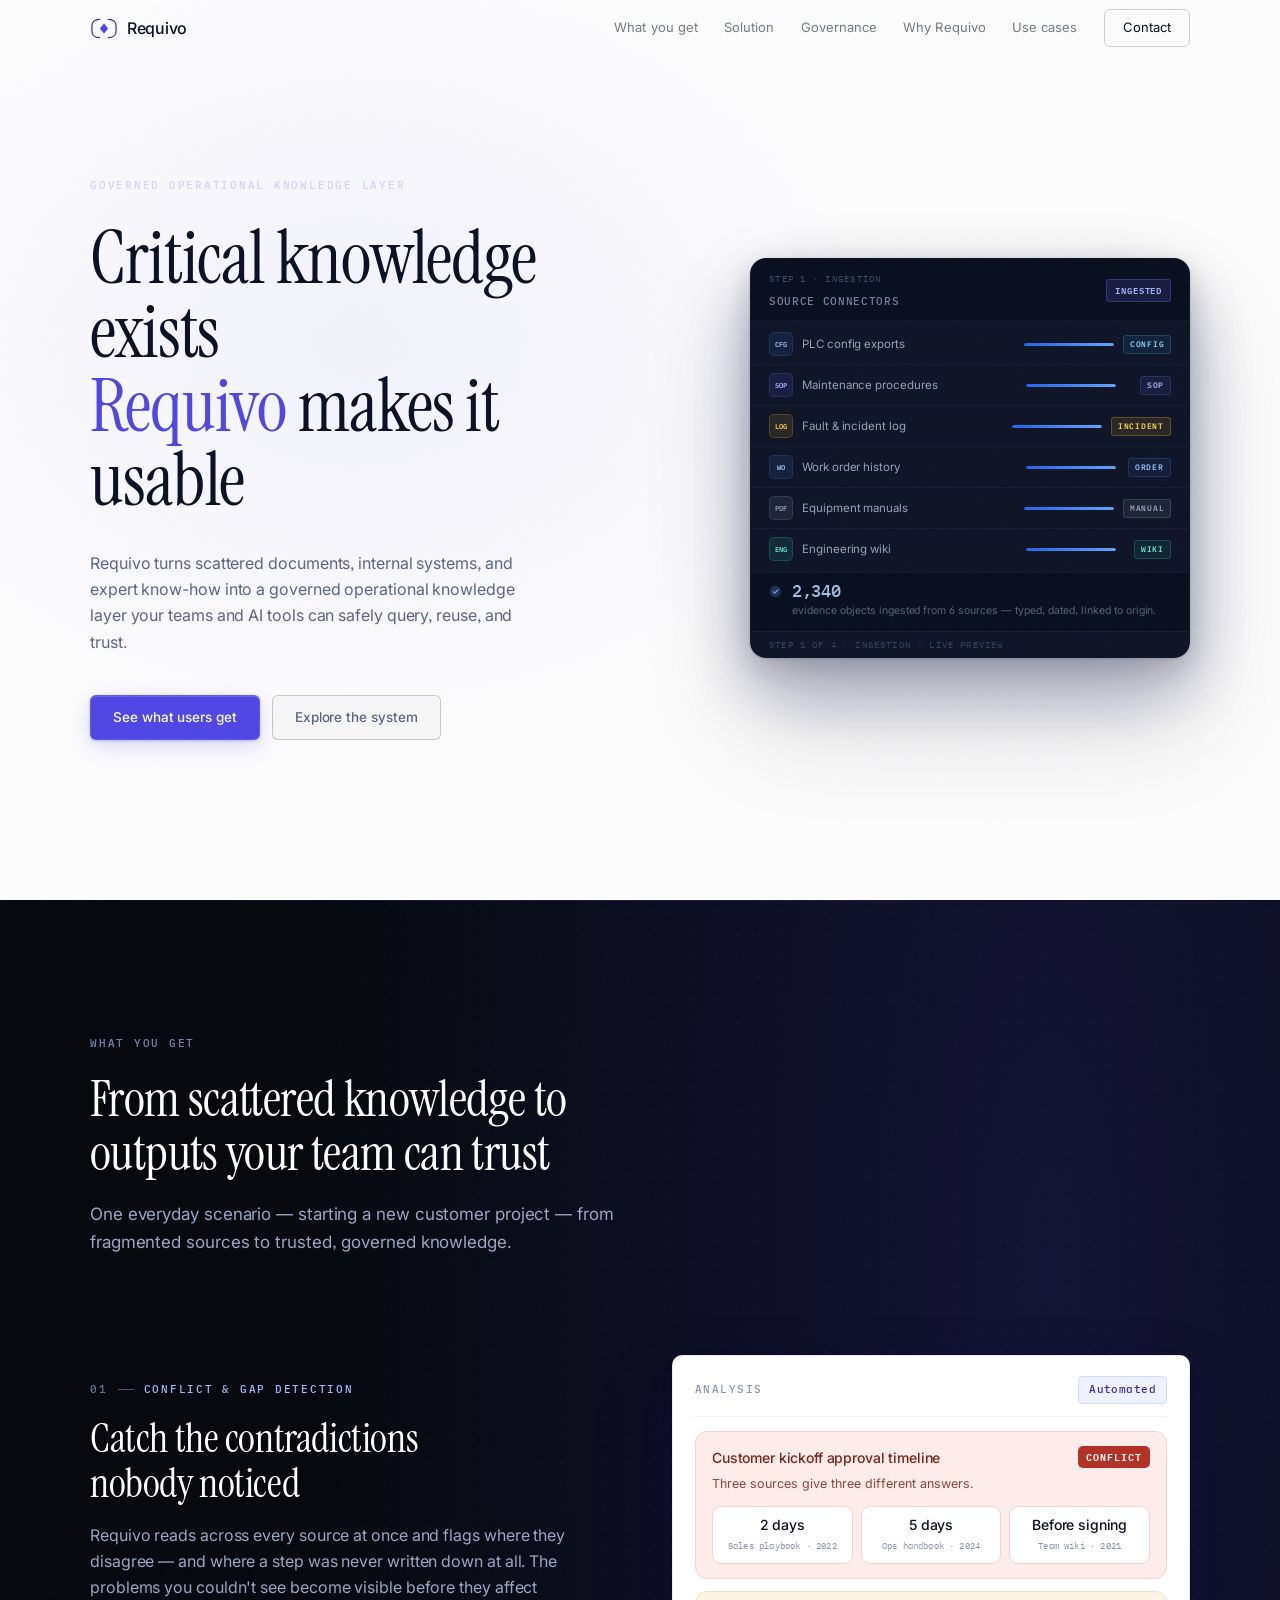
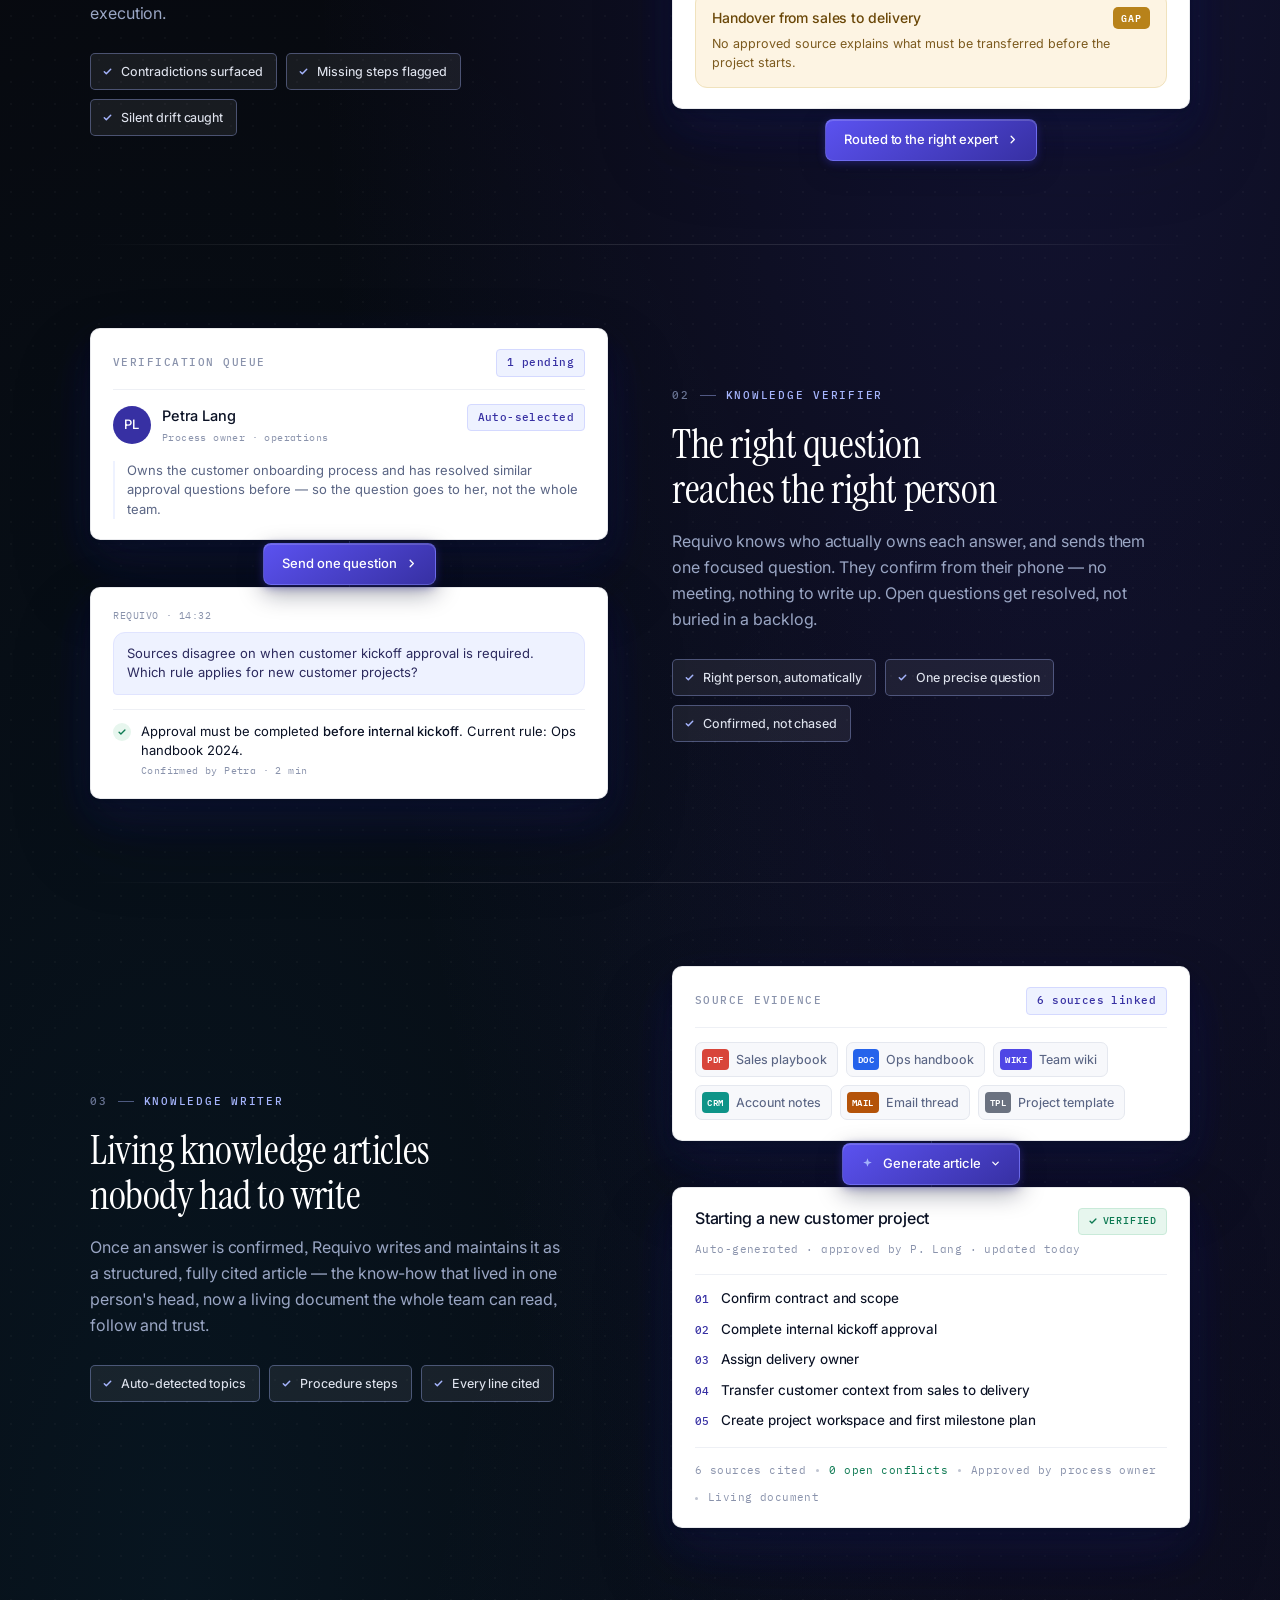
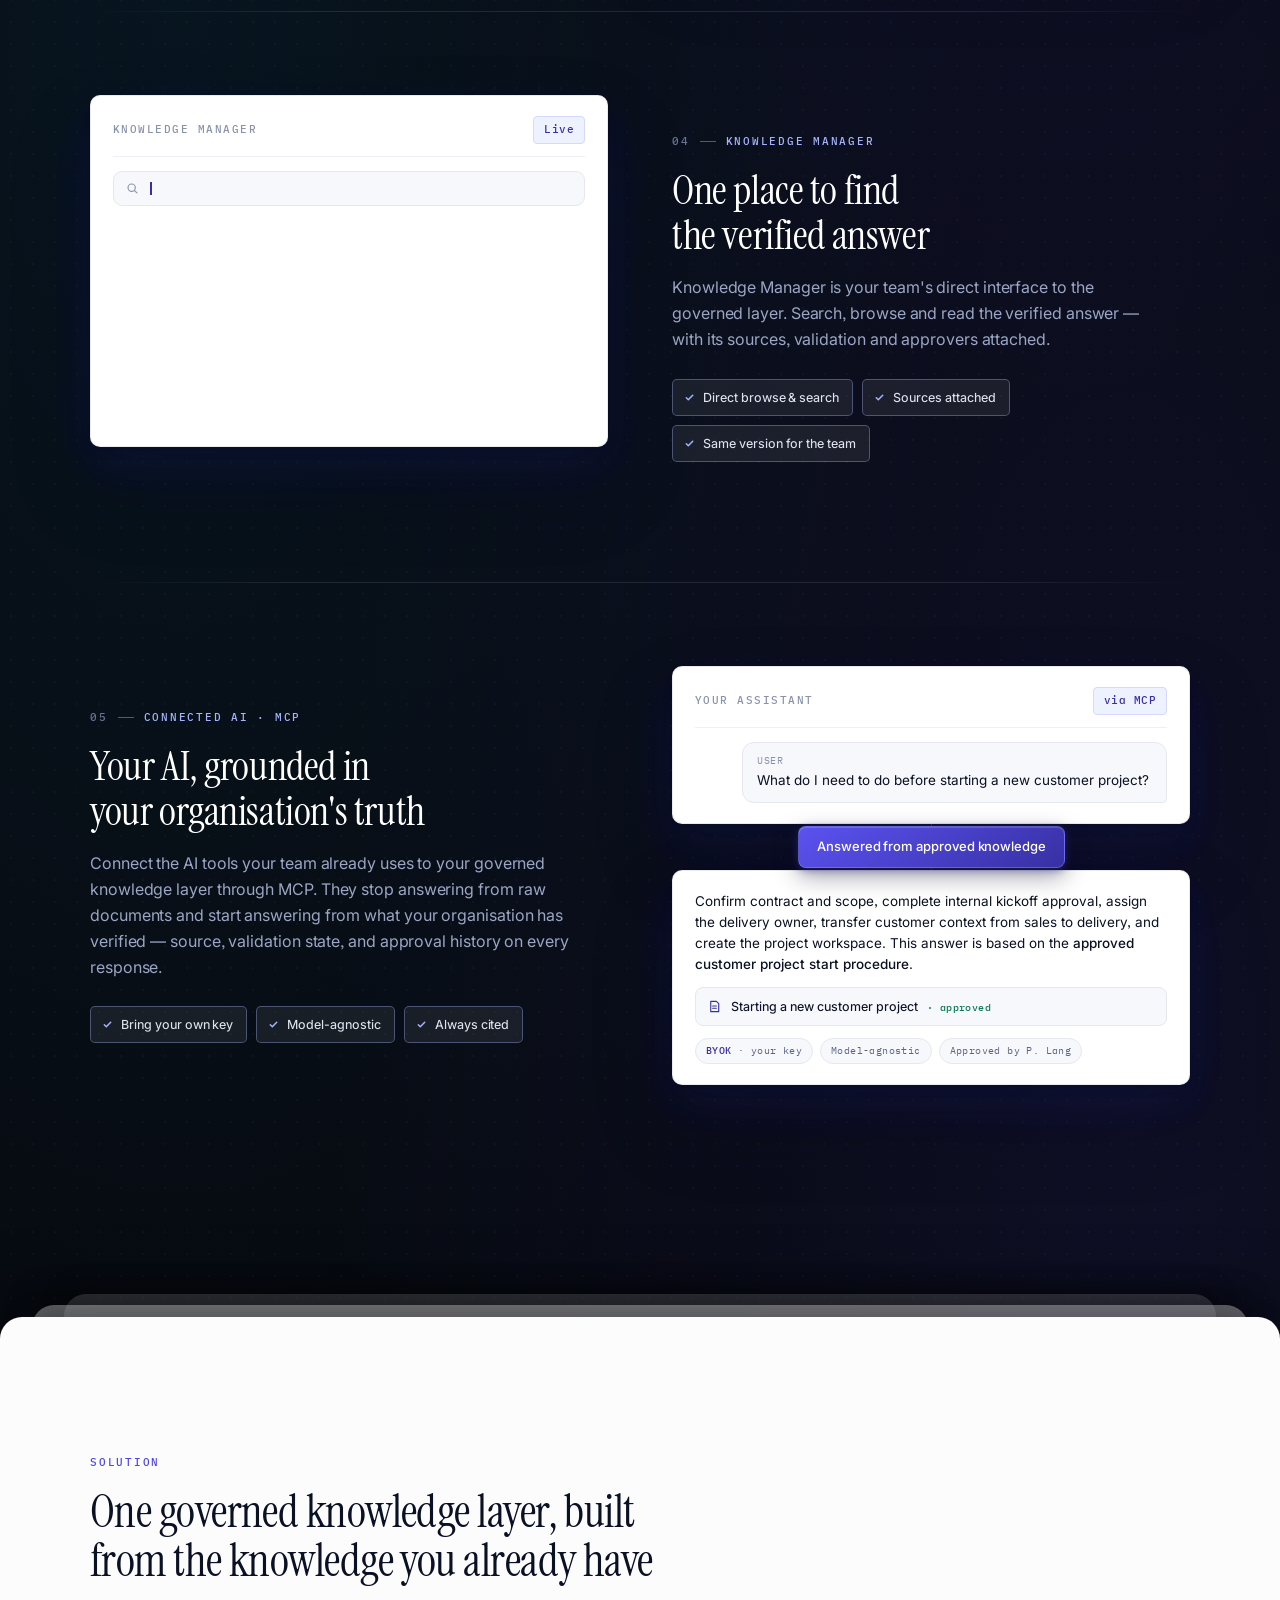
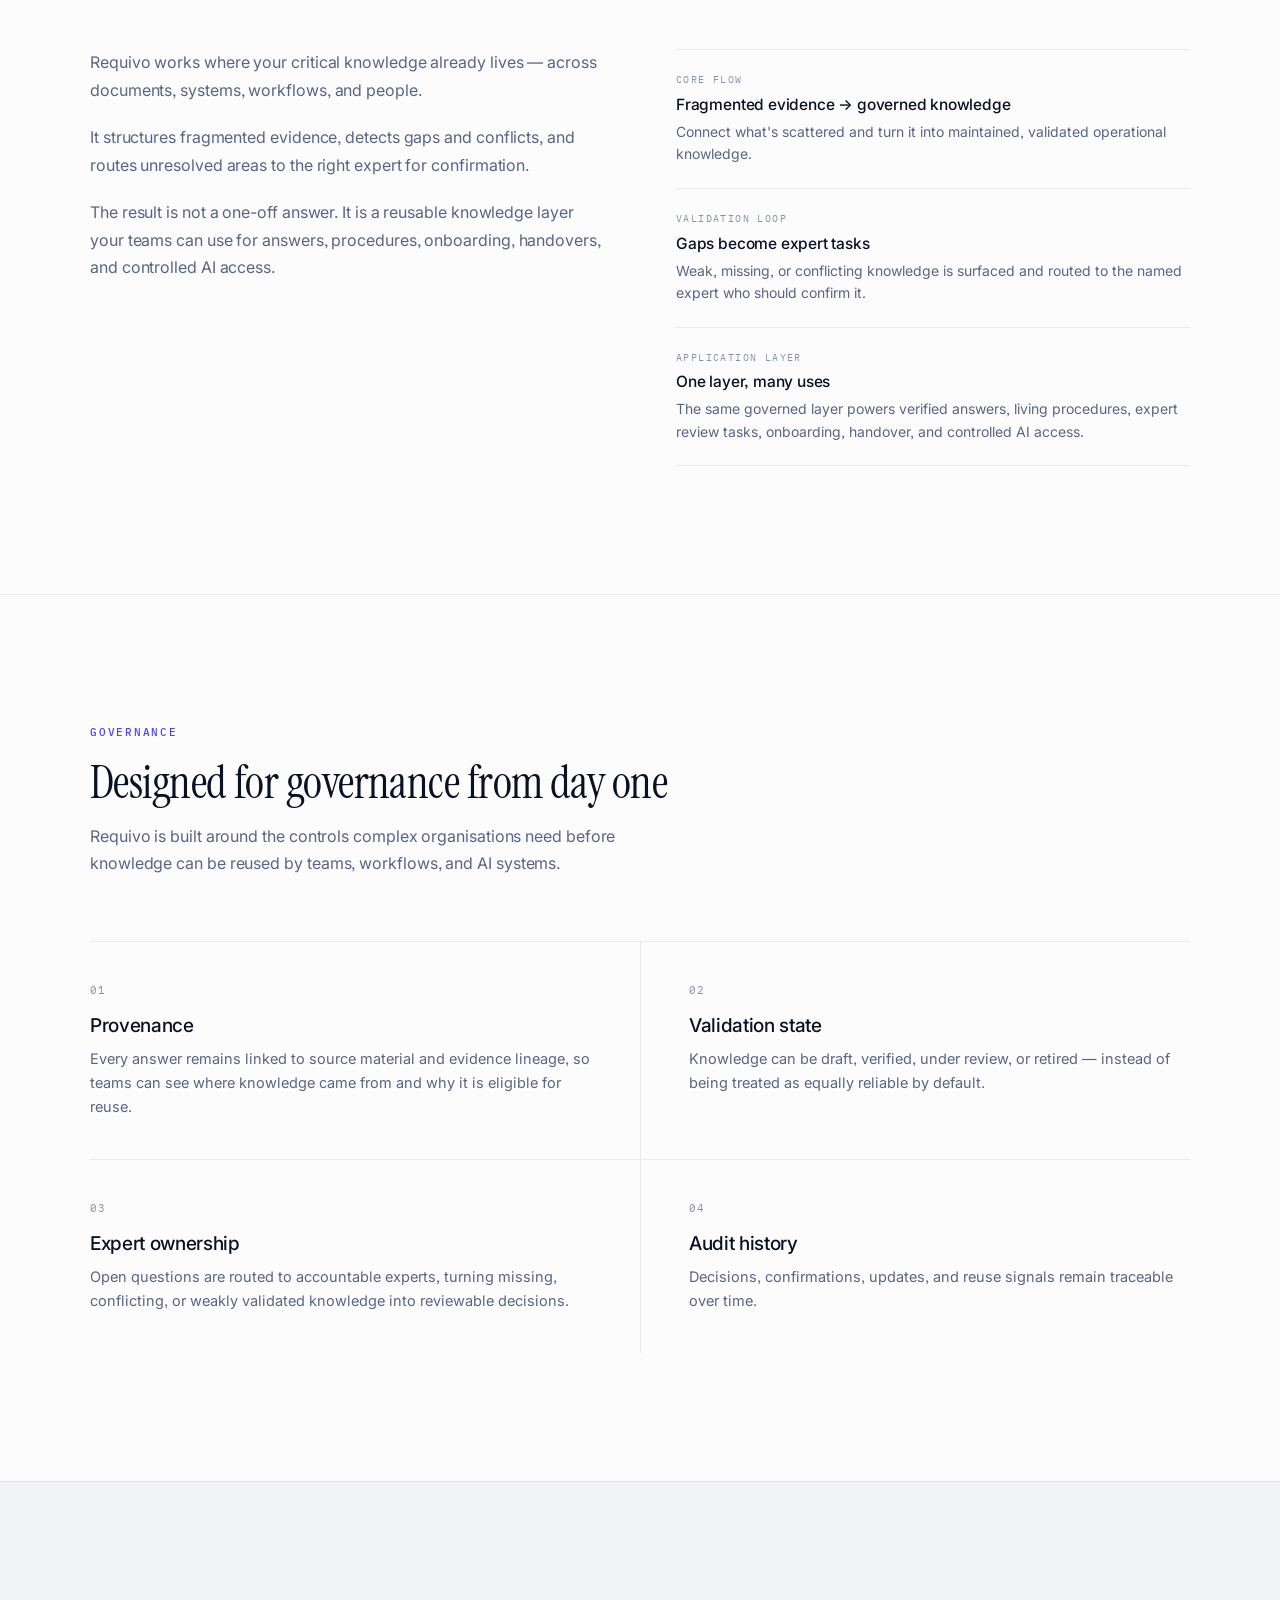
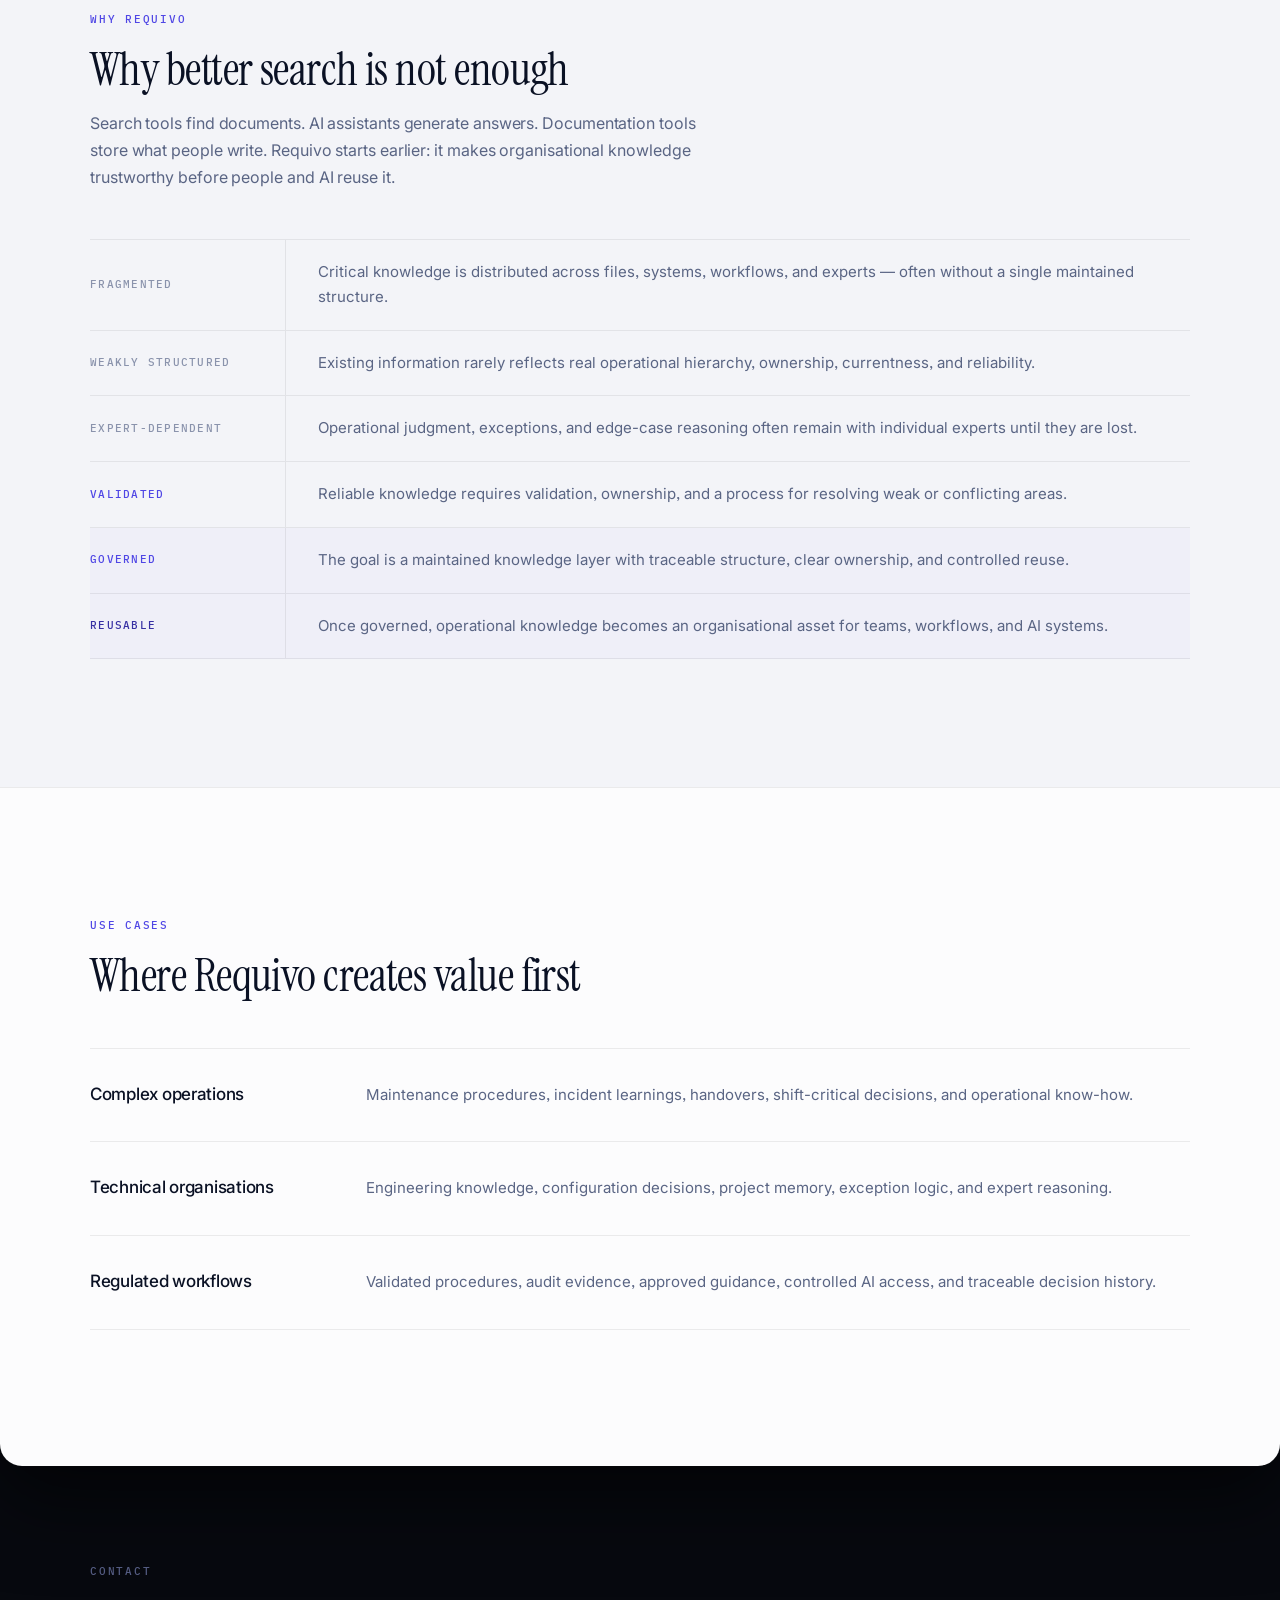
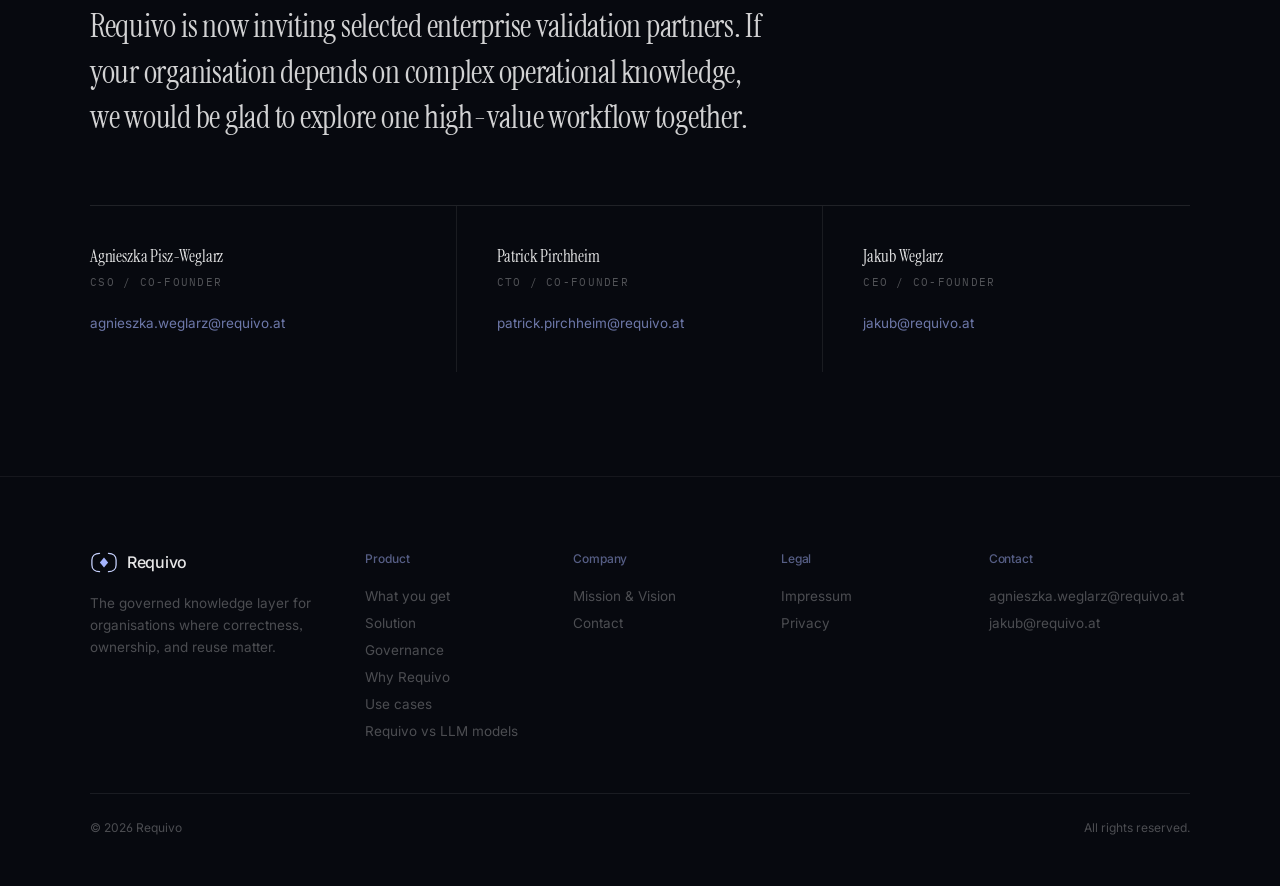
<file: index.html>
<!DOCTYPE html>
<html lang="en">
<head>
<meta charset="UTF-8" />
<meta name="viewport" content="width=device-width, initial-scale=1.0" />
<title>Requivo — Governed operational knowledge for complex organisations</title>
<meta name="description" content="Requivo turns scattered documents, internal systems, and expert know-how into a governed operational knowledge layer your teams and AI tools can safely query, reuse, and trust." />
<meta name="theme-color" content="#07090f" />
<meta name="color-scheme" content="dark" />
<meta property="og:type" content="website" />
<meta property="og:title" content="Requivo — Governed operational knowledge for complex organisations" />
<meta property="og:description" content="Critical knowledge exists. Requivo makes it usable. The governed knowledge layer for organisations where correctness, ownership, and reuse matter." />
<meta property="og:url" content="https://requivo.at" />
<link rel="icon" href="favicon.svg" />
<link rel="preconnect" href="https://fonts.googleapis.com" />
<link rel="preconnect" href="https://fonts.gstatic.com" crossorigin />
<link href="https://fonts.googleapis.com/css2?family=Inter:wght@300;400;450;500;600&family=IBM+Plex+Mono:wght@400;500&family=Instrument+Serif:ital@0;1&display=swap" rel="stylesheet" />
<script>document.documentElement.classList.add('js');</script>
<style>

/* ================================================
   DESIGN TOKENS
   ================================================ */
:root {
  --dark:        #07090f;
  --dark-2:      #0c1225;
  --light:       #fcfcfd;
  --off:         #f7f8fb;
  --text:        #0a1124;
  --text-soft:   #5a6584;
  --text-dim:    #8a93ac;
  --on-dk:       rgba(255,255,255,.90);
  --on-dk-soft:  rgba(255,255,255,.52);
  --on-dk-dim:   rgba(255,255,255,.28);
  --indigo:      #3730a3;
  --brand:       #4f46e5;
  --brand-glow:  rgba(79,70,229,.10);
  --indigo-pale: rgba(165,180,252,.50);
  --line:        rgba(0,0,0,.07);
  --line-dk:     rgba(255,255,255,.08);
  --sans: 'Inter', system-ui, -apple-system, 'Segoe UI', sans-serif;
  --serif: 'Instrument Serif', Georgia, 'Times New Roman', serif;
  --mono: 'IBM Plex Mono', ui-monospace, 'SF Mono', monospace;
  --ease: cubic-bezier(.2,.7,.2,1);
  --max: 1100px;
}

/* ================================================
   RESET
   ================================================ */
*, *::before, *::after { box-sizing: border-box; margin: 0; padding: 0; }
html { scroll-behavior: smooth; color-scheme: dark; }
body::after {
  content: '';
  position: fixed;
  inset: 0;
  z-index: 290;
  pointer-events: none;
  opacity: .026;
  background-image: url("data:image/svg+xml,%3Csvg xmlns='http://www.w3.org/2000/svg' width='160' height='160'%3E%3Cfilter id='n'%3E%3CfeTurbulence type='fractalNoise' baseFrequency='0.78' numOctaves='2' stitchTiles='stitch'/%3E%3C/filter%3E%3Crect width='100%25' height='100%25' filter='url(%23n)'/%3E%3C/svg%3E");
  background-size: 160px 160px;
}
body {
  font-family: var(--sans);
  font-size: 15.5px;
  background: var(--dark);
  /* ink base — the sheet floats above it */
  color: var(--text);
  line-height: 1.68;
  font-weight: 400;
  -webkit-font-smoothing: antialiased;
  -moz-osx-font-smoothing: grayscale;
  text-rendering: optimizeLegibility;
  font-feature-settings: "ss01" 1, "ss03" 1, "kern" 1, "calt" 1;
  overflow-x: hidden;
}
a { text-decoration: none; color: inherit; }
img { display: block; max-width: 100%; }
::selection { background: #c7d2fe; color: #1a1147; }
:focus-visible { outline: 2px solid var(--brand); outline-offset: 3px; border-radius: 3px; }
section[id], div[id].stack { scroll-margin-top: 64px; }
.wrap { width: min(var(--max), calc(100% - 48px)); margin: 0 auto; }

/* ================================================
   NAV
   ================================================ */
#nav {
  position: fixed;
  top: 0; left: 0; right: 0;
  z-index: 300;
  height: 56px;
  border-bottom: 0.5px solid transparent;
  transition:
    background .35s ease,
    border-color .35s ease,
    backdrop-filter .35s ease;
}
#nav.scrolled {
  backdrop-filter: blur(20px) saturate(160%);
  -webkit-backdrop-filter: blur(20px) saturate(160%);
}
#nav[data-theme="dark"].scrolled {
  background: rgba(8,12,26,.92);
  border-bottom-color: rgba(255,255,255,.06);
}
#nav[data-theme="light"].scrolled {
  background: rgba(255,255,255,.92);
  border-bottom-color: rgba(0,0,0,.07);
}
.nav-inner {
  display: flex;
  align-items: center;
  justify-content: space-between;
  height: 56px;
  gap: 24px;
}
.logo {
  display: flex;
  align-items: center;
  gap: 9px;
  font-size: 16px;
  font-weight: 500;
  letter-spacing: -.018em;
  flex-shrink: 0;
  transition: color .25s ease;
}
#nav[data-theme="dark"] .logo { color: var(--on-dk); }
#nav[data-theme="light"] .logo { color: var(--text); }
#nav[data-theme="dark"]  .lm-bracket { stroke: #c7d2fe; }
#nav[data-theme="dark"]  .lm-diamond { fill: #a5b4fc; }
#nav[data-theme="light"] .lm-bracket { stroke: var(--indigo); }
#nav[data-theme="light"] .lm-diamond { fill: var(--brand); }

.nav-links { display: flex; align-items: center; gap: 26px; }
.nav-links a {
  font-size: 13px;
  font-weight: 400;
  letter-spacing: .005em;
  transition: opacity .18s ease;
}
.nav-links a:not(.nav-cta) { opacity: .55; }
.nav-links a:not(.nav-cta):hover,
.nav-links a:not(.nav-cta).active { opacity: 1; }
#nav[data-theme="dark"] .nav-links a:not(.nav-cta) { color: var(--on-dk); }
#nav[data-theme="light"] .nav-links a:not(.nav-cta) { color: var(--text); }

.nav-cta {
  font-size: 13px;
  font-weight: 500;
  padding: 7px 18px;
  border-radius: 6px;
  border: 1px solid;
  opacity: 1 !important;
  transition: background .18s ease, color .18s ease, border-color .18s ease;
}
#nav[data-theme="dark"] .nav-cta {
  color: var(--on-dk);
  border-color: rgba(255,255,255,.22);
}
#nav[data-theme="dark"] .nav-cta:hover {
  background: #fff;
  color: var(--text);
  border-color: #fff;
}
#nav[data-theme="light"] .nav-cta {
  color: var(--text);
  border-color: rgba(0,0,0,.18);
}
#nav[data-theme="light"] .nav-cta:hover {
  background: var(--text);
  color: #fff;
  border-color: var(--text);
}

/* ================================================
   HERO
   ================================================ */
.hero {
  background: var(--light);
  min-height: 100vh;
  display: flex;
  align-items: center;
  padding: 96px 0 80px;
  position: relative;
  overflow: hidden;
  isolation: isolate;
}
.hero::before {
  content: '';
  position: absolute;
  top: 38%; left: 28%;
  transform: translate(-50%, -50%);
  width: 1100px; height: 820px;
  background: radial-gradient(ellipse, rgba(79,70,229,.055) 0%, transparent 66%);
  pointer-events: none;
  z-index: 0;
}
.hero-inner {
  position: relative;
  z-index: 1;
  display: grid;
  grid-template-columns: minmax(0,1fr) minmax(300px,480px);
  gap: clamp(40px,5vw,80px);
  align-items: center;
}
.hero-copy { position: relative; z-index: 3; }
.hero-aside { position: relative; z-index: 1; }
.hero-tag {
  font-family: var(--mono);
  font-size: 11px;
  font-weight: 500;
  letter-spacing: .16em;
  text-transform: uppercase;
  color: var(--indigo-pale);
  display: block;
  margin-bottom: 26px;
}
.hero h1 {
  font-family: var(--serif);
  font-size: clamp(46px, 5.8vw, 76px);
  font-weight: 400;
  line-height: 1.0;
  letter-spacing: -.015em;
  color: var(--text);
  margin-bottom: 32px;
  text-wrap: balance;
}
.hero h1 .accent { color: var(--brand); }

.hero-sub {
  font-size: 16px;
  line-height: 1.65;
  color: var(--text-soft);
  max-width: 460px;
  margin-bottom: 40px;
  letter-spacing: -.005em;
}
.hero-actions { display: flex; align-items: center; gap: 12px; flex-wrap: wrap; }

.btn {
  display: inline-flex;
  align-items: center;
  gap: 7px;
  padding: 10px 22px;
  border-radius: 6px;
  font-size: 13.5px;
  font-weight: 500;
  letter-spacing: -.005em;
  cursor: pointer;
  border: 1px solid transparent;
  transition:
    transform .2s var(--ease),
    box-shadow .2s var(--ease),
    background .18s ease,
    color .18s ease,
    border-color .18s ease;
  white-space: nowrap;
}
.btn-primary {
  background: var(--brand);
  color: #fff;
  border-color: rgba(165,180,252,.2);
  box-shadow: 0 1px 3px rgba(79,70,229,.3), 0 6px 20px rgba(79,70,229,.2), inset 0 1px 0 rgba(255,255,255,.16);
}
.btn-primary:hover {
  transform: translateY(-1px);
  box-shadow: 0 2px 8px rgba(79,70,229,.4), 0 12px 32px rgba(79,70,229,.26), inset 0 1px 0 rgba(255,255,255,.16);
}
.btn-ghost {
  background: rgba(10,17,36,.02);
  color: var(--text-soft);
  border-color: rgba(10,17,36,.20);
}
.btn-ghost:hover { color: var(--text); border-color: rgba(10,17,36,.36); background: rgba(10,17,36,.04); }

.hero-aside { display: flex; justify-content: flex-end; }

/* ================================================
   HERO INGESTION PANEL  (unchanged component)
   ================================================ */
.hi-panel {
  width: 100%;
  max-width: 440px;
  background: rgba(8,14,32,.97);
  border: 0.5px solid rgba(15,28,58,.16);
  border-radius: 16px;
  overflow: hidden;
  box-shadow:
    0 0 0 0.5px rgba(15,28,58,.06),
    0 1px 3px   rgba(10,17,36,.10),
    0 10px 28px rgba(10,17,36,.16),
    0 32px 72px rgba(10,17,36,.22),
    0 60px 110px rgba(10,17,36,.16),
    0 24px 80px rgba(79,70,229,.10);
}
.hi-panel-head {
  display: flex;
  align-items: center;
  justify-content: space-between;
  padding: 12px 18px 10px;
  border-bottom: 0.5px solid rgba(130,170,255,.07);
  background: rgba(4,10,24,.55);
}
.hi-panel-meta { display: flex; flex-direction: column; gap: 2px; }
.hi-panel-step {
  font-family: var(--mono);
  font-size: 9px;
  font-weight: 400;
  letter-spacing: .14em;
  text-transform: uppercase;
  color: rgba(148,192,255,.36);
  margin-bottom: 4px;
}
.hi-panel-label {
  font-family: var(--mono);
  font-size: 11px;
  font-weight: 500;
  letter-spacing: .06em;
  text-transform: uppercase;
  color: rgba(186,215,255,.58);
}
.hi-status {
  font-family: var(--mono);
  font-size: 9px;
  font-weight: 600;
  letter-spacing: .10em;
  text-transform: uppercase;
  padding: 3px 8px;
  border-radius: 3px;
  border: 0.5px solid transparent;
}
.hi-status--ok {
  color: #a5b4fc;
  background: rgba(99,102,241,.16);
  border-color: rgba(99,102,241,.36);
}
#hi-rows { padding: 3px 0; }
.hi-row {
  display: flex;
  align-items: center;
  gap: 9px;
  padding: 8px 18px;
  border-bottom: 0.5px solid rgba(130,170,255,.06);
}
.hi-row:last-child { border-bottom: none; }
.hi-icon {
  flex: none;
  width: 24px; height: 24px;
  border-radius: 5px;
  display: flex;
  align-items: center;
  justify-content: center;
  font-family: var(--mono);
  font-size: 7px;
  font-weight: 600;
  letter-spacing: .04em;
}
.hi-name {
  flex: 1 1 auto;
  min-width: 0;
  font-family: var(--sans);
  font-size: 11.5px;
  font-weight: 400;
  color: rgba(210,228,255,.68);
  letter-spacing: -.005em;
  white-space: nowrap;
  overflow: hidden;
  text-overflow: ellipsis;
}
.hi-bar-wrap {
  flex: none;
  width: 90px; height: 3px;
  background: rgba(148,192,255,.08);
  border-radius: 2px;
  overflow: hidden;
}
.hi-bar-fill {
  height: 100%;
  width: 0%;
  border-radius: 2px;
  background: linear-gradient(90deg, #2563eb 0%, #60a5fa 100%);
}
.hi-pct {
  flex: none;
  min-width: 46px;
  text-align: right;
  font-family: var(--mono);
  font-size: 10px;
  letter-spacing: .02em;
  color: rgba(148,192,255,.35);
  white-space: nowrap;
}
.hi-type-pill {
  display: inline-flex;
  align-items: center;
  font-family: var(--mono);
  font-size: 8px;
  font-weight: 600;
  letter-spacing: .09em;
  text-transform: uppercase;
  padding: 2px 6px;
  border-radius: 3px;
  border: 0.5px solid;
  white-space: nowrap;
  animation: hi-badge-in .26s cubic-bezier(.34,1.56,.64,1) both;
}
@keyframes hi-badge-in {
  from { opacity: 0; transform: scale(.76) translateY(3px); }
  to   { opacity: 1; transform: none; }
}
.hi-footer {
  display: flex;
  align-items: flex-start;
  gap: 10px;
  padding: 10px 18px 12px;
  border-top: 0.5px solid rgba(130,170,255,.07);
  background: rgba(4,10,24,.55);
  opacity: 0;
}
.hi-footer-icon { flex: none; margin-top: 2px; color: #60a5fa; }
.hi-footer-body { display: flex; flex-direction: column; gap: 4px; }
.hi-footer-count {
  font-family: var(--mono);
  font-size: 17px;
  font-weight: 500;
  color: rgba(186,215,255,.88);
  letter-spacing: -.02em;
  line-height: 1;
}
.hi-footer-label {
  font-family: var(--sans);
  font-size: 10.5px;
  color: rgba(186,215,255,.42);
  line-height: 1.4;
  letter-spacing: -.002em;
}
@keyframes hi-status-confirm {
  0%   { opacity: 0; transform: scale(.88); }
  65%  { transform: scale(1.04); }
  100% { opacity: 1; transform: scale(1); }
}
.hi-status--confirmed {
  animation: hi-status-confirm 420ms cubic-bezier(.34,1.56,.64,1) 1 both;
}
.hi-caption {
  padding: 5px 18px;
  border-top: 0.5px solid rgba(130,170,255,.05);
  font-family: var(--mono);
  font-size: 9px;
  letter-spacing: .13em;
  text-transform: uppercase;
  color: rgba(148,192,255,.26);
}

/* Hero bottom line */
.hero-rule {
  height: 1px;
  background: linear-gradient(90deg, transparent 4%, rgba(79,70,229,.30) 38%, rgba(79,70,229,.30) 62%, transparent 96%);
}

/* ================================================
   WHAT YOU GET (rqw-suite — preserved exactly)
   ================================================ */
.rqw-suite {
  --rqw-sans: 'Inter', system-ui, -apple-system, 'Segoe UI', sans-serif;
  --rqw-mono: 'IBM Plex Mono', ui-monospace, 'SF Mono', monospace;
  --rqw-bg-deep: #07090f;
  --rqw-indigo: #3730a3;
  --rqw-indigo-mid: #4f46e5;
  --rqw-indigo-on-dark: #a5b4fc;
  --rqw-indigo-pale: #eef2ff;
  --rqw-card: #ffffff;
  --rqw-card-2: #f7f8fb;
  --rqw-line: #e5e8ef;
  --rqw-line-soft: #eef0f5;
  --rqw-text: #0a1124;
  --rqw-text-soft: #5a6584;
  --rqw-text-dim: #8a93ac;
  --rqw-on-dark: #e8ecf7;
  --rqw-on-dark-soft: #9aa6c4;
  --rqw-on-dark-dim: #6a7595;
  --rqw-ok: #0e7a53;
  --rqw-ok-bg: #e7f6ee;
  --rqw-ok-line: #c9ead9;
  --rqw-red: #b23227;
  --rqw-red-bg: #fdecea;
  --rqw-red-line: #f4d2cd;
  --rqw-amber-bg: #fdf4e3;
  --rqw-amber-line: #f0e2bd;
  --rqw-ease: cubic-bezier(.2,.7,.2,1);
  position: relative;
  overflow: hidden;
  background: var(--rqw-bg-deep);
  padding: 128px 0 220px;
  font-family: var(--rqw-sans);
  -webkit-font-smoothing: antialiased;
  -moz-osx-font-smoothing: grayscale;
}
.rqw-suite::before {
  content: '';
  position: absolute;
  inset: 0;
  background:
    radial-gradient(circle, rgba(255,255,255,.028) 1px, transparent 1px),
    radial-gradient(ellipse at 82% 10%,  rgba(79,70,229,.18)  0%, transparent 50%),
    radial-gradient(ellipse at 14% 62%,  rgba(14,165,233,.08) 0%, transparent 52%),
    radial-gradient(ellipse at 88% 92%,  rgba(79,70,229,.10)  0%, transparent 50%);
  background-size: 22px 22px, 100% 100%, 100% 100%, 100% 100%;
  pointer-events: none;
}
.rqw-inner {
  position: relative;
  z-index: 1;
  width: min(1100px, calc(100% - 48px));
  margin: 0 auto;
}
.rqw-head { max-width: 720px; margin: 0 0 16px; }
.rqw-head .rqw-eyebrow {
  display: inline-block;
  font-family: var(--rqw-mono);
  font-size: 11px;
  font-weight: 500;
  letter-spacing: .16em;
  text-transform: uppercase;
  color: var(--rqw-indigo-on-dark);
  margin-bottom: 20px;
  opacity: .7;
}
.rqw-head h2 {
  margin: 0 0 20px;
  font-family: var(--serif);
  font-size: clamp(34px, 4vw, 54px);
  font-weight: 400;
  line-height: 1.05;
  letter-spacing: -.012em;
  color: #fff;
  text-wrap: balance;
}
.rqw-head p {
  margin: 0;
  font-size: 17px;
  line-height: 1.65;
  font-weight: 400;
  letter-spacing: -.005em;
  color: var(--rqw-on-dark-soft);
  max-width: 600px;
}
.rqw-row {
  display: grid;
  grid-template-columns: 1fr 1fr;
  gap: clamp(40px,5vw,84px);
  align-items: center;
  padding: clamp(60px,6.5vw,88px) 0;
}
.rqw-row + .rqw-row {
  border-top: 1px solid transparent;
  border-image: linear-gradient(90deg, transparent 0%, rgba(255,255,255,.10) 20%, rgba(255,255,255,.10) 80%, transparent 100%) 1;
}
.rqw-row--flip .rqw-copy { order: 1; }
.rqw-copy { max-width: 480px; }
.rqw-fragment { position: relative; width: 100%; max-width: 520px; justify-self: end; }
.rqw-row--flip .rqw-fragment { justify-self: start; }
.rqw-mark {
  display: flex;
  align-items: center;
  gap: 10px;
  margin-bottom: 18px;
  font-family: var(--rqw-mono);
  font-size: 11px;
  font-weight: 500;
  letter-spacing: .16em;
  text-transform: uppercase;
  color: var(--rqw-indigo-on-dark);
}
.rqw-mark-ord { flex: none; color: var(--rqw-on-dark-dim); }
.rqw-mark-rule { flex: none; width: 16px; height: 1px; background: rgba(165,180,252,.45); }
.rqw-mark-label { flex: none; }
.rqw-title {
  font-family: var(--serif);
  font-size: clamp(27px,3.2vw,42px);
  font-weight: 400;
  line-height: 1.08;
  letter-spacing: -.010em;
  color: #fff;
  margin: 0 0 18px;
  text-wrap: balance;
}
.rqw-sub {
  font-size: 16px;
  line-height: 1.62;
  font-weight: 400;
  letter-spacing: -.005em;
  color: var(--rqw-on-dark-soft);
  margin: 0 0 26px;
}
.rqw-meta { display: flex; flex-wrap: wrap; gap: 9px; }
.rqw-meta-pill {
  display: inline-flex; align-items: center; gap: 8px;
  font-family: var(--rqw-sans); font-size: 12.5px; font-weight: 450; letter-spacing: -.003em;
  color: rgba(232,236,247,.96);
  background: rgba(255,255,255,.07);
  border: 1px solid rgba(165,180,252,.36);
  border-radius: 5px; padding: 7px 13px 7px 11px;
  backdrop-filter: blur(8px);
}
.rqw-meta-pill svg { display: block; color: var(--rqw-indigo-on-dark); flex: none; }
.rqw-card {
  background: var(--rqw-card);
  border: 0.5px solid rgba(15,28,58,.09);
  border-radius: 10px;
  box-shadow:
    0 0 0 0.5px rgba(15,28,58,.06),
    0 1px 3px   rgba(8,14,38,.14),
    0 4px 10px  rgba(8,14,38,.18),
    0 16px 40px rgba(8,14,38,.36),
    0 40px 80px rgba(8,14,38,.22),
    0 18px 52px rgba(79,70,229,.14);
}
.rqw-card-pad { padding: 20px 22px; }
.rqw-card-head {
  display: flex;
  align-items: center;
  justify-content: space-between;
  padding-bottom: 12px;
  margin-bottom: 14px;
  border-bottom: 0.5px solid var(--rqw-line-soft);
}
.rqw-card-head h4 {
  margin: 0;
  font-family: var(--rqw-mono);
  font-size: 10.5px;
  font-weight: 500;
  letter-spacing: .14em;
  text-transform: uppercase;
  color: var(--rqw-text-dim);
}
.rqw-pill-soft {
  font-family: var(--rqw-mono);
  font-size: 10.5px;
  font-weight: 500;
  letter-spacing: .04em;
  color: var(--rqw-indigo);
  background: var(--rqw-indigo-pale);
  border: 0.5px solid #d4d9ff;
  border-radius: 4px;
  padding: 4px 10px;
}
.rqw-flow {
  position: relative;
  height: 46px;
  display: flex;
  align-items: center;
  justify-content: center;
}
.rqw-flow--solo { height: auto; margin-top: -8px; padding-top: 18px; }
.rqw-thread {
  position: absolute;
  top: 0; bottom: 0;
  left: 50%;
  width: 0;
  border-left: 1px solid rgba(165,180,252,.20);
  transform: translateX(-50%);
  transform-origin: top center;
}
.rqw-verb {
  position: relative; z-index: 2;
  display: inline-flex; align-items: center; gap: 9px;
  font-family: var(--rqw-sans); font-size: 13px; font-weight: 500; letter-spacing: -.005em;
  color: #fff;
  background: linear-gradient(145deg, #5b52f0 0%, #3730a3 100%);
  border: 1px solid rgba(165,180,252,.28);
  border-radius: 8px; padding: 9px 18px;
  box-shadow: 0 2px 8px rgba(55,48,163,.52), 0 8px 24px rgba(8,14,38,.38), inset 0 1px 0 rgba(255,255,255,.16);
  transition: box-shadow .28s var(--rqw-ease), transform .22s var(--rqw-ease);
}
.rqw-verb:hover {
  box-shadow: 0 4px 16px rgba(55,48,163,.62), 0 14px 36px rgba(8,14,38,.44), inset 0 1px 0 rgba(255,255,255,.16);
  transform: translateY(-1px);
}
.rqw-verb svg { display: block; }
.rqw-verb .rqw-spark { color: var(--rqw-indigo-on-dark); }
.rqw-chips { display: flex; flex-wrap: wrap; gap: 8px; }
.rqw-chip {
  display: inline-flex; align-items: center; gap: 7px;
  font-family: var(--rqw-sans); font-size: 12.5px; font-weight: 450;
  color: var(--rqw-text-soft);
  background: var(--rqw-card-2);
  border: 1px solid var(--rqw-line);
  border-radius: 7px; padding: 6px 10px 6px 6px;
}
.rqw-chip b {
  font-family: var(--rqw-mono); font-size: 9px; font-weight: 600; letter-spacing: .06em;
  color: #fff; background: var(--rqw-text-dim); border-radius: 4px; padding: 3px 5px;
}
.rqw-chip[data-t="pdf"]  b { background: #d8453a; }
.rqw-chip[data-t="doc"]  b { background: #2563eb; }
.rqw-chip[data-t="wiki"] b { background: #4f46e5; }
.rqw-chip[data-t="crm"]  b { background: #0e9488; }
.rqw-chip[data-t="mail"] b { background: #b45309; }
.rqw-chip[data-t="tpl"]  b { background: #6b7280; }
.rqw-badge {
  flex: none;
  display: inline-flex; align-items: center; gap: 5px;
  font-family: var(--rqw-mono); font-size: 10px; font-weight: 500; letter-spacing: .08em; text-transform: uppercase;
  padding: 4px 9px; border-radius: 4px;
}
.rqw-badge svg { display: block; }
.rqw-badge--ok   { color: var(--rqw-ok);   background: var(--rqw-ok-bg);   border: 1px solid var(--rqw-ok-line); }
.rqw-badge--review { color: #8a5d0f; background: var(--rqw-amber-bg); border: 1px solid var(--rqw-amber-line); }
.rqw-cites { display: flex; flex-wrap: wrap; gap: 6px; }
.rqw-cite {
  font-family: var(--rqw-mono); font-size: 10px; font-weight: 400; letter-spacing: .02em;
  color: var(--rqw-indigo); background: var(--rqw-indigo-pale);
  border: 1px solid #e3e7ff; border-radius: 5px; padding: 3px 7px;
}
.rqw-finding {
  border-radius: 12px; padding: 14px 16px; margin-bottom: 12px; border: 1px solid;
}
.rqw-finding:last-child { margin-bottom: 0; }
.rqw-finding--conflict { background: var(--rqw-red-bg); border-color: var(--rqw-red-line); }
.rqw-finding--gap      { background: var(--rqw-amber-bg); border-color: var(--rqw-amber-line); }
.rqw-finding-head { display: flex; align-items: center; justify-content: space-between; gap: 10px; margin-bottom: 6px; }
.rqw-finding-label { font-family: var(--rqw-sans); font-size: 14px; font-weight: 500; letter-spacing: -.01em; }
.rqw-finding--conflict .rqw-finding-label { color: #7a241c; }
.rqw-finding--gap      .rqw-finding-label { color: #6a4708; }
.rqw-finding-desc { margin: 0; font-size: 12.5px; line-height: 1.5; }
.rqw-finding--conflict .rqw-finding-desc { color: #944238; }
.rqw-finding--gap      .rqw-finding-desc { color: #7c5a1e; }
.rqw-tag { flex: none; font-family: var(--rqw-mono); font-size: 9.5px; font-weight: 600; letter-spacing: .1em; text-transform: uppercase; padding: 3px 8px; border-radius: 5px; }
.rqw-tag--conflict { color: #fff; background: var(--rqw-red); }
.rqw-tag--gap      { color: #fff; background: #b8821a; }
.rqw-vals { display: flex; gap: 8px; margin-top: 12px; }
.rqw-val { flex: 1 1 0; min-width: 0; background: #fff; border: 1px solid var(--rqw-red-line); border-radius: 9px; padding: 10px 6px; text-align: center; }
.rqw-val-n { display: block; font-family: var(--rqw-sans); font-size: 14px; font-weight: 500; letter-spacing: -.01em; color: var(--rqw-text); line-height: 1.2; }
.rqw-val-src { display: block; margin-top: 4px; font-family: var(--rqw-mono); font-size: 9px; letter-spacing: .02em; color: var(--rqw-text-dim); }
.rqw-person-top { display: flex; align-items: flex-start; justify-content: space-between; gap: 12px; }
.rqw-person-id { display: flex; align-items: center; gap: 11px; }
.rqw-avatar { flex: none; width: 38px; height: 38px; border-radius: 50%; background: var(--rqw-indigo); color: #fff; display: flex; align-items: center; justify-content: center; font-family: var(--rqw-sans); font-size: 13px; font-weight: 500; letter-spacing: .02em; }
.rqw-person-name { font-size: 14.5px; font-weight: 500; letter-spacing: -.01em; color: var(--rqw-text); }
.rqw-person-role { font-family: var(--rqw-mono); font-size: 10px; letter-spacing: .04em; color: var(--rqw-text-dim); margin-top: 2px; }
.rqw-person-note { margin: 14px 0 0; padding-left: 12px; border-left: 2px solid var(--rqw-indigo-pale); font-size: 13px; line-height: 1.5; color: var(--rqw-text-soft); }
.rqw-msg { background: var(--rqw-indigo-pale); border: 1px solid #e0e4ff; border-radius: 12px 12px 12px 4px; padding: 11px 13px; font-size: 13px; line-height: 1.5; color: #2c2a5e; }
.rqw-msg-meta { font-family: var(--rqw-mono); font-size: 9.5px; letter-spacing: .06em; color: var(--rqw-text-dim); margin-bottom: 8px; }
.rqw-confirm { display: flex; align-items: flex-start; gap: 10px; margin-top: 14px; padding-top: 12px; border-top: 1px solid var(--rqw-line-soft); font-size: 13px; line-height: 1.45; color: var(--rqw-text); }
.rqw-confirm .rqw-check { flex: none; width: 18px; height: 18px; border-radius: 50%; background: var(--rqw-ok-bg); color: var(--rqw-ok); display: flex; align-items: center; justify-content: center; margin-top: 1px; }
.rqw-confirm-body b { font-weight: 500; }
.rqw-confirm-meta { display: block; margin-top: 4px; font-family: var(--rqw-mono); font-size: 10px; letter-spacing: .04em; color: var(--rqw-text-dim); }
.rqw-article-head { display: flex; align-items: flex-start; justify-content: space-between; gap: 12px; }
.rqw-article-head h3 { margin: 0; font-family: var(--rqw-sans); font-size: 16px; font-weight: 500; letter-spacing: -.014em; line-height: 1.3; color: var(--rqw-text); }
.rqw-article-meta { font-family: var(--rqw-mono); font-size: 10.5px; letter-spacing: .04em; color: var(--rqw-text-dim); margin: 6px 0 16px; }
.rqw-rule { height: 1px; background: var(--rqw-line-soft); margin: 0 0 14px; }
.rqw-step { margin-bottom: 11px; }
.rqw-step:last-of-type { margin-bottom: 0; }
.rqw-step-head { display: flex; align-items: baseline; gap: 10px; }
.rqw-step-n { flex: none; font-family: var(--rqw-mono); font-size: 11px; font-weight: 500; color: var(--rqw-indigo); width: 16px; }
.rqw-step-title { font-size: 13.5px; font-weight: 450; letter-spacing: -.01em; color: var(--rqw-text); line-height: 1.4; }
.rqw-foot { display: flex; align-items: center; gap: 10px; flex-wrap: wrap; margin-top: 16px; padding-top: 14px; border-top: 1px solid var(--rqw-line-soft); font-family: var(--rqw-mono); font-size: 10.5px; letter-spacing: .04em; color: var(--rqw-text-dim); }
.rqw-foot i { width: 3px; height: 3px; border-radius: 50%; background: var(--rqw-text-dim); opacity: .55; }
.rqw-foot .rqw-foot-ok { color: var(--rqw-ok); }
.rqw-search { display: flex; align-items: center; gap: 10px; background: var(--rqw-card-2); border: 1px solid var(--rqw-line); border-radius: 9px; padding: 10px 12px; margin-bottom: 14px; transition: border-color .22s ease, box-shadow .22s ease; }
.rqw-search.rqw-search--typing { border-color: rgba(79,70,229,.40); box-shadow: 0 0 0 3px rgba(79,70,229,.08); }
.rqw-search-icon { color: var(--rqw-text-dim); display: flex; flex: none; }
.rqw-search-field { flex: 1 1 auto; min-width: 0; display: flex; align-items: center; }
.rqw-search-q { font-family: var(--rqw-sans); font-size: 13px; font-weight: 450; letter-spacing: -.005em; color: var(--rqw-text); }
.rqw-search-cursor { display: inline-block; width: 1.5px; height: 13px; background: var(--rqw-indigo); margin-left: 1px; flex: none; vertical-align: middle; animation: rqw-blink 1.1s steps(1) infinite; }
@keyframes rqw-blink { 0%, 50% { opacity: 1; } 50.01%, 100% { opacity: 0; } }
.rqw-results-meta { font-family: var(--rqw-mono); font-size: 10px; letter-spacing: .08em; text-transform: uppercase; color: var(--rqw-text-dim); margin-bottom: 4px; }
.rqw-result { display: flex; align-items: center; justify-content: space-between; gap: 12px; padding: 11px 0; border-top: 1px solid var(--rqw-line-soft); cursor: pointer; }
.rqw-result:last-of-type { padding-bottom: 0; }
.rqw-result-main { display: flex; flex-direction: column; gap: 3px; min-width: 0; }
.rqw-result-title { font-family: var(--rqw-sans); font-size: 13.5px; font-weight: 450; letter-spacing: -.008em; color: var(--rqw-text); transition: color .18s ease; }
.rqw-result:hover .rqw-result-title { color: var(--rqw-indigo); }
.rqw-result-meta { font-family: var(--rqw-mono); font-size: 10px; letter-spacing: .04em; color: var(--rqw-text-dim); }
.js #rqw-km-row .rqw-results-meta { opacity: 0; }
.js #rqw-km-row .rqw-result { opacity: 0; transform: translateX(8px); }
.js #rqw-km-row .rqw-flow--solo { opacity: 0; transform: translateY(6px); }
.rqw-ask { align-self: flex-end; max-width: 90%; margin-left: auto; background: var(--rqw-card-2); border: 1px solid var(--rqw-line); border-radius: 12px 12px 4px 12px; padding: 11px 14px; font-size: 13.5px; line-height: 1.45; color: var(--rqw-text); }
.rqw-ask-from { display: block; margin-bottom: 4px; font-family: var(--rqw-mono); font-size: 9.5px; letter-spacing: .06em; color: var(--rqw-text-dim); }
.rqw-answer-body { font-size: 13.5px; line-height: 1.55; color: var(--rqw-text); margin: 0 0 12px; }
.rqw-answer-body b { font-weight: 500; }
.rqw-source { display: flex; align-items: center; gap: 9px; background: var(--rqw-card-2); border: 1px solid var(--rqw-line); border-radius: 8px; padding: 8px 11px; margin-bottom: 12px; }
.rqw-source-icon { flex: none; color: var(--rqw-indigo); display: flex; }
.rqw-source-name { font-size: 12.5px; font-weight: 450; color: var(--rqw-text); }
.rqw-source-name span { color: var(--rqw-ok); font-family: var(--rqw-mono); font-size: 10px; letter-spacing: .04em; margin-left: 6px; }
.rqw-tags { display: flex; flex-wrap: wrap; gap: 7px; }
.rqw-tag-mono { font-family: var(--rqw-mono); font-size: 10px; letter-spacing: .04em; color: var(--rqw-text-soft); background: var(--rqw-card-2); border: 1px solid var(--rqw-line); border-radius: 100px; padding: 4px 10px; }
.rqw-tag-mono b { color: var(--rqw-indigo); font-weight: 500; }

/* WYG scroll-in */
@media (prefers-reduced-motion: no-preference) {
  .rqw-suite.rqw-anim .rqw-copy,
  .rqw-suite.rqw-anim .rqw-fragment .rqw-card,
  .rqw-suite.rqw-anim .rqw-fragment .rqw-verb,
  .rqw-suite.rqw-anim .rqw-fragment .rqw-thread { will-change: opacity, transform; }
  .rqw-suite.rqw-anim .rqw-copy { opacity: 0; transform: translateY(20px); transition: opacity .75s var(--rqw-ease), transform .75s var(--rqw-ease); }
  .rqw-suite.rqw-anim .rqw-fragment .rqw-card { opacity: 0; transform: translateY(22px); transition: opacity .75s var(--rqw-ease), transform .75s var(--rqw-ease); }
  .rqw-suite.rqw-anim .rqw-fragment .rqw-card:nth-of-type(2) { transition-delay: .42s; }
  .rqw-suite.rqw-anim .rqw-fragment .rqw-thread { transform: translateX(-50%) scaleY(0); transition: transform .5s var(--rqw-ease) .22s; }
  .rqw-suite.rqw-anim .rqw-fragment .rqw-verb { opacity: 0; transform: scale(.9); transition: opacity .45s var(--rqw-ease) .34s, transform .45s var(--rqw-ease) .34s, box-shadow .6s var(--rqw-ease); }
  .rqw-suite.rqw-anim .rqw-row.rqw-in .rqw-copy { opacity: 1; transform: none; transition-delay: .04s; }
  .rqw-suite.rqw-anim .rqw-row.rqw-in .rqw-fragment .rqw-card { opacity: 1; transform: none; }
  .rqw-suite.rqw-anim .rqw-row.rqw-in .rqw-fragment .rqw-thread { transform: translateX(-50%) scaleY(1); }
  .rqw-suite.rqw-anim .rqw-row.rqw-in .rqw-fragment .rqw-verb { opacity: 1; transform: none; animation: rqw-verb-glow .9s var(--rqw-ease) .42s 1; }
  .rqw-suite.rqw-anim #rqw-km-row .rqw-fragment .rqw-card { opacity: 0; transform: translateY(22px); transition: opacity .75s var(--rqw-ease), transform .75s var(--rqw-ease); }
  .rqw-suite.rqw-anim #rqw-km-row.rqw-in .rqw-fragment .rqw-card { opacity: 1; transform: none; }
  @keyframes rqw-verb-glow {
    0%   { box-shadow: 0 2px 8px rgba(55,48,163,.52), 0 8px 24px rgba(8,14,38,.38), inset 0 1px 0 rgba(255,255,255,.16), 0 0 0 0   rgba(165,180,252,.58); }
    55%  { box-shadow: 0 2px 8px rgba(55,48,163,.52), 0 8px 24px rgba(8,14,38,.38), inset 0 1px 0 rgba(255,255,255,.16), 0 0 0 13px rgba(165,180,252,0); }
    100% { box-shadow: 0 2px 8px rgba(55,48,163,.52), 0 8px 24px rgba(8,14,38,.38), inset 0 1px 0 rgba(255,255,255,.16), 0 0 0 0   rgba(165,180,252,0); }
  }
  .rqw-card { transition: transform .35s var(--rqw-ease), box-shadow .35s var(--rqw-ease); }
  .rqw-fragment:hover .rqw-card:last-child { transform: translateY(-2px); box-shadow: 0 0 0 0.5px rgba(15,28,58,.08), 0 2px 6px rgba(8,14,38,.18), 0 8px 18px rgba(8,14,38,.24), 0 24px 56px rgba(8,14,38,.42), 0 50px 100px rgba(8,14,38,.26), 0 22px 64px rgba(79,70,229,.20); }
}


/* ================================================
   DEPTH STACK — the signature
   The light middle of the page is a physical sheet
   floating above the ink, with sheets peeking
   behind its edges. The page is built from layers.
   ================================================ */
.stack {
  position: relative;
  z-index: 5;
  margin-top: -72px;
}
.stack-edge {
  position: absolute;
  height: 30px;
  pointer-events: none;
}
.stack-edge--1 { top: -12px; left: 2.5%; right: 2.5%; background: rgba(252,252,253,.46); border-radius: 22px 22px 0 0;
  box-shadow: 0 -10px 30px rgba(0,0,0,.30); }
.stack-edge--2 { top: -23px; left: 5%;   right: 5%;   background: rgba(252,252,253,.20); border-radius: 22px 22px 0 0;
  box-shadow: 0 -8px 24px rgba(0,0,0,.22); }
.stack-edge--b1,
.stack-edge--b2 { display: none; }
.sheet {
  position: relative;
  background: var(--light);
  border-radius: 22px;
  overflow: hidden;
  box-shadow:
    0 -22px 64px rgba(0,0,0,.42),
    0  36px 80px rgba(0,0,0,.52),
    0 0 0 0.5px rgba(255,255,255,.05);
}
/* Smooth gradient fade from sheet bottom into ink */
.sheet::after {
  content: '';
  position: absolute;
  bottom: 0; left: 0; right: 0;
  height: 0; /* hidden — just ensures bottom edge is sharp */
  pointer-events: none;
}

/* ================================================
   SOLUTION
   ================================================ */
.s-solution {
  background: transparent;
  padding: 136px 0 128px;
}
.sol-header { margin-bottom: 64px; }
.s-label {
  font-family: var(--mono);
  font-size: 11px;
  font-weight: 500;
  letter-spacing: .16em;
  text-transform: uppercase;
  display: block;
  margin-bottom: 16px;
  color: var(--brand);
}
.s-title {
  font-family: var(--serif);
  font-size: clamp(32px, 3.6vw, 50px);
  font-weight: 400;
  line-height: 1.06;
  letter-spacing: -.012em;
  text-wrap: balance;
  color: var(--text);
  margin-bottom: 0;
}
.sol-grid {
  display: grid;
  grid-template-columns: 1fr 1fr;
  gap: 72px;
  align-items: start;
}
.sol-copy p {
  font-size: 16px;
  line-height: 1.72;
  color: var(--text-soft);
  letter-spacing: -.005em;
  margin-bottom: 20px;
}
.sol-copy p:last-child { margin-bottom: 0; }
.sol-panels { display: grid; gap: 0; }
.sol-panel {
  padding: 22px 0;
  border-top: 0.5px solid var(--line);
}
.sol-panel:last-child { border-bottom: 0.5px solid var(--line); }
.sol-panel-tag {
  font-family: var(--mono);
  font-size: 10px;
  letter-spacing: .14em;
  text-transform: uppercase;
  color: var(--text-dim);
  margin-bottom: 6px;
}
.sol-panel h3 {
  font-size: 15.5px;
  font-weight: 500;
  color: var(--text);
  letter-spacing: -.012em;
  margin-bottom: 6px;
  line-height: 1.3;
}
.sol-panel p {
  font-size: 14px;
  line-height: 1.6;
  color: var(--text-soft);
}

/* ================================================
   GOVERNANCE
   ================================================ */
.s-governance {
  background: transparent;
  padding: 128px 0;
  border-top: 0.5px solid var(--line);
}
.gov-header { margin-bottom: 64px; }
.gov-sub {
  font-size: 16px;
  line-height: 1.7;
  color: var(--text-soft);
  max-width: 580px;
  margin-top: 16px;
  letter-spacing: -.005em;
}
.gov-grid {
  display: grid;
  grid-template-columns: 1fr 1fr;
  gap: 0;
}
.gov-item {
  padding: 40px 0;
  border-top: 1px solid var(--line);
}
.gov-item:nth-child(odd)  { padding-right: 48px; }
.gov-item:nth-child(even) { padding-left: 48px; border-left: 0.5px solid var(--line); }
.gov-num {
  font-family: var(--mono);
  font-size: 10.5px;
  letter-spacing: .12em;
  color: var(--text-dim);
  margin-bottom: 14px;
}
.gov-item h3 {
  font-size: 19px;
  font-weight: 500;
  color: var(--text);
  letter-spacing: -.018em;
  line-height: 1.25;
  margin-bottom: 10px;
}
.gov-item p {
  font-size: 14.5px;
  line-height: 1.65;
  color: var(--text-soft);
}

/* ================================================
   WHY
   ================================================ */
.s-why {
  background: #f3f4f8;
  padding: 128px 0;
  border-top: 0.5px solid var(--line);
}
.why-header { margin-bottom: 48px; }
.why-sub {
  font-size: 16px;
  line-height: 1.7;
  color: var(--text-soft);
  max-width: 640px;
  margin-top: 16px;
  letter-spacing: -.005em;
}
.strata { border-top: 0.5px solid var(--line); }
.strata-row {
  display: grid;
  grid-template-columns: 196px 1fr;
  align-items: stretch;
  border-bottom: 0.5px solid var(--line);
}
.strata-label {
  padding: 20px 24px 20px 0;
  font-family: var(--mono);
  font-size: 10.5px;
  font-weight: 500;
  letter-spacing: .12em;
  text-transform: uppercase;
  color: var(--text-dim);
  display: flex;
  align-items: center;
  border-right: 0.5px solid var(--line);
}
.strata-body {
  padding: 20px 0 20px 32px;
  font-size: 15px;
  line-height: 1.65;
  color: var(--text-soft);
  display: flex;
  align-items: center;
}
.strata-row:nth-child(4) .strata-label { color: var(--brand); }
.strata-row:nth-child(5) .strata-label { color: var(--brand); }
.strata-row:nth-child(6) .strata-label { color: var(--indigo); }
.strata-row:nth-child(5),
.strata-row:nth-child(6) { background: rgba(79,70,229,.025); }

/* ================================================
   USE CASES
   ================================================ */
.s-use-cases {
  background: transparent;
  padding: 128px 0 136px;
  border-top: 0.5px solid var(--line);
}
.uc-header { margin-bottom: 48px; }
.use-rows { border-top: 0.5px solid var(--line); }
.use-row {
  position: relative;
  display: grid;
  grid-template-columns: minmax(200px, 224px) 1fr;
  gap: 52px;
  align-items: baseline;
  padding: 34px 0;
  border-bottom: 0.5px solid var(--line);
}
.use-row::after {
  content: '';
  position: absolute;
  inset: 0 -24px;
  background: rgba(79,70,229,.022);
  opacity: 0;
  border-radius: 8px;
  transition: opacity .18s ease;
  pointer-events: none;
}
.use-row:hover::after { opacity: 1; }
.use-row h3 {
  font-size: 17px;
  font-weight: 500;
  color: var(--text);
  letter-spacing: -.016em;
  line-height: 1.3;
}
.use-row p {
  font-size: 15px;
  line-height: 1.65;
  color: var(--text-soft);
}

/* ================================================
   CONTACT
   ================================================ */
.s-contact {
  background: var(--dark);
  padding: 96px 0 104px;
}
.contact-label {
  font-family: var(--mono);
  font-size: 11px;
  font-weight: 500;
  letter-spacing: .16em;
  text-transform: uppercase;
  color: var(--indigo-pale);
  display: block;
  margin-bottom: 24px;
}
.contact-heading {
  font-family: var(--serif);
  font-size: clamp(22px, 2.6vw, 32px);
  font-weight: 400;
  line-height: 1.42;
  letter-spacing: -.008em;
  color: rgba(255,255,255,.82);
  max-width: 760px;
  margin-bottom: 64px;
  text-wrap: balance;
}
.contact-grid {
  display: grid;
  grid-template-columns: repeat(3,1fr);
  gap: 0;
  border-top: 0.5px solid rgba(255,255,255,.10);
}
.contact-item {
  padding: 36px 0;
  border-right: 0.5px solid rgba(255,255,255,.08);
}
.contact-item:first-child { padding-right: 40px; }
.contact-item:nth-child(2) { padding: 36px 40px; }
.contact-item:last-child { border-right: none; padding-left: 40px; }
.c-name {
  font-family: var(--serif);
  font-size: 17px;
  font-weight: 400;
  color: rgba(255,255,255,.90);
  letter-spacing: -.010em;
  margin-bottom: 4px;
}
.c-role {
  font-family: var(--mono);
  font-size: 10.5px;
  letter-spacing: .12em;
  text-transform: uppercase;
  color: rgba(255,255,255,.30);
  margin-bottom: 18px;
}
.c-email {
  font-size: 13.5px;
  color: rgba(165,180,252,.65);
  transition: color .18s ease;
}
.c-email:hover { color: rgba(165,180,252,1); }

/* ================================================
   FOOTER
   ================================================ */
footer {
  background: var(--dark);
  padding: 72px 0 48px;
  position: relative;
  border-top: 0.5px solid rgba(255,255,255,.06);
}
.footer-grid {
  display: grid;
  grid-template-columns: 1.4fr 1fr 1fr 1fr 1.2fr;
  gap: 40px;
  margin-bottom: 48px;
}
.footer-brand { display: flex; flex-direction: column; gap: 16px; }
.footer-logo {
  display: flex;
  align-items: center;
  gap: 9px;
  font-size: 16px;
  font-weight: 500;
  color: var(--on-dk);
  letter-spacing: -.018em;
}
.footer-brand p {
  font-size: 13.5px;
  line-height: 1.65;
  color: var(--on-dk-dim);
  max-width: 280px;
}
.footer-col h4 {
  font-size: 12px;
  font-weight: 500;
  letter-spacing: -.005em;
  color: var(--indigo-pale);
  margin-bottom: 14px;
}
.footer-col a,
.footer-col p {
  display: block;
  font-size: 13.5px;
  line-height: 2.0;
  color: var(--on-dk-dim);
  transition: color .18s ease;
}
.footer-col a:hover { color: var(--on-dk); }
.footer-bottom {
  padding-top: 24px;
  border-top: 0.5px solid var(--line-dk);
  display: flex;
  justify-content: space-between;
  font-size: 12px;
  color: var(--on-dk-dim);
}

/* ================================================
   REVEAL
   ================================================ */
.reveal {
  opacity: 1;
  transform: none;
  transition: opacity .6s var(--ease), transform .6s var(--ease);
}
.js .reveal { opacity: 0; transform: translateY(16px); }
.js .reveal.in { opacity: 1; transform: none; }
.d1 { transition-delay: .08s; }
.d2 { transition-delay: .16s; }
.d3 { transition-delay: .24s; }

/* Hero entrance */
@media (prefers-reduced-motion: no-preference) {
  .js .hero-rise { opacity: 0; animation: hero-rise-in .7s var(--ease) forwards; }
  .js .hero-rise-1 { animation-delay: .05s; }
  .js .hero-rise-2 { animation-delay: .14s; }
  .js .hero-rise-3 { animation-delay: .23s; }
  .js .hero-rise-4 { animation-delay: .32s; }
  .js .hero-rise-5 { animation-delay: .20s; }
}
@keyframes hero-rise-in {
  from { opacity: 0; transform: translateY(14px); }
  to   { opacity: 1; transform: none; }
}

/* ================================================
   RESPONSIVE
   ================================================ */
@media (max-width: 1080px) {
  .hero-inner { grid-template-columns: 1fr; gap: 48px; }
  .hero-aside { justify-content: flex-start; }
  .sol-grid { grid-template-columns: 1fr; gap: 48px; }
  .footer-grid { grid-template-columns: 1fr 1fr; }
}
@media (max-width: 768px) {
  .wrap { width: calc(100% - 32px); }
  .nav-links a:not(.nav-cta) { display: none; }
  .stack { margin-top: -36px; margin-bottom: -36px; }
  .sheet { border-radius: 16px; }
  .stack-edge--1 { top: -8px; }  .stack-edge--2 { top: -15px; }
  .stack-edge--b1 { bottom: -8px; } .stack-edge--b2 { bottom: -15px; }
  .hero-copy { margin-right: 0; }
  .s-solution,
  .s-governance,
  .s-why,
  .s-use-cases { padding: 80px 0; }
  .s-contact { padding: 80px 0; }
  footer { padding: 56px 0 40px; }
  .rqw-suite { padding: 88px 0 100px; }
  .gov-grid { grid-template-columns: 1fr; }
  .gov-item:nth-child(odd)  { padding-right: 0; }
  .gov-item:nth-child(even) { padding-left: 0; border-left: none; }
  .contact-grid { grid-template-columns: 1fr; border-top: none; }
  .contact-item { border-right: none; padding: 24px 0 !important; border-top: 0.5px solid var(--line-dk); }
  .strata-row { grid-template-columns: 1fr; }
  .strata-label { border-right: none; padding: 14px 0 6px; }
  .strata-body { padding: 0 0 14px; }
  .use-row { grid-template-columns: 1fr; gap: 8px; }
  .use-row::after { inset: 0; }
  .footer-grid { grid-template-columns: 1fr 1fr; }
  .footer-bottom { flex-direction: column; gap: 6px; }
  .rqw-row { grid-template-columns: 1fr; gap: 36px; padding: 48px 0; }
  .rqw-row--flip .rqw-copy { order: 0; }
  .rqw-copy { max-width: 100%; }
  .rqw-fragment, .rqw-row--flip .rqw-fragment { justify-self: start; }
}
@media (max-width: 560px) {
  .rqw-inner { width: calc(100% - 32px); }
  .rqw-vals { flex-wrap: wrap; }
  .rqw-val { flex: 1 1 30%; }
}
</style>
</head>
<body>

<!-- ================================================
     NAV
     ================================================ -->
<nav id="nav" data-theme="dark">
  <div class="wrap nav-inner">
    <a href="#top" class="logo" aria-label="Requivo home">
      <svg viewBox="0 0 44 36" width="28" height="23" fill="none" xmlns="http://www.w3.org/2000/svg" aria-hidden="true">
        <path class="lm-bracket" d="M15 3.5 C7.5 3.5,3 8,3 14 L3 22 C3 28,7.5 32.5,15 32.5" stroke="#c7d2fe" stroke-width="2" stroke-linecap="round" fill="none"/>
        <path class="lm-bracket" d="M29 3.5 C36.5 3.5,41 8,41 14 L41 22 C41 28,36.5 32.5,29 32.5" stroke="#c7d2fe" stroke-width="2" stroke-linecap="round" fill="none"/>
        <polygon class="lm-diamond" points="22,10 28.5,18 22,26 15.5,18" fill="#a5b4fc"/>
      </svg>
      Requivo
    </a>
    <div class="nav-links">
      <a href="#what-you-get">What you get</a>
      <a href="#solution">Solution</a>
      <a href="#governance">Governance</a>
      <a href="#why">Why Requivo</a>
      <a href="#use-cases">Use cases</a>
      <a href="#contact" class="nav-cta">Contact</a>
    </div>
  </div>
</nav>

<!-- ================================================
     HERO
     ================================================ -->
<section class="hero" id="top" data-theme="light">
  <div class="wrap">
    <div class="hero-inner">
      <div class="hero-copy">
        <span class="hero-tag hero-rise hero-rise-1">Governed operational knowledge layer</span>
        <h1 class="hero-rise hero-rise-2">
          Critical knowledge exists<br>
          <span class="accent">Requivo</span> makes it usable
        </h1>
        <p class="hero-sub hero-rise hero-rise-3">Requivo turns scattered documents, internal systems, and expert know-how into a governed operational knowledge layer your teams and AI tools can safely query, reuse, and trust.</p>
        <div class="hero-actions hero-rise hero-rise-4">
          <a href="#what-you-get" class="btn btn-primary">See what users get</a>
          <a href="#solution" class="btn btn-ghost">Explore the system</a>
        </div>
      </div>
      <div class="hero-aside hero-rise hero-rise-5">
        <div class="hi-panel" id="hi-card">
          <div class="hi-panel-head">
            <div class="hi-panel-meta">
              <span class="hi-panel-step">Step 1 · Ingestion</span>
              <span class="hi-panel-label">Source Connectors</span>
            </div>
            <span class="hi-status hi-status--ok" id="hi-status">Ingested</span>
          </div>
          <div id="hi-rows"></div>
          <div class="hi-footer" id="hi-footer">
            <svg class="hi-footer-icon" width="13" height="13" viewBox="0 0 16 16" fill="none" aria-hidden="true">
              <circle cx="8" cy="8" r="7" fill="currentColor" opacity=".22"/>
              <path d="M5.2 8.2l1.8 1.8 3.8-3.8" stroke="currentColor" stroke-width="1.6" stroke-linecap="round" stroke-linejoin="round"/>
            </svg>
            <div class="hi-footer-body">
              <span class="hi-footer-count">2,340</span>
              <span class="hi-footer-label">evidence objects ingested from 6 sources — typed, dated, linked to origin.</span>
            </div>
          </div>
          <div class="hi-caption">Step 1 of 4 &middot; Ingestion &middot; Live preview</div>
        </div>
      </div>
    </div>
  </div>
</section>
<div class="hero-rule"></div>

<!-- ================================================
     WHAT YOU GET
     ================================================ -->
<section class="rqw-suite" id="what-you-get" data-theme="dark" aria-label="What you get">
  <div class="rqw-inner">
    <header class="rqw-head">
      <span class="rqw-eyebrow">What you get</span>
      <h2>From scattered knowledge to outputs your team can trust</h2>
      <p>One everyday scenario — starting a new customer project — from fragmented sources to trusted, governed knowledge.</p>
    </header>

    <!-- 01 · CONFLICT & GAP -->
    <div class="rqw-row">
      <div class="rqw-copy">
        <div class="rqw-mark">
          <span class="rqw-mark-ord">01</span>
          <span class="rqw-mark-rule" aria-hidden="true"></span>
          <span class="rqw-mark-label">Conflict &amp; gap detection</span>
        </div>
        <h2 class="rqw-title">Catch the contradictions nobody noticed</h2>
        <p class="rqw-sub">Requivo reads across every source at once and flags where they disagree — and where a step was never written down at all. The problems you couldn't see become visible before they affect execution.</p>
        <div class="rqw-meta">
          <span class="rqw-meta-pill"><svg width="11" height="11" viewBox="0 0 12 12" fill="none" aria-hidden="true"><path d="M2.5 6.2l2.2 2.2 4.8-4.8" stroke="currentColor" stroke-width="1.6" stroke-linecap="round" stroke-linejoin="round"/></svg>Contradictions surfaced</span>
          <span class="rqw-meta-pill"><svg width="11" height="11" viewBox="0 0 12 12" fill="none" aria-hidden="true"><path d="M2.5 6.2l2.2 2.2 4.8-4.8" stroke="currentColor" stroke-width="1.6" stroke-linecap="round" stroke-linejoin="round"/></svg>Missing steps flagged</span>
          <span class="rqw-meta-pill"><svg width="11" height="11" viewBox="0 0 12 12" fill="none" aria-hidden="true"><path d="M2.5 6.2l2.2 2.2 4.8-4.8" stroke="currentColor" stroke-width="1.6" stroke-linecap="round" stroke-linejoin="round"/></svg>Silent drift caught</span>
        </div>
      </div>
      <div class="rqw-fragment">
        <div class="rqw-card rqw-card-pad">
          <div class="rqw-card-head"><h4>Analysis</h4><span class="rqw-pill-soft">Automated</span></div>
          <div class="rqw-finding rqw-finding--conflict">
            <div class="rqw-finding-head"><span class="rqw-finding-label">Customer kickoff approval timeline</span><span class="rqw-tag rqw-tag--conflict">Conflict</span></div>
            <p class="rqw-finding-desc">Three sources give three different answers.</p>
            <div class="rqw-vals">
              <div class="rqw-val"><span class="rqw-val-n">2 days</span><span class="rqw-val-src">Sales playbook · 2022</span></div>
              <div class="rqw-val"><span class="rqw-val-n">5 days</span><span class="rqw-val-src">Ops handbook · 2024</span></div>
              <div class="rqw-val"><span class="rqw-val-n">Before signing</span><span class="rqw-val-src">Team wiki · 2021</span></div>
            </div>
          </div>
          <div class="rqw-finding rqw-finding--gap">
            <div class="rqw-finding-head"><span class="rqw-finding-label">Handover from sales to delivery</span><span class="rqw-tag rqw-tag--gap">Gap</span></div>
            <p class="rqw-finding-desc">No approved source explains what must be transferred before the project starts.</p>
          </div>
        </div>
        <div class="rqw-flow rqw-flow--solo">
          <span class="rqw-verb">Routed to the right expert<svg width="11" height="11" viewBox="0 0 12 12" fill="none" aria-hidden="true"><path d="M4.5 2.5l3.5 3.5-3.5 3.5" stroke="currentColor" stroke-width="1.4" stroke-linecap="round" stroke-linejoin="round"/></svg></span>
        </div>
      </div>
    </div>

    <!-- 02 · KNOWLEDGE VERIFIER -->
    <div class="rqw-row rqw-row--flip">
      <div class="rqw-copy">
        <div class="rqw-mark">
          <span class="rqw-mark-ord">02</span>
          <span class="rqw-mark-rule" aria-hidden="true"></span>
          <span class="rqw-mark-label">Knowledge Verifier</span>
        </div>
        <h2 class="rqw-title">The right question reaches the right person</h2>
        <p class="rqw-sub">Requivo knows who actually owns each answer, and sends them one focused question. They confirm from their phone — no meeting, nothing to write up. Open questions get resolved, not buried in a backlog.</p>
        <div class="rqw-meta">
          <span class="rqw-meta-pill"><svg width="11" height="11" viewBox="0 0 12 12" fill="none" aria-hidden="true"><path d="M2.5 6.2l2.2 2.2 4.8-4.8" stroke="currentColor" stroke-width="1.6" stroke-linecap="round" stroke-linejoin="round"/></svg>Right person, automatically</span>
          <span class="rqw-meta-pill"><svg width="11" height="11" viewBox="0 0 12 12" fill="none" aria-hidden="true"><path d="M2.5 6.2l2.2 2.2 4.8-4.8" stroke="currentColor" stroke-width="1.6" stroke-linecap="round" stroke-linejoin="round"/></svg>One precise question</span>
          <span class="rqw-meta-pill"><svg width="11" height="11" viewBox="0 0 12 12" fill="none" aria-hidden="true"><path d="M2.5 6.2l2.2 2.2 4.8-4.8" stroke="currentColor" stroke-width="1.6" stroke-linecap="round" stroke-linejoin="round"/></svg>Confirmed, not chased</span>
        </div>
      </div>
      <div class="rqw-fragment">
        <div class="rqw-card rqw-card-pad">
          <div class="rqw-card-head"><h4>Verification queue</h4><span class="rqw-pill-soft">1 pending</span></div>
          <div class="rqw-person-top">
            <div class="rqw-person-id">
              <div class="rqw-avatar" aria-hidden="true">PL</div>
              <div><div class="rqw-person-name">Petra Lang</div><div class="rqw-person-role">Process owner · operations</div></div>
            </div>
            <span class="rqw-pill-soft">Auto-selected</span>
          </div>
          <p class="rqw-person-note">Owns the customer onboarding process and has resolved similar approval questions before — so the question goes to her, not the whole team.</p>
        </div>
        <div class="rqw-flow">
          <span class="rqw-thread" aria-hidden="true"></span>
          <span class="rqw-verb">Send one question<svg width="11" height="11" viewBox="0 0 12 12" fill="none" aria-hidden="true"><path d="M4.5 2.5l3.5 3.5-3.5 3.5" stroke="currentColor" stroke-width="1.4" stroke-linecap="round" stroke-linejoin="round"/></svg></span>
        </div>
        <div class="rqw-card rqw-card-pad">
          <div class="rqw-msg-meta">REQUIVO · 14:32</div>
          <div class="rqw-msg">Sources disagree on when customer kickoff approval is required. Which rule applies for new customer projects?</div>
          <div class="rqw-confirm">
            <span class="rqw-check" aria-hidden="true"><svg width="10" height="10" viewBox="0 0 12 12" fill="none"><path d="M2.5 6.2l2.2 2.2 4.8-4.8" stroke="currentColor" stroke-width="1.6" stroke-linecap="round" stroke-linejoin="round"/></svg></span>
            <div class="rqw-confirm-body">Approval must be completed <b>before internal kickoff</b>. Current rule: Ops handbook 2024.<span class="rqw-confirm-meta">Confirmed by Petra · 2 min</span></div>
          </div>
        </div>
      </div>
    </div>

    <!-- 03 · KNOWLEDGE WRITER -->
    <div class="rqw-row">
      <div class="rqw-copy">
        <div class="rqw-mark">
          <span class="rqw-mark-ord">03</span>
          <span class="rqw-mark-rule" aria-hidden="true"></span>
          <span class="rqw-mark-label">Knowledge Writer</span>
        </div>
        <h2 class="rqw-title">Living knowledge articles nobody had to write</h2>
        <p class="rqw-sub">Once an answer is confirmed, Requivo writes and maintains it as a structured, fully cited article — the know-how that lived in one person's head, now a living document the whole team can read, follow and trust.</p>
        <div class="rqw-meta">
          <span class="rqw-meta-pill"><svg width="11" height="11" viewBox="0 0 12 12" fill="none" aria-hidden="true"><path d="M2.5 6.2l2.2 2.2 4.8-4.8" stroke="currentColor" stroke-width="1.6" stroke-linecap="round" stroke-linejoin="round"/></svg>Auto-detected topics</span>
          <span class="rqw-meta-pill"><svg width="11" height="11" viewBox="0 0 12 12" fill="none" aria-hidden="true"><path d="M2.5 6.2l2.2 2.2 4.8-4.8" stroke="currentColor" stroke-width="1.6" stroke-linecap="round" stroke-linejoin="round"/></svg>Procedure steps</span>
          <span class="rqw-meta-pill"><svg width="11" height="11" viewBox="0 0 12 12" fill="none" aria-hidden="true"><path d="M2.5 6.2l2.2 2.2 4.8-4.8" stroke="currentColor" stroke-width="1.6" stroke-linecap="round" stroke-linejoin="round"/></svg>Every line cited</span>
        </div>
      </div>
      <div class="rqw-fragment">
        <div class="rqw-card rqw-card-pad">
          <div class="rqw-card-head"><h4>Source evidence</h4><span class="rqw-pill-soft">6 sources linked</span></div>
          <div class="rqw-chips">
            <span class="rqw-chip" data-t="pdf"><b>PDF</b>Sales playbook</span>
            <span class="rqw-chip" data-t="doc"><b>DOC</b>Ops handbook</span>
            <span class="rqw-chip" data-t="wiki"><b>WIKI</b>Team wiki</span>
            <span class="rqw-chip" data-t="crm"><b>CRM</b>Account notes</span>
            <span class="rqw-chip" data-t="mail"><b>MAIL</b>Email thread</span>
            <span class="rqw-chip" data-t="tpl"><b>TPL</b>Project template</span>
          </div>
        </div>
        <div class="rqw-flow">
          <span class="rqw-thread" aria-hidden="true"></span>
          <span class="rqw-verb">
            <svg class="rqw-spark" width="13" height="13" viewBox="0 0 16 16" fill="none" aria-hidden="true"><path d="M8 1.5l1.4 3.9 3.9 1.4-3.9 1.4L8 12.1 6.6 8.2 2.7 6.8l3.9-1.4L8 1.5z" fill="currentColor"/></svg>
            Generate article
            <svg width="11" height="11" viewBox="0 0 12 12" fill="none" aria-hidden="true"><path d="M3 4.5L6 7.5l3-3" stroke="currentColor" stroke-width="1.4" stroke-linecap="round" stroke-linejoin="round"/></svg>
          </span>
        </div>
        <div class="rqw-card rqw-card-pad">
          <div class="rqw-article-head">
            <h3>Starting a new customer project</h3>
            <span class="rqw-badge rqw-badge--ok"><svg width="10" height="10" viewBox="0 0 12 12" fill="none" aria-hidden="true"><path d="M2.5 6.2l2.2 2.2 4.8-4.8" stroke="currentColor" stroke-width="1.6" stroke-linecap="round" stroke-linejoin="round"/></svg>Verified</span>
          </div>
          <div class="rqw-article-meta">Auto-generated · approved by P. Lang · updated today</div>
          <div class="rqw-rule"></div>
          <div class="rqw-step"><div class="rqw-step-head"><span class="rqw-step-n">01</span><span class="rqw-step-title">Confirm contract and scope</span></div></div>
          <div class="rqw-step"><div class="rqw-step-head"><span class="rqw-step-n">02</span><span class="rqw-step-title">Complete internal kickoff approval</span></div></div>
          <div class="rqw-step"><div class="rqw-step-head"><span class="rqw-step-n">03</span><span class="rqw-step-title">Assign delivery owner</span></div></div>
          <div class="rqw-step"><div class="rqw-step-head"><span class="rqw-step-n">04</span><span class="rqw-step-title">Transfer customer context from sales to delivery</span></div></div>
          <div class="rqw-step"><div class="rqw-step-head"><span class="rqw-step-n">05</span><span class="rqw-step-title">Create project workspace and first milestone plan</span></div></div>
          <div class="rqw-foot">
            <span>6 sources cited</span><i></i>
            <span class="rqw-foot-ok">0 open conflicts</span><i></i>
            <span>Approved by process owner</span><i></i>
            <span>Living document</span>
          </div>
        </div>
      </div>
    </div>

    <!-- 04 · KNOWLEDGE MANAGER -->
    <div class="rqw-row rqw-row--flip" id="rqw-km-row">
      <div class="rqw-copy">
        <div class="rqw-mark">
          <span class="rqw-mark-ord">04</span>
          <span class="rqw-mark-rule" aria-hidden="true"></span>
          <span class="rqw-mark-label">Knowledge Manager</span>
        </div>
        <h2 class="rqw-title">One place to find the verified answer</h2>
        <p class="rqw-sub">Knowledge Manager is your team's direct interface to the governed layer. Search, browse and read the verified answer — with its sources, validation and approvers attached.</p>
        <div class="rqw-meta">
          <span class="rqw-meta-pill"><svg width="11" height="11" viewBox="0 0 12 12" fill="none" aria-hidden="true"><path d="M2.5 6.2l2.2 2.2 4.8-4.8" stroke="currentColor" stroke-width="1.6" stroke-linecap="round" stroke-linejoin="round"/></svg>Direct browse &amp; search</span>
          <span class="rqw-meta-pill"><svg width="11" height="11" viewBox="0 0 12 12" fill="none" aria-hidden="true"><path d="M2.5 6.2l2.2 2.2 4.8-4.8" stroke="currentColor" stroke-width="1.6" stroke-linecap="round" stroke-linejoin="round"/></svg>Sources attached</span>
          <span class="rqw-meta-pill"><svg width="11" height="11" viewBox="0 0 12 12" fill="none" aria-hidden="true"><path d="M2.5 6.2l2.2 2.2 4.8-4.8" stroke="currentColor" stroke-width="1.6" stroke-linecap="round" stroke-linejoin="round"/></svg>Same version for the team</span>
        </div>
      </div>
      <div class="rqw-fragment">
        <div class="rqw-card rqw-card-pad">
          <div class="rqw-card-head"><h4>Knowledge Manager</h4><span class="rqw-pill-soft">Live</span></div>
          <div class="rqw-search" id="rqw-km-search">
            <span class="rqw-search-icon" aria-hidden="true"><svg width="13" height="13" viewBox="0 0 16 16" fill="none"><circle cx="7" cy="7" r="4.5" stroke="currentColor" stroke-width="1.4"/><path d="M10.5 10.5L13.5 13.5" stroke="currentColor" stroke-width="1.4" stroke-linecap="round"/></svg></span>
            <span class="rqw-search-field">
              <span class="rqw-search-q" id="rqw-km-text"></span><span class="rqw-search-cursor" id="rqw-km-cursor" aria-hidden="true"></span>
            </span>
          </div>
          <div class="rqw-results-meta">3 results · governed knowledge</div>
          <div class="rqw-result">
            <div class="rqw-result-main"><span class="rqw-result-title">Starting a new customer project</span><span class="rqw-result-meta">Process · 5 steps · 6 sources</span></div>
            <span class="rqw-badge rqw-badge--ok"><svg width="10" height="10" viewBox="0 0 12 12" fill="none" aria-hidden="true"><path d="M2.5 6.2l2.2 2.2 4.8-4.8" stroke="currentColor" stroke-width="1.6" stroke-linecap="round" stroke-linejoin="round"/></svg>Verified</span>
          </div>
          <div class="rqw-result">
            <div class="rqw-result-main"><span class="rqw-result-title">Customer kickoff approval policy</span><span class="rqw-result-meta">Policy · 1 rule · 4 sources</span></div>
            <span class="rqw-badge rqw-badge--ok"><svg width="10" height="10" viewBox="0 0 12 12" fill="none" aria-hidden="true"><path d="M2.5 6.2l2.2 2.2 4.8-4.8" stroke="currentColor" stroke-width="1.6" stroke-linecap="round" stroke-linejoin="round"/></svg>Verified</span>
          </div>
          <div class="rqw-result">
            <div class="rqw-result-main"><span class="rqw-result-title">Sales-to-delivery handover</span><span class="rqw-result-meta">Process · 7 steps · 5 sources</span></div>
            <span class="rqw-badge rqw-badge--review">Review</span>
          </div>
        </div>
        <div class="rqw-flow rqw-flow--solo">
          <span class="rqw-verb">Open the verified answer<svg width="11" height="11" viewBox="0 0 12 12" fill="none" aria-hidden="true"><path d="M4.5 2.5l3.5 3.5-3.5 3.5" stroke="currentColor" stroke-width="1.4" stroke-linecap="round" stroke-linejoin="round"/></svg></span>
        </div>
      </div>
    </div>

    <!-- 05 · CONNECTED AI / MCP -->
    <div class="rqw-row">
      <div class="rqw-copy">
        <div class="rqw-mark">
          <span class="rqw-mark-ord">05</span>
          <span class="rqw-mark-rule" aria-hidden="true"></span>
          <span class="rqw-mark-label">Connected AI · MCP</span>
        </div>
        <h2 class="rqw-title">Your AI, grounded in your organisation's truth</h2>
        <p class="rqw-sub">Connect the AI tools your team already uses to your governed knowledge layer through MCP. They stop answering from raw documents and start answering from what your organisation has verified — source, validation state, and approval history on every response.</p>
        <div class="rqw-meta">
          <span class="rqw-meta-pill"><svg width="11" height="11" viewBox="0 0 12 12" fill="none" aria-hidden="true"><path d="M2.5 6.2l2.2 2.2 4.8-4.8" stroke="currentColor" stroke-width="1.6" stroke-linecap="round" stroke-linejoin="round"/></svg>Bring your own key</span>
          <span class="rqw-meta-pill"><svg width="11" height="11" viewBox="0 0 12 12" fill="none" aria-hidden="true"><path d="M2.5 6.2l2.2 2.2 4.8-4.8" stroke="currentColor" stroke-width="1.6" stroke-linecap="round" stroke-linejoin="round"/></svg>Model-agnostic</span>
          <span class="rqw-meta-pill"><svg width="11" height="11" viewBox="0 0 12 12" fill="none" aria-hidden="true"><path d="M2.5 6.2l2.2 2.2 4.8-4.8" stroke="currentColor" stroke-width="1.6" stroke-linecap="round" stroke-linejoin="round"/></svg>Always cited</span>
        </div>
      </div>
      <div class="rqw-fragment">
        <div class="rqw-card rqw-card-pad">
          <div class="rqw-card-head"><h4>Your assistant</h4><span class="rqw-pill-soft">via MCP</span></div>
          <div class="rqw-ask"><span class="rqw-ask-from">USER</span>What do I need to do before starting a new customer project?</div>
        </div>
        <div class="rqw-flow">
          <span class="rqw-thread" aria-hidden="true"></span>
          <span class="rqw-verb">Answered from approved knowledge</span>
        </div>
        <div class="rqw-card rqw-card-pad">
          <p class="rqw-answer-body">Confirm contract and scope, complete internal kickoff approval, assign the delivery owner, transfer customer context from sales to delivery, and create the project workspace. This answer is based on the <b>approved customer project start procedure</b>.</p>
          <div class="rqw-source">
            <span class="rqw-source-icon" aria-hidden="true"><svg width="15" height="15" viewBox="0 0 16 16" fill="none"><path d="M4 2.5h6l2.5 2.5v8.5H4z" stroke="currentColor" stroke-width="1.2" stroke-linejoin="round"/><path d="M6 7.5h4M6 9.8h4" stroke="currentColor" stroke-width="1.2" stroke-linecap="round"/></svg></span>
            <span class="rqw-source-name">Starting a new customer project <span>· approved</span></span>
          </div>
          <div class="rqw-tags">
            <span class="rqw-tag-mono"><b>BYOK</b> · your key</span>
            <span class="rqw-tag-mono">Model-agnostic</span>
            <span class="rqw-tag-mono">Approved by P. Lang</span>
          </div>
        </div>
      </div>
    </div>

  </div>
</section>

<!-- ================================================
     DEPTH STACK — light sheet floating above the ink
     ================================================ -->
<div class="stack" data-theme="light">
  <i class="stack-edge stack-edge--2" aria-hidden="true"></i>
  <i class="stack-edge stack-edge--1" aria-hidden="true"></i>
  <div class="sheet">

<section class="s-solution" id="solution">
  <div class="wrap">
    <div class="sol-header reveal">
      <span class="s-label">Solution</span>
      <h2 class="s-title">One governed knowledge layer, built from the knowledge you already have</h2>
    </div>
    <div class="sol-grid">
      <div class="sol-copy reveal">
        <p>Requivo works where your critical knowledge already lives — across documents, systems, workflows, and people.</p>
        <p>It structures fragmented evidence, detects gaps and conflicts, and routes unresolved areas to the right expert for confirmation.</p>
        <p>The result is not a one-off answer. It is a reusable knowledge layer your teams can use for answers, procedures, onboarding, handovers, and controlled AI access.</p>
      </div>
      <div class="sol-panels reveal d1">
        <div class="sol-panel">
          <div class="sol-panel-tag">Core flow</div>
          <h3>Fragmented evidence → governed knowledge</h3>
          <p>Connect what's scattered and turn it into maintained, validated operational knowledge.</p>
        </div>
        <div class="sol-panel">
          <div class="sol-panel-tag">Validation loop</div>
          <h3>Gaps become expert tasks</h3>
          <p>Weak, missing, or conflicting knowledge is surfaced and routed to the named expert who should confirm it.</p>
        </div>
        <div class="sol-panel">
          <div class="sol-panel-tag">Application layer</div>
          <h3>One layer, many uses</h3>
          <p>The same governed layer powers verified answers, living procedures, expert review tasks, onboarding, handover, and controlled AI access.</p>
        </div>
      </div>
    </div>
  </div>
</section>

<!-- ================================================
     GOVERNANCE
     ================================================ -->
<section class="s-governance" id="governance">
  <div class="wrap">
    <div class="gov-header reveal">
      <span class="s-label">Governance</span>
      <h2 class="s-title">Designed for governance from day one</h2>
      <p class="gov-sub">Requivo is built around the controls complex organisations need before knowledge can be reused by teams, workflows, and AI systems.</p>
    </div>
    <div class="gov-grid">
      <div class="gov-item reveal">
        <div class="gov-num">01</div>
        <h3>Provenance</h3>
        <p>Every answer remains linked to source material and evidence lineage, so teams can see where knowledge came from and why it is eligible for reuse.</p>
      </div>
      <div class="gov-item reveal d1">
        <div class="gov-num">02</div>
        <h3>Validation state</h3>
        <p>Knowledge can be draft, verified, under review, or retired — instead of being treated as equally reliable by default.</p>
      </div>
      <div class="gov-item reveal d1">
        <div class="gov-num">03</div>
        <h3>Expert ownership</h3>
        <p>Open questions are routed to accountable experts, turning missing, conflicting, or weakly validated knowledge into reviewable decisions.</p>
      </div>
      <div class="gov-item reveal d2">
        <div class="gov-num">04</div>
        <h3>Audit history</h3>
        <p>Decisions, confirmations, updates, and reuse signals remain traceable over time.</p>
      </div>
    </div>
  </div>
</section>

<!-- ================================================
     WHY
     ================================================ -->
<section class="s-why" id="why">
  <div class="wrap">
    <div class="why-header reveal">
      <span class="s-label">Why Requivo</span>
      <h2 class="s-title">Why better search is not enough</h2>
      <p class="why-sub">Search tools find documents. AI assistants generate answers. Documentation tools store what people write. Requivo starts earlier: it makes organisational knowledge trustworthy before people and AI reuse it.</p>
    </div>
    <div class="strata reveal d1">
      <div class="strata-row">
        <div class="strata-label">Fragmented</div>
        <div class="strata-body">Critical knowledge is distributed across files, systems, workflows, and experts — often without a single maintained structure.</div>
      </div>
      <div class="strata-row">
        <div class="strata-label">Weakly structured</div>
        <div class="strata-body">Existing information rarely reflects real operational hierarchy, ownership, currentness, and reliability.</div>
      </div>
      <div class="strata-row">
        <div class="strata-label">Expert-dependent</div>
        <div class="strata-body">Operational judgment, exceptions, and edge-case reasoning often remain with individual experts until they are lost.</div>
      </div>
      <div class="strata-row">
        <div class="strata-label">Validated</div>
        <div class="strata-body">Reliable knowledge requires validation, ownership, and a process for resolving weak or conflicting areas.</div>
      </div>
      <div class="strata-row">
        <div class="strata-label">Governed</div>
        <div class="strata-body">The goal is a maintained knowledge layer with traceable structure, clear ownership, and controlled reuse.</div>
      </div>
      <div class="strata-row">
        <div class="strata-label">Reusable</div>
        <div class="strata-body">Once governed, operational knowledge becomes an organisational asset for teams, workflows, and AI systems.</div>
      </div>
    </div>
  </div>
</section>

<!-- ================================================
     USE CASES
     ================================================ -->
<section class="s-use-cases" id="use-cases">
  <div class="wrap">
    <div class="uc-header reveal">
      <span class="s-label">Use cases</span>
      <h2 class="s-title">Where Requivo creates value first</h2>
    </div>
    <div class="use-rows reveal d1">
      <div class="use-row">
        <h3>Complex operations</h3>
        <p>Maintenance procedures, incident learnings, handovers, shift-critical decisions, and operational know-how.</p>
      </div>
      <div class="use-row">
        <h3>Technical organisations</h3>
        <p>Engineering knowledge, configuration decisions, project memory, exception logic, and expert reasoning.</p>
      </div>
      <div class="use-row">
        <h3>Regulated workflows</h3>
        <p>Validated procedures, audit evidence, approved guidance, controlled AI access, and traceable decision history.</p>
      </div>
    </div>
  </div>
</section>

  </div><!-- /sheet -->
  <i class="stack-edge stack-edge--b1" aria-hidden="true"></i>
  <i class="stack-edge stack-edge--b2" aria-hidden="true"></i>
</div><!-- /stack -->

<!-- ================================================
     CONTACT
     ================================================ -->
<section class="s-contact" id="contact" data-theme="dark">
  <div class="wrap">
    <span class="contact-label reveal">Contact</span>
    <p class="contact-heading reveal d1">Requivo is now inviting selected enterprise validation partners. 
       If your organisation depends on complex operational knowledge, we would be glad to explore one high-value workflow together.</p>
    <div class="contact-grid">
      <div class="contact-item reveal">
        <div class="c-name">Agnieszka Pisz-Weglarz</div>
        <div class="c-role">CSO / Co-Founder</div>
        <a class="c-email" href="mailto:agnieszka.weglarz@requivo.at">agnieszka.weglarz@requivo.at</a>
      </div>
      <div class="contact-item reveal d1">
        <div class="c-name">Patrick Pirchheim</div>
        <div class="c-role">CTO / Co-Founder</div>
        <a class="c-email" href="mailto:patrick.pirchheim@requivo.at">patrick.pirchheim@requivo.at</a>
      </div>
      <div class="contact-item reveal d2">
        <div class="c-name">Jakub Weglarz</div>
        <div class="c-role">CEO / Co-Founder</div>
        <a class="c-email" href="mailto:jakub@requivo.at">jakub@requivo.at</a>
      </div>
    </div>
  </div>
</section>

<!-- ================================================
     FOOTER
     ================================================ -->
<footer>
  <div class="wrap">
    <div class="footer-grid">
      <div class="footer-brand">
        <a href="#top" class="footer-logo" aria-label="Requivo home">
          <svg viewBox="0 0 44 36" width="28" height="23" fill="none" xmlns="http://www.w3.org/2000/svg" aria-hidden="true">
            <path d="M15 3.5 C7.5 3.5,3 8,3 14 L3 22 C3 28,7.5 32.5,15 32.5" stroke="#c7d2fe" stroke-width="2" stroke-linecap="round" fill="none"/>
            <path d="M29 3.5 C36.5 3.5,41 8,41 14 L41 22 C41 28,36.5 32.5,29 32.5" stroke="#c7d2fe" stroke-width="2" stroke-linecap="round" fill="none"/>
            <polygon points="22,10 28.5,18 22,26 15.5,18" fill="#a5b4fc"/>
          </svg>
          Requivo
        </a>
        <p>The governed knowledge layer for organisations where correctness, ownership, and reuse matter.</p>
      </div>
      <div class="footer-col">
        <h4>Product</h4>
        <a href="#what-you-get">What you get</a>
        <a href="#solution">Solution</a>
        <a href="#governance">Governance</a>
        <a href="#why">Why Requivo</a>
        <a href="#use-cases">Use cases</a>
        <a href="requivo-vs-llm.html">Requivo vs LLM models</a>
      </div>
      <div class="footer-col">
        <h4>Company</h4>
        <a href="mission-vision.html">Mission &amp; Vision</a>
        <a href="#contact">Contact</a>
      </div>
      <div class="footer-col">
        <h4>Legal</h4>
        <a href="impressum.html">Impressum</a>
        <a href="privacy.html">Privacy</a>
      </div>
      <div class="footer-col">
        <h4>Contact</h4>
        <a href="mailto:agnieszka.weglarz@requivo.at">agnieszka.weglarz@requivo.at</a>
        <a href="mailto:jakub@requivo.at">jakub@requivo.at</a>
      </div>
    </div>
    <div class="footer-bottom">
      <span>&copy; 2026 Requivo</span>
      <span>All rights reserved.</span>
    </div>
  </div>
</footer>

<!-- ================================================
     SCRIPTS
     ================================================ -->

<!-- WYG scroll-in cascade -->
<script>
(function () {
  var s = document.getElementById('what-you-get');
  if (!s || !('IntersectionObserver' in window)) return;
  if (matchMedia('(prefers-reduced-motion: reduce)').matches) return;
  s.classList.add('rqw-anim');
  var io = new IntersectionObserver(function (entries) {
    entries.forEach(function (e) {
      if (e.isIntersecting) { e.target.classList.add('rqw-in'); io.unobserve(e.target); }
    });
  }, { threshold: 0.15, rootMargin: '0px 0px -50px 0px' });
  s.querySelectorAll('.rqw-row').forEach(function (r) { io.observe(r); });
})();
</script>

<!-- Nav: scrolled state + dark/light theme tracking -->
<script>
(function () {
  var nav = document.getElementById('nav');
  if (!nav) return;

  function updateNav() {
    var sy = window.scrollY;

    // Scrolled state
    if (sy > 20) nav.classList.add('scrolled');
    else nav.classList.remove('scrolled');

    // Theme: which section is at nav midpoint (28px)?
    var mid = 28;
    var theme = 'dark';
    var sections = document.querySelectorAll('[data-theme]');
    sections.forEach(function (sec) {
      var r = sec.getBoundingClientRect();
      if (r.top <= mid && r.bottom > mid) {
        theme = sec.dataset.theme || 'dark';
      }
    });
    if (nav.dataset.theme !== theme) nav.dataset.theme = theme;
  }

  updateNav();
  window.addEventListener('scroll', updateNav, { passive: true });
  window.addEventListener('resize', updateNav, { passive: true });

  // Scroll-spy: highlight the nav link of the section in view
  var spyLinks = Array.from(document.querySelectorAll('.nav-links a[href^="#"]'))
    .filter(function (a) { return a.getAttribute('href').length > 1; });
  var spyMap = {};
  spyLinks.forEach(function (a) {
    var id = a.getAttribute('href').slice(1);
    var sec = document.getElementById(id);
    if (sec) spyMap[id] = { link: a, sec: sec };
  });
  function absTop(el) {
    return el.getBoundingClientRect().top + window.scrollY;
  }
  function updateSpy() {
    var probe = window.scrollY + window.innerHeight * 0.32;
    var current = null, currentTop = -1;
    Object.keys(spyMap).forEach(function (id) {
      var top = absTop(spyMap[id].sec);
      if (top <= probe && top > currentTop) { current = id; currentTop = top; }
    });
    Object.keys(spyMap).forEach(function (id) {
      spyMap[id].link.classList.toggle('active', id === current);
    });
  }
  updateSpy();
  window.addEventListener('scroll', updateSpy, { passive: true });
  window.addEventListener('resize', updateSpy, { passive: true });
})();
</script>

<!-- Section reveals -->
<script>
document.addEventListener('DOMContentLoaded', function () {
  var reveals = document.querySelectorAll('.reveal');
  if (!('IntersectionObserver' in window)) {
    reveals.forEach(function (el) { el.classList.add('in'); });
    return;
  }
  var obs = new IntersectionObserver(function (entries, o) {
    entries.forEach(function (e) {
      if (e.isIntersecting) { e.target.classList.add('in'); o.unobserve(e.target); }
    });
  }, { threshold: 0.10, rootMargin: '0px 0px -40px 0px' });
  reveals.forEach(function (el) { obs.observe(el); });
});
</script>

<!-- Knowledge Manager typewriter + stagger -->
<script>
(function () {
  'use strict';
  var QUERY = 'starting a new customer project';
  var row      = document.getElementById('rqw-km-row');
  var textEl   = document.getElementById('rqw-km-text');
  var cursorEl = document.getElementById('rqw-km-cursor');
  var searchEl = document.getElementById('rqw-km-search');
  if (!row || !textEl || !cursorEl || !searchEl) return;
  var metaEl   = row.querySelector('.rqw-results-meta');
  var results  = Array.from(row.querySelectorAll('.rqw-result'));
  var flowSolo = row.querySelector('.rqw-flow--solo');
  if (!metaEl) return;
  if (matchMedia('(prefers-reduced-motion: reduce)').matches) {
    textEl.textContent = QUERY;
    metaEl.style.opacity = '1';
    results.forEach(function (r) { r.style.opacity = '1'; r.style.transform = 'none'; });
    if (flowSolo) { flowSolo.style.opacity = '1'; flowSolo.style.transform = 'none'; }
    return;
  }
  var runId = 0;
  var wait = function (ms) { return new Promise(function (res) { return setTimeout(res, ms); }); };
  var charDelay = function (c) { return Math.max(28, 52 + (c === ' ' ? 38 : 0) + (Math.random() - 0.5) * 22); };
  function setHidden() {
    textEl.textContent = '';
    cursorEl.style.transition = 'none';
    cursorEl.style.opacity    = '1';
    cursorEl.style.animation  = 'rqw-blink 1.1s steps(1) infinite';
    searchEl.classList.remove('rqw-search--typing');
    metaEl.style.transition = 'none';
    metaEl.style.opacity    = '0';
    results.forEach(function (r) { r.style.transition = 'none'; r.style.opacity = '0'; r.style.transform = 'translateX(8px)'; });
    if (flowSolo) { flowSolo.style.transition = 'none'; flowSolo.style.opacity = '0'; flowSolo.style.transform = 'translateY(6px)'; }
  }
  var E = 'cubic-bezier(.2,.7,.2,1)';
  async function animate() {
    var id = ++runId;
    var alive = function () { return runId === id; };
    setHidden();
    await wait(260);
    if (!alive()) return;
    searchEl.classList.add('rqw-search--typing');
    for (var i = 0; i < QUERY.length; i++) {
      if (!alive()) return;
      textEl.textContent = QUERY.slice(0, i + 1);
      await wait(charDelay(QUERY[i]));
    }
    if (!alive()) return;
    await wait(460);
    cursorEl.style.animation = 'none';
    cursorEl.style.opacity   = '1';
    await wait(190);
    if (!alive()) return;
    cursorEl.style.transition = 'opacity .18s ease';
    cursorEl.style.opacity    = '0';
    searchEl.classList.remove('rqw-search--typing');
    await wait(100);
    if (!alive()) return;
    metaEl.style.transition = 'opacity .28s ease';
    metaEl.style.opacity    = '1';
    await wait(120);
    for (var j = 0; j < results.length; j++) {
      if (!alive()) return;
      results[j].style.transition = 'opacity .34s ease, transform .34s ease';
      results[j].style.opacity    = '1';
      results[j].style.transform  = 'none';
      await wait(145);
    }
    if (!alive()) return;
    await wait(60);
    if (flowSolo) { flowSolo.style.transition = 'opacity .38s ease, transform .38s ease'; flowSolo.style.opacity = '1'; flowSolo.style.transform = 'none'; }
  }
  setHidden();
  new IntersectionObserver(function (entries) {
    entries.forEach(function (e) {
      if (e.isIntersecting) animate();
      else { runId++; setHidden(); }
    });
  }, { threshold: 0.30 }).observe(row);
})();
</script>

<!-- Ingestion panel — precision reveal -->
<script>
(function () {
  'use strict';
  var SOURCES = [
    { abbr: 'CFG', name: 'PLC config exports',     badge: 'Config',   iconBg: 'rgba(59,130,246,0.10)',  iconBdr: 'rgba(59,130,246,0.18)',  iconColor: '#93c5fd', pBg: 'rgba(56,189,248,0.08)',   pColor: '#7dd3fc', pBdr: 'rgba(56,189,248,0.22)'  },
    { abbr: 'SOP', name: 'Maintenance procedures', badge: 'SOP',      iconBg: 'rgba(99,102,241,0.12)',  iconBdr: 'rgba(99,102,241,0.20)',  iconColor: '#a5b4fc', pBg: 'rgba(99,102,241,0.10)',   pColor: '#a5b4fc', pBdr: 'rgba(99,102,241,0.26)'  },
    { abbr: 'LOG', name: 'Fault & incident log',   badge: 'Incident', iconBg: 'rgba(251,191,36,0.10)',  iconBdr: 'rgba(251,191,36,0.20)',  iconColor: '#fcd34d', pBg: 'rgba(251,191,36,0.10)',   pColor: '#fcd34d', pBdr: 'rgba(251,191,36,0.26)'  },
    { abbr: 'WO',  name: 'Work order history',     badge: 'Order',    iconBg: 'rgba(59,130,246,0.10)',  iconBdr: 'rgba(59,130,246,0.18)',  iconColor: '#93c5fd', pBg: 'rgba(59,130,246,0.08)',   pColor: '#93c5fd', pBdr: 'rgba(59,130,246,0.22)'  },
    { abbr: 'PDF', name: 'Equipment manuals',      badge: 'Manual',   iconBg: 'rgba(148,163,184,0.10)', iconBdr: 'rgba(148,163,184,0.18)', iconColor: '#94a3b8', pBg: 'rgba(148,163,184,0.10)',  pColor: '#94a3b8', pBdr: 'rgba(148,163,184,0.22)' },
    { abbr: 'ENG', name: 'Engineering wiki',       badge: 'Wiki',     iconBg: 'rgba(45,212,191,0.10)',  iconBdr: 'rgba(45,212,191,0.20)',  iconColor: '#5eead4', pBg: 'rgba(45,212,191,0.08)',   pColor: '#5eead4', pBdr: 'rgba(45,212,191,0.22)'  },
  ];
  var BAR = 'linear-gradient(90deg,#2563eb 0%,#60a5fa 100%)';
  var card     = document.getElementById('hi-card');
  var statusEl = document.getElementById('hi-status');
  var footerEl = document.getElementById('hi-footer');
  var rowsEl   = document.getElementById('hi-rows');
  var headEl   = card ? card.querySelector('.hi-panel-head') : null;
  if (!card || !statusEl || !footerEl || !rowsEl || !headEl) return;

  SOURCES.forEach(function (src) {
    var row = document.createElement('div');
    row.className = 'hi-row';
    row.innerHTML =
      '<div class="hi-icon" style="background:' + src.iconBg + ';border:0.5px solid ' + src.iconBdr + ';color:' + src.iconColor + '">' + src.abbr + '</div>' +
      '<span class="hi-name">' + src.name + '</span>' +
      '<div class="hi-bar-wrap"><div class="hi-bar-fill" style="width:100%;background:' + BAR + '"></div></div>' +
      '<span class="hi-pct hi-pct--done"><span class="hi-type-pill" style="background:' + src.pBg + ';color:' + src.pColor + ';border-color:' + src.pBdr + '">' + src.badge + '</span></span>';
    rowsEl.appendChild(row);
  });

  if (matchMedia('(prefers-reduced-motion: reduce)').matches) {
    footerEl.style.opacity = '1';
    return;
  }
  var wait = function (ms) { return new Promise(function (res) { return setTimeout(res, ms); }); };
  function freeze() {
    var rows = Array.from(rowsEl.querySelectorAll('.hi-row'));
    card.style.cssText      += ';opacity:0;transform:translateY(10px);transition:none';
    headEl.style.cssText    += ';opacity:0;transition:none';
    statusEl.style.cssText  += ';opacity:0;transform:scale(0.88);transition:none';
    rows.forEach(function (r) { r.style.cssText += ';opacity:0;transform:translateY(5px);transition:none'; });
    footerEl.style.cssText  += ';opacity:0;transition:none';
  }
  var E = 'cubic-bezier(.2,.7,.2,1)';
  async function reveal() {
    freeze();
    await wait(60);
    card.style.transition = 'opacity 380ms ' + E + ', transform 380ms ' + E;
    card.style.opacity    = '1';
    card.style.transform  = 'translateY(0)';
    await wait(280);
    headEl.style.transition = 'opacity 260ms ease';
    headEl.style.opacity    = '1';
    await wait(180);
    var rows = Array.from(rowsEl.querySelectorAll('.hi-row'));
    var ROW_TRANS = 'opacity 220ms ' + E + ', transform 220ms ' + E;
    for (var i = 0; i < rows.length; i++) {
      rows[i].style.transition = ROW_TRANS;
      rows[i].style.opacity    = '1';
      rows[i].style.transform  = 'translateY(0)';
      if (i < rows.length - 1) await wait(60);
    }
    await wait(280);
    footerEl.style.transition = 'opacity 260ms ease';
    footerEl.style.opacity    = '1';
    await wait(140);
    statusEl.style.opacity    = '';
    statusEl.style.transform  = '';
    statusEl.style.transition = '';
    statusEl.classList.add('hi-status--confirmed');
  }
  function start() { freeze(); reveal(); }
  if (document.readyState === 'loading') document.addEventListener('DOMContentLoaded', start);
  else start();
})();
</script>

</body>
</html>
</file>
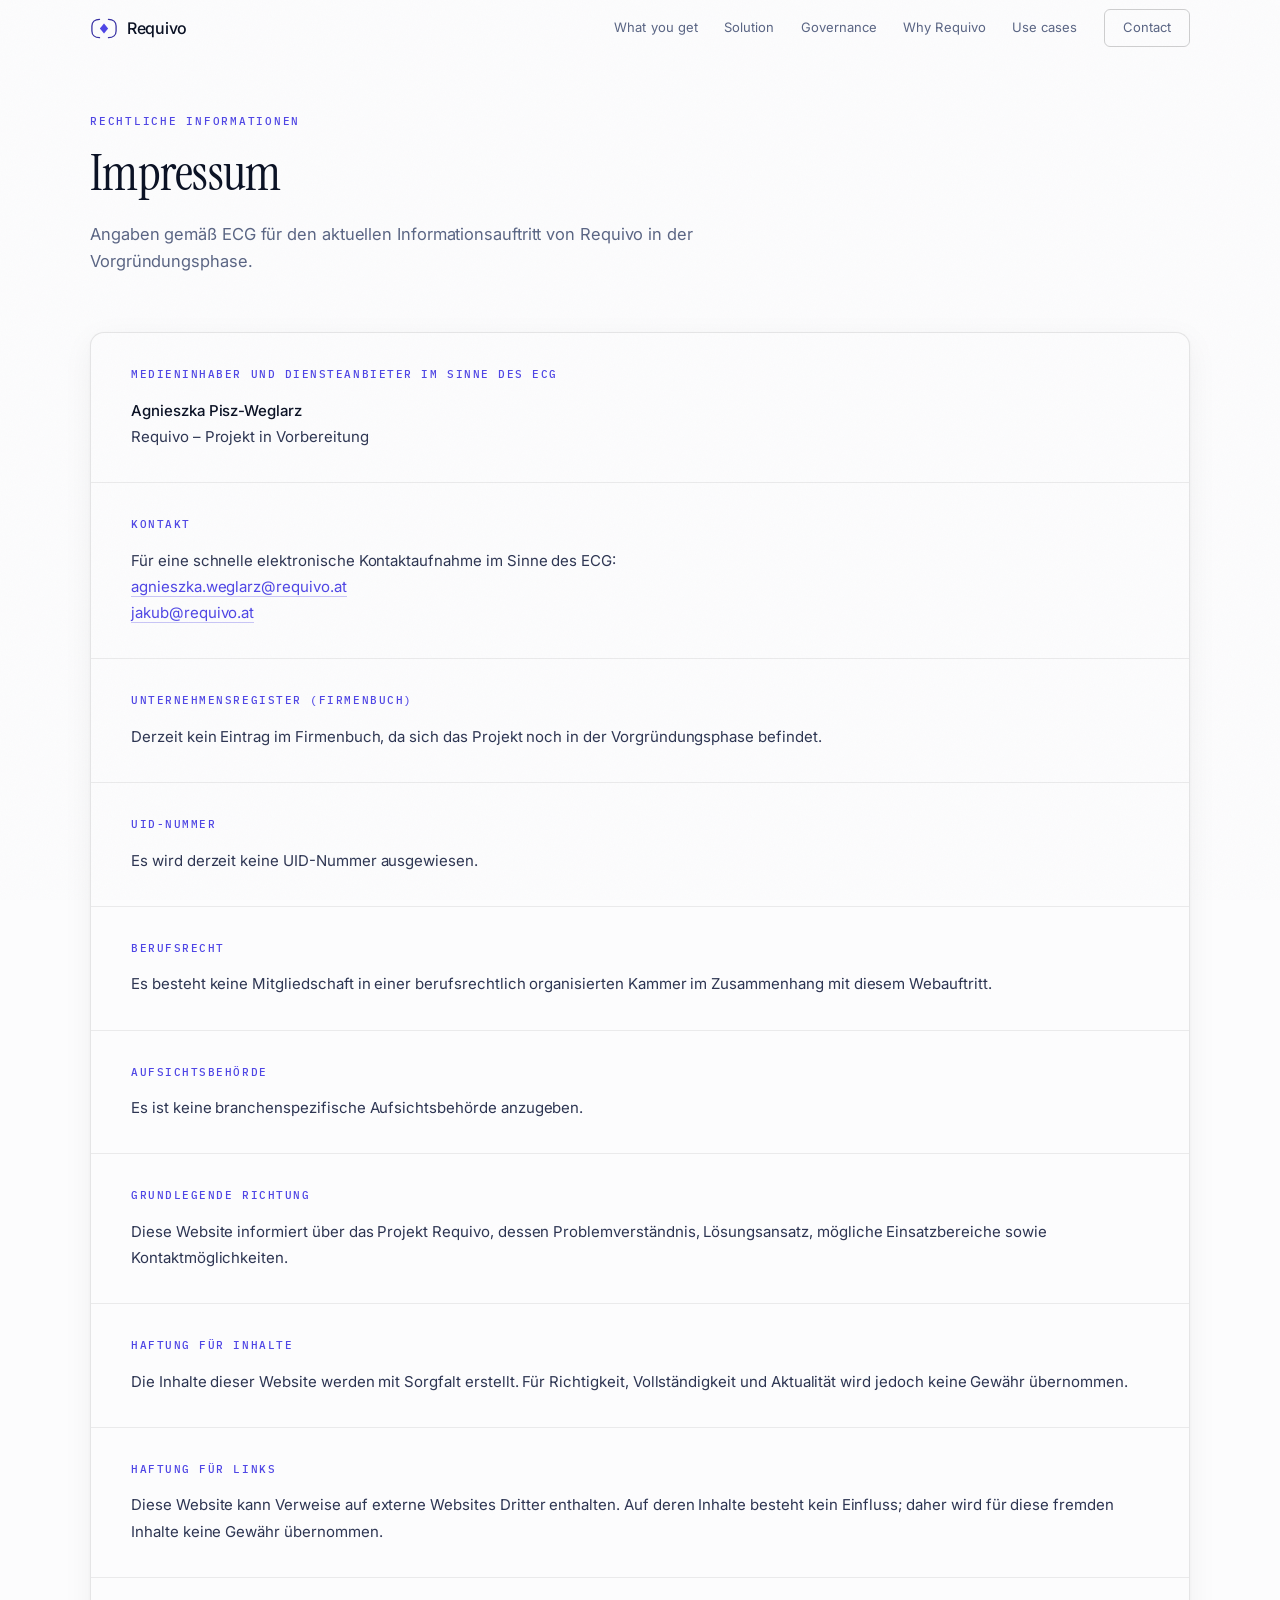
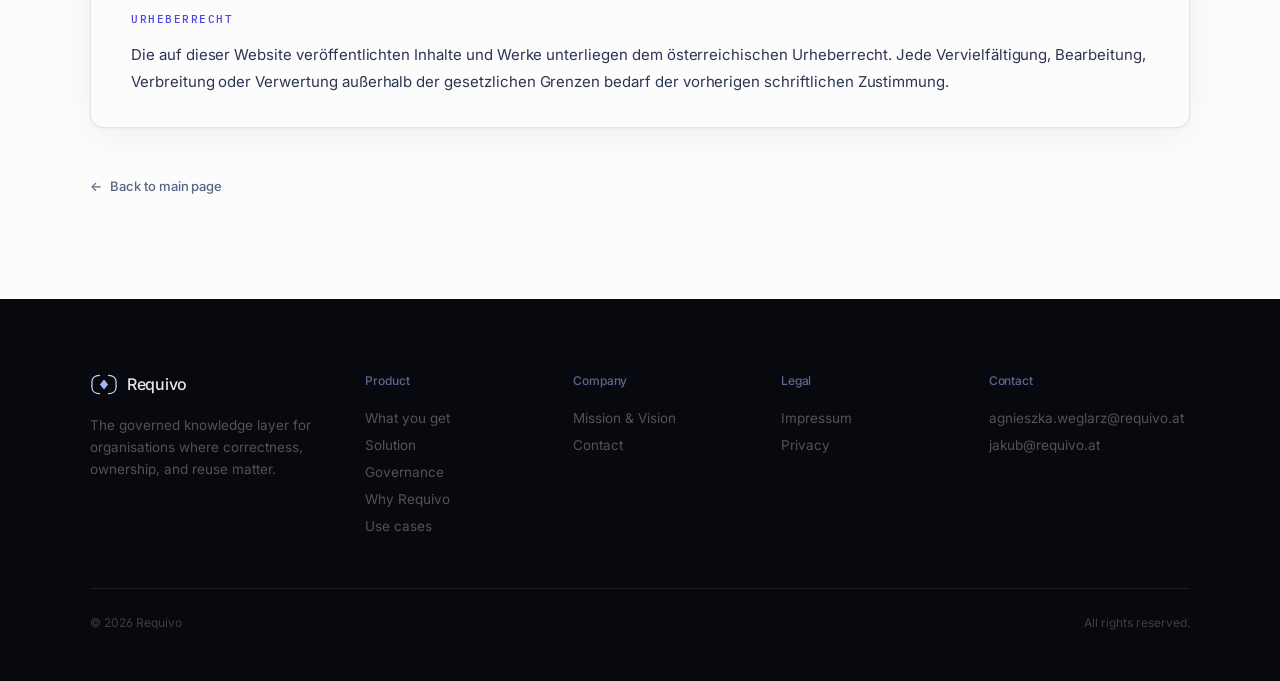
<file: impressum.html>
<!DOCTYPE html>
<html lang="de">
<head>
<meta charset="UTF-8" />
<meta name="viewport" content="width=device-width, initial-scale=1.0" />
<title>Impressum — Requivo</title>
<meta name="description" content="Angaben gemäß ECG für den aktuellen Informationsauftritt von Requivo in der Vorgründungsphase." />
<meta name="theme-color" content="#fcfcfd" />
<link rel="icon" href="favicon.svg" />
<link rel="preconnect" href="https://fonts.googleapis.com" />
<link rel="preconnect" href="https://fonts.gstatic.com" crossorigin />
<link href="https://fonts.googleapis.com/css2?family=Inter:wght@300;400;450;500;600&family=IBM+Plex+Mono:wght@400;500&family=Instrument+Serif:ital@0;1&display=swap" rel="stylesheet" />
<script>document.documentElement.classList.add('js');</script>
<style>
:root {
  --dark:       #07090f;
  --light:      #fcfcfd;
  --off:        #f3f4f8;
  --text:       #0a1124;
  --text-mid:   #2d3552;
  --text-soft:  #5a6584;
  --text-dim:   #8a93ac;
  --indigo:     #3730a3;
  --brand:      #4f46e5;
  --line:       rgba(0,0,0,.07);
  --line-dk:    rgba(255,255,255,.08);
  --serif:      'Instrument Serif', Georgia, serif;
  --sans:       'Inter', system-ui, -apple-system, sans-serif;
  --mono:       'IBM Plex Mono', ui-monospace, monospace;
  --ease:       cubic-bezier(.2,.7,.2,1);
  --max:        1100px;
}
*, *::before, *::after { box-sizing: border-box; margin: 0; padding: 0; }
html { scroll-behavior: smooth; }
body {
  font-family: var(--sans); font-size: 15.5px;
  background: var(--light); color: var(--text);
  line-height: 1.68; font-weight: 400;
  -webkit-font-smoothing: antialiased;
  text-rendering: optimizeLegibility;
  font-feature-settings: "ss01" 1, "kern" 1, "calt" 1;
  overflow-x: hidden;
}
body::after {
  content: ''; position: fixed; inset: 0; z-index: 290;
  pointer-events: none; opacity: .026;
  background-image: url("data:image/svg+xml,%3Csvg xmlns='http://www.w3.org/2000/svg' width='160' height='160'%3E%3Cfilter id='n'%3E%3CfeTurbulence type='fractalNoise' baseFrequency='0.78' numOctaves='2' stitchTiles='stitch'/%3E%3C/filter%3E%3Crect width='100%25' height='100%25' filter='url(%23n)'/%3E%3C/svg%3E");
  background-size: 160px 160px;
}
a { text-decoration: none; color: inherit; }
::selection { background: #c7d2fe; color: #1a1147; }
:focus-visible { outline: 2px solid var(--brand); outline-offset: 3px; border-radius: 3px; }
.wrap { width: min(var(--max), calc(100% - 48px)); margin: 0 auto; }

/* NAV */
#nav {
  position: fixed; top: 0; left: 0; right: 0;
  z-index: 300; height: 56px;
  border-bottom: 0.5px solid transparent;
  transition: background .35s ease, border-color .35s ease, backdrop-filter .35s ease;
}
#nav.scrolled {
  backdrop-filter: blur(20px) saturate(160%);
  -webkit-backdrop-filter: blur(20px) saturate(160%);
  background: rgba(252,252,253,.94);
  border-bottom-color: rgba(0,0,0,.07);
}
.nav-inner { display: flex; align-items: center; justify-content: space-between; height: 56px; gap: 24px; }
.logo {
  display: flex; align-items: center; gap: 9px;
  font-size: 16px; font-weight: 500; letter-spacing: -.018em;
  color: var(--text); flex-shrink: 0; transition: opacity .18s ease;
}
.logo:hover { opacity: .72; }
.nav-links { display: flex; align-items: center; gap: 26px; }
.nav-links a {
  font-size: 13px; font-weight: 400; letter-spacing: .005em;
  color: var(--text-soft); transition: color .18s ease;
}
.nav-links a:hover { color: var(--text); }
.nav-cta {
  font-size: 13px; font-weight: 500; padding: 7px 18px;
  border-radius: 6px; border: 1px solid rgba(0,0,0,.18);
  color: var(--text); transition: background .18s ease, color .18s ease, border-color .18s ease;
}
.nav-cta:hover { background: var(--text); color: #fff; border-color: var(--text); }

/* PAGE */
.page { padding: 112px 0 100px; }
.page-eyebrow {
  font-family: var(--mono); font-size: 11px; font-weight: 500;
  letter-spacing: .16em; text-transform: uppercase;
  color: var(--brand); display: block; margin-bottom: 16px;
}
.page-title {
  font-family: var(--serif);
  font-size: clamp(34px, 4vw, 54px);
  font-weight: 400; line-height: 1.06; letter-spacing: -.014em;
  color: var(--text); margin-bottom: 20px; text-wrap: balance;
}
.page-intro {
  font-size: 16.5px; line-height: 1.68; color: var(--text-soft);
  max-width: 680px; margin-bottom: 56px; letter-spacing: -.005em;
}

/* LEGAL CARD */
.legal-card {
  background: var(--light);
  border: 0.5px solid rgba(0,0,0,.09);
  border-radius: 14px; overflow: hidden;
  box-shadow: 0 1px 3px rgba(10,17,36,.04), 0 8px 32px rgba(10,17,36,.05);
}
.legal-section {
  padding: 32px 40px;
  border-bottom: 0.5px solid var(--line);
}
.legal-section:last-child { border-bottom: none; }
.legal-section h2 {
  font-family: var(--mono);
  font-size: 11px; font-weight: 500; letter-spacing: .14em;
  text-transform: uppercase; color: var(--brand);
  margin-bottom: 14px;
}
.legal-section p {
  font-size: 15px; line-height: 1.75; color: var(--text-mid);
  letter-spacing: -.003em; margin-bottom: 10px;
}
.legal-section p:last-child { margin-bottom: 0; }
.legal-section strong { font-weight: 500; color: var(--text); }
.legal-section a { color: var(--brand); border-bottom: 0.5px solid rgba(79,70,229,.30); transition: color .18s, border-color .18s; }
.legal-section a:hover { color: var(--indigo); border-color: rgba(55,48,163,.55); }

.back-link {
  display: inline-flex; align-items: center; gap: 8px;
  margin-top: 48px; font-size: 13px; font-weight: 500;
  letter-spacing: -.003em; color: var(--text-soft);
  transition: color .18s ease;
}
.back-link::before { content: '←'; transition: transform .2s var(--ease); }
.back-link:hover { color: var(--brand); }
.back-link:hover::before { transform: translateX(-3px); }

/* FOOTER */
footer { background: var(--dark); padding: 72px 0 48px; position: relative; }
.footer-grid { display: grid; grid-template-columns: 1.4fr 1fr 1fr 1fr 1.2fr; gap: 40px; margin-bottom: 48px; }
.footer-brand { display: flex; flex-direction: column; gap: 16px; }
.footer-logo { display: flex; align-items: center; gap: 9px; font-size: 16px; font-weight: 500; color: rgba(255,255,255,.90); letter-spacing: -.018em; }
.footer-logo:hover { opacity: .72; }
.footer-brand p { font-size: 13.5px; line-height: 1.65; color: rgba(255,255,255,.30); max-width: 280px; }
.footer-col h4 { font-size: 12px; font-weight: 500; letter-spacing: -.005em; color: rgba(165,180,252,.55); margin-bottom: 14px; }
.footer-col a, .footer-col p { display: block; font-size: 13.5px; line-height: 2.0; color: rgba(255,255,255,.30); transition: color .18s ease; }
.footer-col a:hover { color: rgba(255,255,255,.88); }
.footer-bottom { padding-top: 24px; border-top: 0.5px solid rgba(255,255,255,.08); display: flex; justify-content: space-between; font-size: 12px; color: rgba(255,255,255,.22); }

/* RESPONSIVE */
@media (max-width: 1080px) { .footer-grid { grid-template-columns: 1fr 1fr; } }
@media (max-width: 768px) {
  .wrap { width: calc(100% - 32px); }
  .nav-links a:not(.nav-cta) { display: none; }
  .page { padding: 88px 0 80px; }
  .legal-section { padding: 24px 24px; }
  .footer-grid { grid-template-columns: 1fr 1fr; }
  .footer-bottom { flex-direction: column; gap: 6px; }
}
</style>
</head>
<body>

<nav id="nav">
  <div class="wrap nav-inner">
    <a href="index.html" class="logo" aria-label="Requivo home">
      <svg viewBox="0 0 44 36" width="28" height="23" fill="none" xmlns="http://www.w3.org/2000/svg" aria-hidden="true">
        <path d="M15 3.5 C7.5 3.5,3 8,3 14 L3 22 C3 28,7.5 32.5,15 32.5" stroke="#3730a3" stroke-width="2" stroke-linecap="round" fill="none"/>
        <path d="M29 3.5 C36.5 3.5,41 8,41 14 L41 22 C41 28,36.5 32.5,29 32.5" stroke="#3730a3" stroke-width="2" stroke-linecap="round" fill="none"/>
        <polygon points="22,10 28.5,18 22,26 15.5,18" fill="#4f46e5"/>
      </svg>
      Requivo
    </a>
    <div class="nav-links">
      <a href="index.html#what-you-get">What you get</a>
      <a href="index.html#solution">Solution</a>
      <a href="index.html#governance">Governance</a>
      <a href="index.html#why">Why Requivo</a>
      <a href="index.html#use-cases">Use cases</a>
      <a href="index.html#contact" class="nav-cta">Contact</a>
    </div>
  </div>
</nav>

<main class="page">
  <div class="wrap">
    <span class="page-eyebrow">Rechtliche Informationen</span>
    <h1 class="page-title">Impressum</h1>
    <p class="page-intro">Angaben gemäß ECG für den aktuellen Informationsauftritt von Requivo in der Vorgründungsphase.</p>

    <div class="legal-card">
      <section class="legal-section">
        <h2>Medieninhaber und Diensteanbieter im Sinne des ECG</h2>
        <p><strong>Agnieszka Pisz-Weglarz</strong><br>Requivo – Projekt in Vorbereitung</p>
      </section>
      <section class="legal-section">
        <h2>Kontakt</h2>
        <p>Für eine schnelle elektronische Kontaktaufnahme im Sinne des ECG:<br>
        <a href="mailto:agnieszka.weglarz@requivo.at">agnieszka.weglarz@requivo.at</a><br>
        <a href="mailto:jakub@requivo.at">jakub@requivo.at</a></p>
      </section>
      <section class="legal-section">
        <h2>Unternehmensregister (Firmenbuch)</h2>
        <p>Derzeit kein Eintrag im Firmenbuch, da sich das Projekt noch in der Vorgründungsphase befindet.</p>
      </section>
      <section class="legal-section">
        <h2>UID-Nummer</h2>
        <p>Es wird derzeit keine UID-Nummer ausgewiesen.</p>
      </section>
      <section class="legal-section">
        <h2>Berufsrecht</h2>
        <p>Es besteht keine Mitgliedschaft in einer berufsrechtlich organisierten Kammer im Zusammenhang mit diesem Webauftritt.</p>
      </section>
      <section class="legal-section">
        <h2>Aufsichtsbehörde</h2>
        <p>Es ist keine branchenspezifische Aufsichtsbehörde anzugeben.</p>
      </section>
      <section class="legal-section">
        <h2>Grundlegende Richtung</h2>
        <p>Diese Website informiert über das Projekt Requivo, dessen Problemverständnis, Lösungsansatz, mögliche Einsatzbereiche sowie Kontaktmöglichkeiten.</p>
      </section>
      <section class="legal-section">
        <h2>Haftung für Inhalte</h2>
        <p>Die Inhalte dieser Website werden mit Sorgfalt erstellt. Für Richtigkeit, Vollständigkeit und Aktualität wird jedoch keine Gewähr übernommen.</p>
      </section>
      <section class="legal-section">
        <h2>Haftung für Links</h2>
        <p>Diese Website kann Verweise auf externe Websites Dritter enthalten. Auf deren Inhalte besteht kein Einfluss; daher wird für diese fremden Inhalte keine Gewähr übernommen.</p>
      </section>
      <section class="legal-section">
        <h2>Urheberrecht</h2>
        <p>Die auf dieser Website veröffentlichten Inhalte und Werke unterliegen dem österreichischen Urheberrecht. Jede Vervielfältigung, Bearbeitung, Verbreitung oder Verwertung außerhalb der gesetzlichen Grenzen bedarf der vorherigen schriftlichen Zustimmung.</p>
      </section>
    </div>

    <a class="back-link" href="index.html">Back to main page</a>
  </div>
</main>

<footer>
  <div class="wrap">
    <div class="footer-grid">
      <div class="footer-brand">
        <a href="index.html" class="footer-logo" aria-label="Requivo home">
          <svg viewBox="0 0 44 36" width="28" height="23" fill="none" xmlns="http://www.w3.org/2000/svg" aria-hidden="true">
            <path d="M15 3.5 C7.5 3.5,3 8,3 14 L3 22 C3 28,7.5 32.5,15 32.5" stroke="#c7d2fe" stroke-width="2" stroke-linecap="round" fill="none"/>
            <path d="M29 3.5 C36.5 3.5,41 8,41 14 L41 22 C41 28,36.5 32.5,29 32.5" stroke="#c7d2fe" stroke-width="2" stroke-linecap="round" fill="none"/>
            <polygon points="22,10 28.5,18 22,26 15.5,18" fill="#a5b4fc"/>
          </svg>
          Requivo
        </a>
        <p>The governed knowledge layer for organisations where correctness, ownership, and reuse matter.</p>
      </div>
      <div class="footer-col">
        <h4>Product</h4>
        <a href="index.html#what-you-get">What you get</a>
        <a href="index.html#solution">Solution</a>
        <a href="index.html#governance">Governance</a>
        <a href="index.html#why">Why Requivo</a>
        <a href="index.html#use-cases">Use cases</a>
      </div>
      <div class="footer-col">
        <h4>Company</h4>
        <a href="mission-vision.html">Mission &amp; Vision</a>
        <a href="index.html#contact">Contact</a>
      </div>
      <div class="footer-col">
        <h4>Legal</h4>
        <a href="impressum.html">Impressum</a>
        <a href="privacy.html">Privacy</a>
      </div>
      <div class="footer-col">
        <h4>Contact</h4>
        <a href="mailto:agnieszka.weglarz@requivo.at">agnieszka.weglarz@requivo.at</a>
        <a href="mailto:jakub@requivo.at">jakub@requivo.at</a>
      </div>
    </div>
    <div class="footer-bottom">
      <span>&copy; 2026 Requivo</span>
      <span>All rights reserved.</span>
    </div>
  </div>
</footer>

<script>
(function () {
  var nav = document.getElementById('nav');
  if (!nav) return;
  function update() {
    if (window.scrollY > 20) nav.classList.add('scrolled');
    else nav.classList.remove('scrolled');
  }
  update();
  window.addEventListener('scroll', update, { passive: true });
})();
</script>
</body>
</html>
</file>
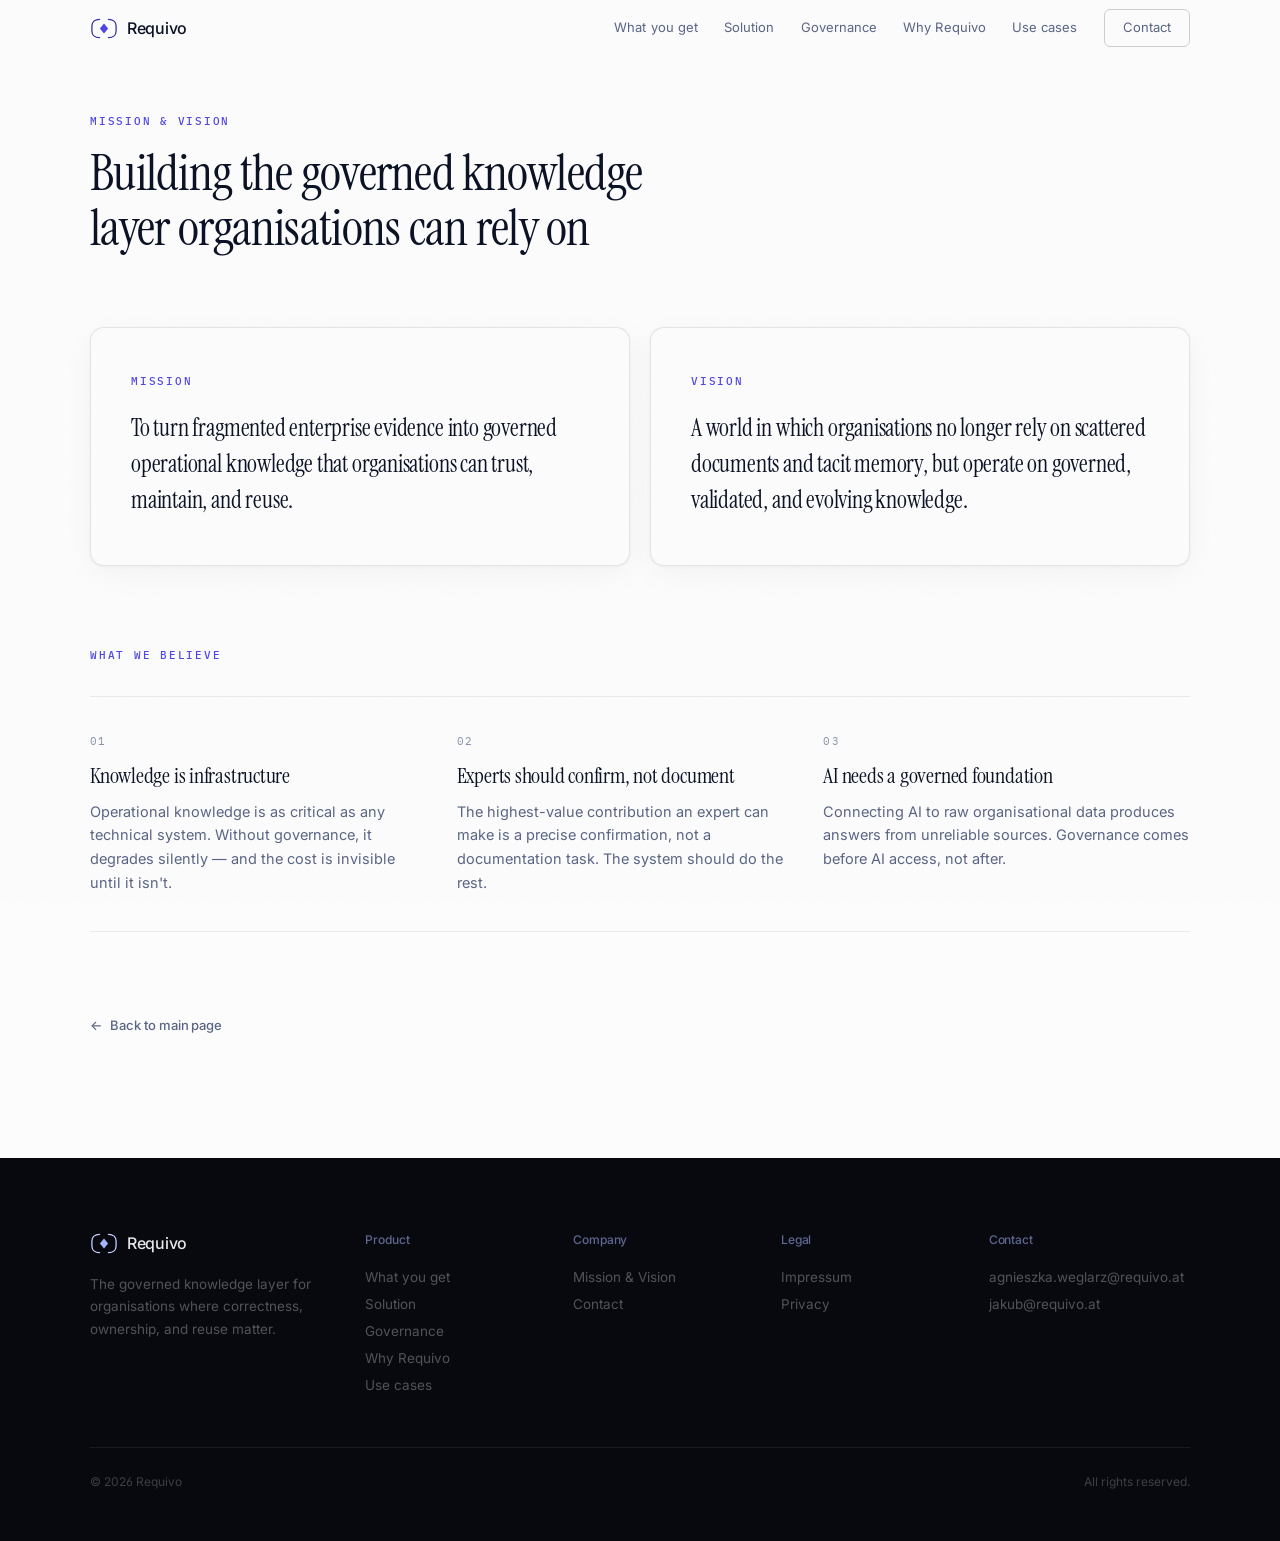
<file: mission-vision.html>
<!DOCTYPE html>
<html lang="en">
<head>
<meta charset="UTF-8" />
<meta name="viewport" content="width=device-width, initial-scale=1.0" />
<title>Mission & Vision — Requivo</title>
<meta name="description" content="Requivo's mission and vision: building the governed knowledge layer organisations can rely on." />
<meta name="theme-color" content="#fcfcfd" />
<link rel="icon" href="favicon.svg" />
<link rel="preconnect" href="https://fonts.googleapis.com" />
<link rel="preconnect" href="https://fonts.gstatic.com" crossorigin />
<link href="https://fonts.googleapis.com/css2?family=Inter:wght@300;400;450;500;600&family=IBM+Plex+Mono:wght@400;500&family=Instrument+Serif:ital@0;1&display=swap" rel="stylesheet" />
<script>document.documentElement.classList.add('js');</script>
<style>
:root {
  --dark:#07090f; --light:#fcfcfd; --off:#f3f4f8;
  --text:#0a1124; --text-mid:#2d3552; --text-soft:#5a6584; --text-dim:#8a93ac;
  --indigo:#3730a3; --brand:#4f46e5;
  --line:rgba(0,0,0,.07); --line-dk:rgba(255,255,255,.08);
  --serif:'Instrument Serif',Georgia,serif;
  --sans:'Inter',system-ui,-apple-system,sans-serif;
  --mono:'IBM Plex Mono',ui-monospace,monospace;
  --ease:cubic-bezier(.2,.7,.2,1); --max:1100px;
}
*,*::before,*::after{box-sizing:border-box;margin:0;padding:0;}
html{scroll-behavior:smooth;}
body{font-family:var(--sans);font-size:15.5px;background:var(--light);color:var(--text);line-height:1.68;font-weight:400;-webkit-font-smoothing:antialiased;text-rendering:optimizeLegibility;font-feature-settings:"ss01" 1,"kern" 1,"calt" 1;overflow-x:hidden;}
body::after{content:'';position:fixed;inset:0;z-index:290;pointer-events:none;opacity:.026;background-image:url("data:image/svg+xml,%3Csvg xmlns='http://www.w3.org/2000/svg' width='160' height='160'%3E%3Cfilter id='n'%3E%3CfeTurbulence type='fractalNoise' baseFrequency='0.78' numOctaves='2' stitchTiles='stitch'/%3E%3C/filter%3E%3Crect width='100%25' height='100%25' filter='url(%23n)'/%3E%3C/svg%3E");background-size:160px 160px;}
a{text-decoration:none;color:inherit;}
::selection{background:#c7d2fe;color:#1a1147;}
:focus-visible{outline:2px solid var(--brand);outline-offset:3px;border-radius:3px;}
.wrap{width:min(var(--max),calc(100% - 48px));margin:0 auto;}

#nav{position:fixed;top:0;left:0;right:0;z-index:300;height:56px;border-bottom:0.5px solid transparent;transition:background .35s ease,border-color .35s ease,backdrop-filter .35s ease;}
#nav.scrolled{backdrop-filter:blur(20px) saturate(160%);-webkit-backdrop-filter:blur(20px) saturate(160%);background:rgba(252,252,253,.94);border-bottom-color:rgba(0,0,0,.07);}
.nav-inner{display:flex;align-items:center;justify-content:space-between;height:56px;gap:24px;}
.logo{display:flex;align-items:center;gap:9px;font-size:16px;font-weight:500;letter-spacing:-.018em;color:var(--text);flex-shrink:0;transition:opacity .18s ease;}
.logo:hover{opacity:.72;}
.nav-links{display:flex;align-items:center;gap:26px;}
.nav-links a{font-size:13px;font-weight:400;letter-spacing:.005em;color:var(--text-soft);transition:color .18s ease;}
.nav-links a:hover{color:var(--text);}
.nav-cta{font-size:13px;font-weight:500;padding:7px 18px;border-radius:6px;border:1px solid rgba(0,0,0,.18);color:var(--text);transition:background .18s ease,color .18s ease,border-color .18s ease;}
.nav-cta:hover{background:var(--text);color:#fff;border-color:var(--text);}

.page{padding:112px 0 120px;}
.page-eyebrow{font-family:var(--mono);font-size:11px;font-weight:500;letter-spacing:.16em;text-transform:uppercase;color:var(--brand);display:block;margin-bottom:16px;}
.page-title{font-family:var(--serif);font-size:clamp(34px,4vw,54px);font-weight:400;line-height:1.06;letter-spacing:-.014em;color:var(--text);margin-bottom:72px;text-wrap:balance;max-width:760px;}

.mv-grid{display:grid;grid-template-columns:1fr 1fr;gap:20px;margin-bottom:80px;}
.mv-card{
  background:var(--light);
  border:0.5px solid rgba(0,0,0,.09);
  border-radius:14px;
  padding:44px 40px 48px;
  position:relative;overflow:hidden;
  box-shadow:0 1px 3px rgba(10,17,36,.04),0 8px 32px rgba(10,17,36,.04);
  transition:box-shadow .28s var(--ease);
}
.mv-card::before{
  content:'';position:absolute;top:0;left:0;right:0;height:1px;
  background:linear-gradient(90deg,transparent 0%,var(--brand) 40%,var(--brand) 60%,transparent 100%);
  opacity:0;transition:opacity .35s var(--ease);
}
.mv-card:hover::before{opacity:1;}
.mv-card:hover{box-shadow:0 2px 6px rgba(10,17,36,.06),0 16px 48px rgba(10,17,36,.08);}

.mv-label{font-family:var(--mono);font-size:11px;font-weight:500;letter-spacing:.16em;text-transform:uppercase;color:var(--brand);margin-bottom:20px;display:block;}
.mv-card p{font-family:var(--serif);font-size:clamp(20px,2vw,24px);line-height:1.48;letter-spacing:-.008em;font-weight:400;color:var(--text);}

.values-row{margin-bottom:80px;}
.values-label{font-family:var(--mono);font-size:11px;font-weight:500;letter-spacing:.16em;text-transform:uppercase;color:var(--brand);display:block;margin-bottom:32px;}
.values-grid{display:grid;grid-template-columns:repeat(3,1fr);gap:0;border-top:0.5px solid var(--line);}
.value-item{padding:36px 36px 36px 0;border-bottom:0.5px solid var(--line);}
.value-item:nth-child(3n){padding-right:0;}
.value-num{font-family:var(--mono);font-size:10.5px;letter-spacing:.12em;color:var(--text-dim);margin-bottom:12px;}
.value-item h3{font-family:var(--serif);font-size:22px;font-weight:400;letter-spacing:-.010em;color:var(--text);margin-bottom:10px;line-height:1.2;}
.value-item p{font-size:14.5px;line-height:1.65;color:var(--text-soft);}

.back-link{display:inline-flex;align-items:center;gap:8px;font-size:13px;font-weight:500;letter-spacing:-.003em;color:var(--text-soft);transition:color .18s ease;}
.back-link::before{content:'←';transition:transform .2s var(--ease);}
.back-link:hover{color:var(--brand);}
.back-link:hover::before{transform:translateX(-3px);}

.reveal{opacity:1;transform:none;transition:opacity .6s var(--ease),transform .6s var(--ease);}
.js .reveal{opacity:0;transform:translateY(16px);}
.js .reveal.in{opacity:1;transform:none;}
.d1{transition-delay:.08s;} .d2{transition-delay:.16s;} .d3{transition-delay:.24s;}

footer{background:var(--dark);padding:72px 0 48px;position:relative;}
.footer-grid{display:grid;grid-template-columns:1.4fr 1fr 1fr 1fr 1.2fr;gap:40px;margin-bottom:48px;}
.footer-brand{display:flex;flex-direction:column;gap:16px;}
.footer-logo{display:flex;align-items:center;gap:9px;font-size:16px;font-weight:500;color:rgba(255,255,255,.90);letter-spacing:-.018em;transition:opacity .18s ease;}
.footer-logo:hover{opacity:.72;}
.footer-brand p{font-size:13.5px;line-height:1.65;color:rgba(255,255,255,.30);max-width:280px;}
.footer-col h4{font-size:12px;font-weight:500;letter-spacing:-.005em;color:rgba(165,180,252,.55);margin-bottom:14px;}
.footer-col a,.footer-col p{display:block;font-size:13.5px;line-height:2.0;color:rgba(255,255,255,.30);transition:color .18s ease;}
.footer-col a:hover{color:rgba(255,255,255,.88);}
.footer-bottom{padding-top:24px;border-top:0.5px solid rgba(255,255,255,.08);display:flex;justify-content:space-between;font-size:12px;color:rgba(255,255,255,.22);}

@media(max-width:1080px){.footer-grid{grid-template-columns:1fr 1fr;}.values-grid{grid-template-columns:1fr 1fr;}}
@media(max-width:768px){
  .wrap{width:calc(100% - 32px);}
  .nav-links a:not(.nav-cta){display:none;}
  .page{padding:88px 0 80px;}
  .mv-grid{grid-template-columns:1fr;}
  .values-grid{grid-template-columns:1fr;}
  .value-item{padding:28px 0;}
  .footer-grid{grid-template-columns:1fr 1fr;}
  .footer-bottom{flex-direction:column;gap:6px;}
}
</style>
</head>
<body>

<nav id="nav">
  <div class="wrap nav-inner">
    <a href="index.html" class="logo" aria-label="Requivo home">
      <svg viewBox="0 0 44 36" width="28" height="23" fill="none" xmlns="http://www.w3.org/2000/svg" aria-hidden="true">
        <path d="M15 3.5 C7.5 3.5,3 8,3 14 L3 22 C3 28,7.5 32.5,15 32.5" stroke="#3730a3" stroke-width="2" stroke-linecap="round" fill="none"/>
        <path d="M29 3.5 C36.5 3.5,41 8,41 14 L41 22 C41 28,36.5 32.5,29 32.5" stroke="#3730a3" stroke-width="2" stroke-linecap="round" fill="none"/>
        <polygon points="22,10 28.5,18 22,26 15.5,18" fill="#4f46e5"/>
      </svg>
      Requivo
    </a>
    <div class="nav-links">
      <a href="index.html#what-you-get">What you get</a>
      <a href="index.html#solution">Solution</a>
      <a href="index.html#governance">Governance</a>
      <a href="index.html#why">Why Requivo</a>
      <a href="index.html#use-cases">Use cases</a>
      <a href="index.html#contact" class="nav-cta">Contact</a>
    </div>
  </div>
</nav>

<main class="page">
  <div class="wrap">
    <span class="page-eyebrow reveal">Mission &amp; Vision</span>
    <h1 class="page-title reveal d1">Building the governed knowledge layer organisations can rely on</h1>

    <div class="mv-grid">
      <div class="mv-card reveal">
        <span class="mv-label">Mission</span>
        <p>To turn fragmented enterprise evidence into governed operational knowledge that organisations can trust, maintain, and reuse.</p>
      </div>
      <div class="mv-card reveal d1">
        <span class="mv-label">Vision</span>
        <p>A world in which organisations no longer rely on scattered documents and tacit memory, but operate on governed, validated, and evolving knowledge.</p>
      </div>
    </div>

    <div class="values-row reveal">
      <span class="values-label">What we believe</span>
      <div class="values-grid">
        <div class="value-item">
          <div class="value-num">01</div>
          <h3>Knowledge is infrastructure</h3>
          <p>Operational knowledge is as critical as any technical system. Without governance, it degrades silently — and the cost is invisible until it isn't.</p>
        </div>
        <div class="value-item">
          <div class="value-num">02</div>
          <h3>Experts should confirm, not document</h3>
          <p>The highest-value contribution an expert can make is a precise confirmation, not a documentation task. The system should do the rest.</p>
        </div>
        <div class="value-item">
          <div class="value-num">03</div>
          <h3>AI needs a governed foundation</h3>
          <p>Connecting AI to raw organisational data produces answers from unreliable sources. Governance comes before AI access, not after.</p>
        </div>
      </div>
    </div>

    <a class="back-link" href="index.html">Back to main page</a>
  </div>
</main>

<footer>
  <div class="wrap">
    <div class="footer-grid">
      <div class="footer-brand">
        <a href="index.html" class="footer-logo" aria-label="Requivo home">
          <svg viewBox="0 0 44 36" width="28" height="23" fill="none" xmlns="http://www.w3.org/2000/svg" aria-hidden="true">
            <path d="M15 3.5 C7.5 3.5,3 8,3 14 L3 22 C3 28,7.5 32.5,15 32.5" stroke="#c7d2fe" stroke-width="2" stroke-linecap="round" fill="none"/>
            <path d="M29 3.5 C36.5 3.5,41 8,41 14 L41 22 C41 28,36.5 32.5,29 32.5" stroke="#c7d2fe" stroke-width="2" stroke-linecap="round" fill="none"/>
            <polygon points="22,10 28.5,18 22,26 15.5,18" fill="#a5b4fc"/>
          </svg>
          Requivo
        </a>
        <p>The governed knowledge layer for organisations where correctness, ownership, and reuse matter.</p>
      </div>
      <div class="footer-col">
        <h4>Product</h4>
        <a href="index.html#what-you-get">What you get</a>
        <a href="index.html#solution">Solution</a>
        <a href="index.html#governance">Governance</a>
        <a href="index.html#why">Why Requivo</a>
        <a href="index.html#use-cases">Use cases</a>
      </div>
      <div class="footer-col">
        <h4>Company</h4>
        <a href="mission-vision.html">Mission &amp; Vision</a>
        <a href="index.html#contact">Contact</a>
      </div>
      <div class="footer-col">
        <h4>Legal</h4>
        <a href="impressum.html">Impressum</a>
        <a href="privacy.html">Privacy</a>
      </div>
      <div class="footer-col">
        <h4>Contact</h4>
        <a href="mailto:agnieszka.weglarz@requivo.at">agnieszka.weglarz@requivo.at</a>
        <a href="mailto:jakub@requivo.at">jakub@requivo.at</a>
      </div>
    </div>
    <div class="footer-bottom">
      <span>&copy; 2026 Requivo</span>
      <span>All rights reserved.</span>
    </div>
  </div>
</footer>

<script>
(function(){var nav=document.getElementById('nav');if(!nav)return;function u(){if(window.scrollY>20)nav.classList.add('scrolled');else nav.classList.remove('scrolled');}u();window.addEventListener('scroll',u,{passive:true});})();
</script>
<script>
document.addEventListener('DOMContentLoaded',function(){var reveals=document.querySelectorAll('.reveal');if(!('IntersectionObserver' in window)){reveals.forEach(function(el){el.classList.add('in');});return;}var obs=new IntersectionObserver(function(entries,o){entries.forEach(function(e){if(e.isIntersecting){e.target.classList.add('in');o.unobserve(e.target);}});},{threshold:.10,rootMargin:'0px 0px -40px 0px'});reveals.forEach(function(el){obs.observe(el);});});
</script>
</body>
</html>
</file>
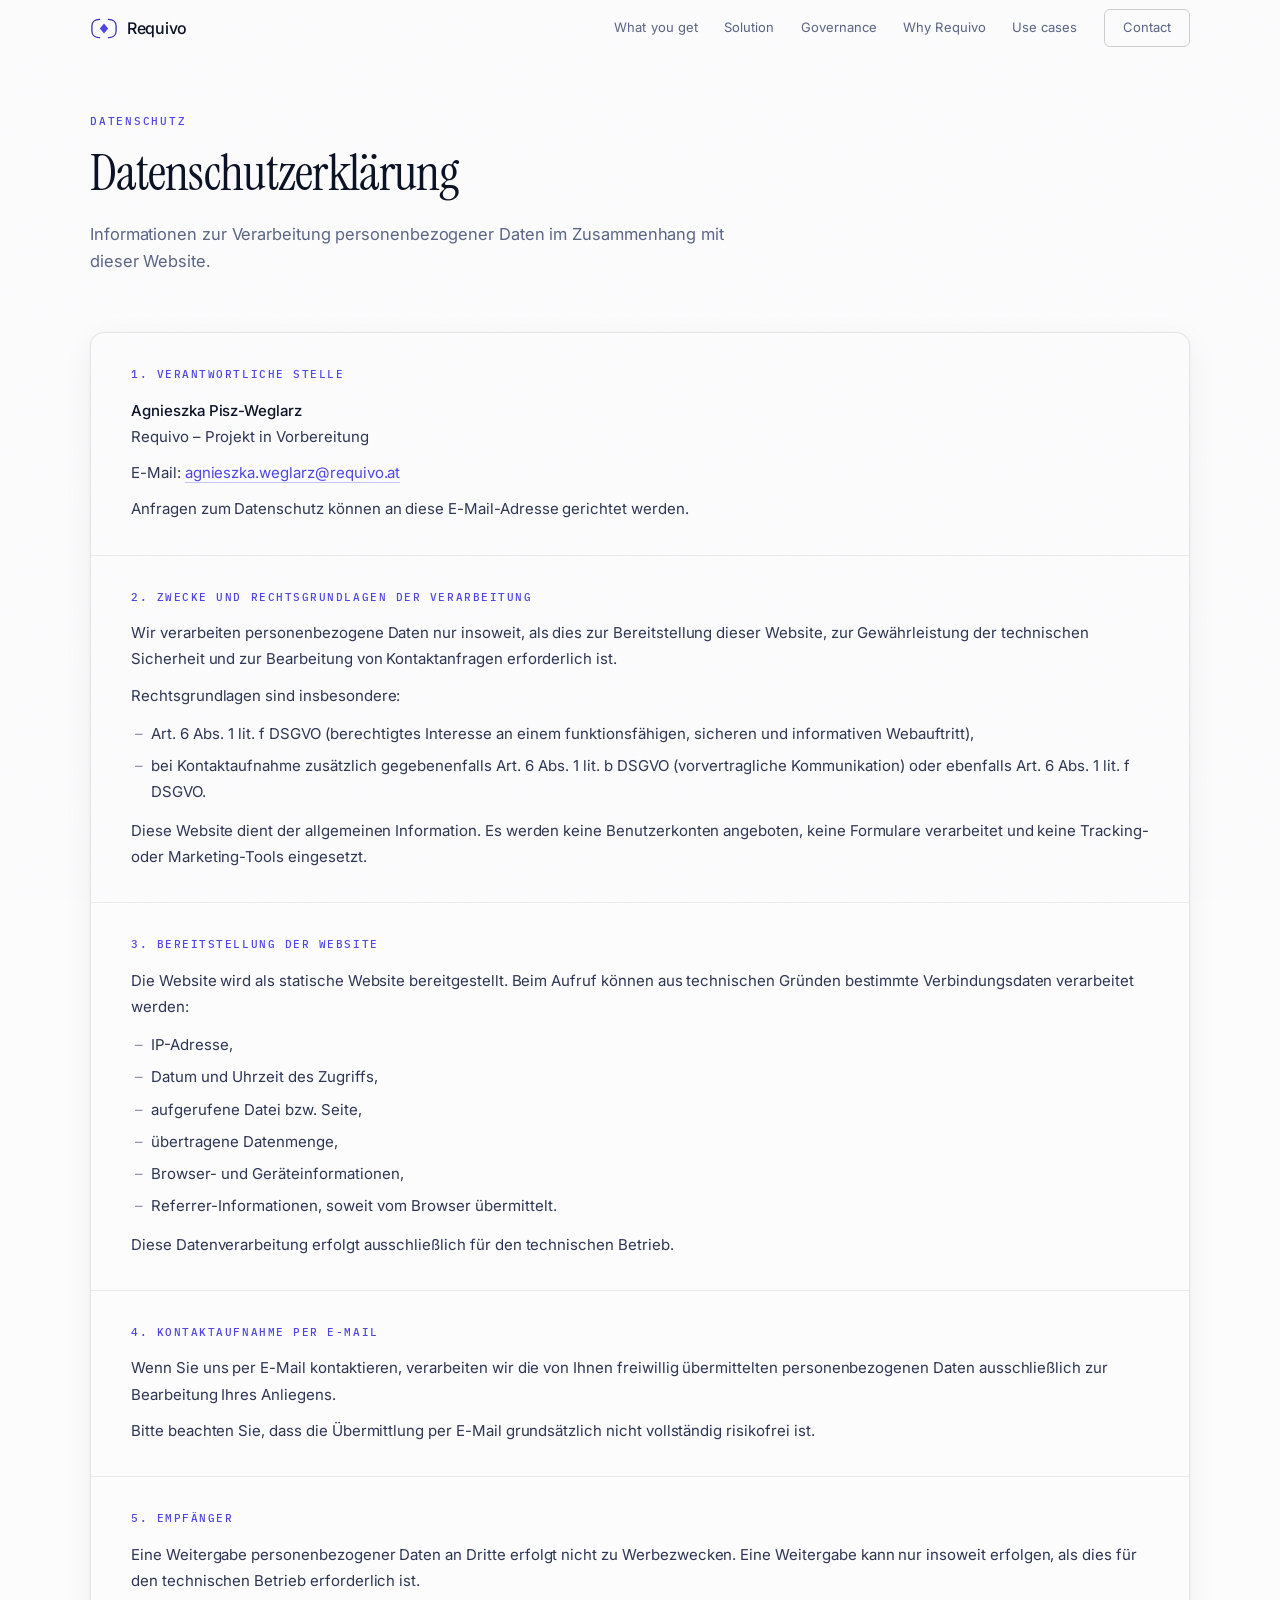
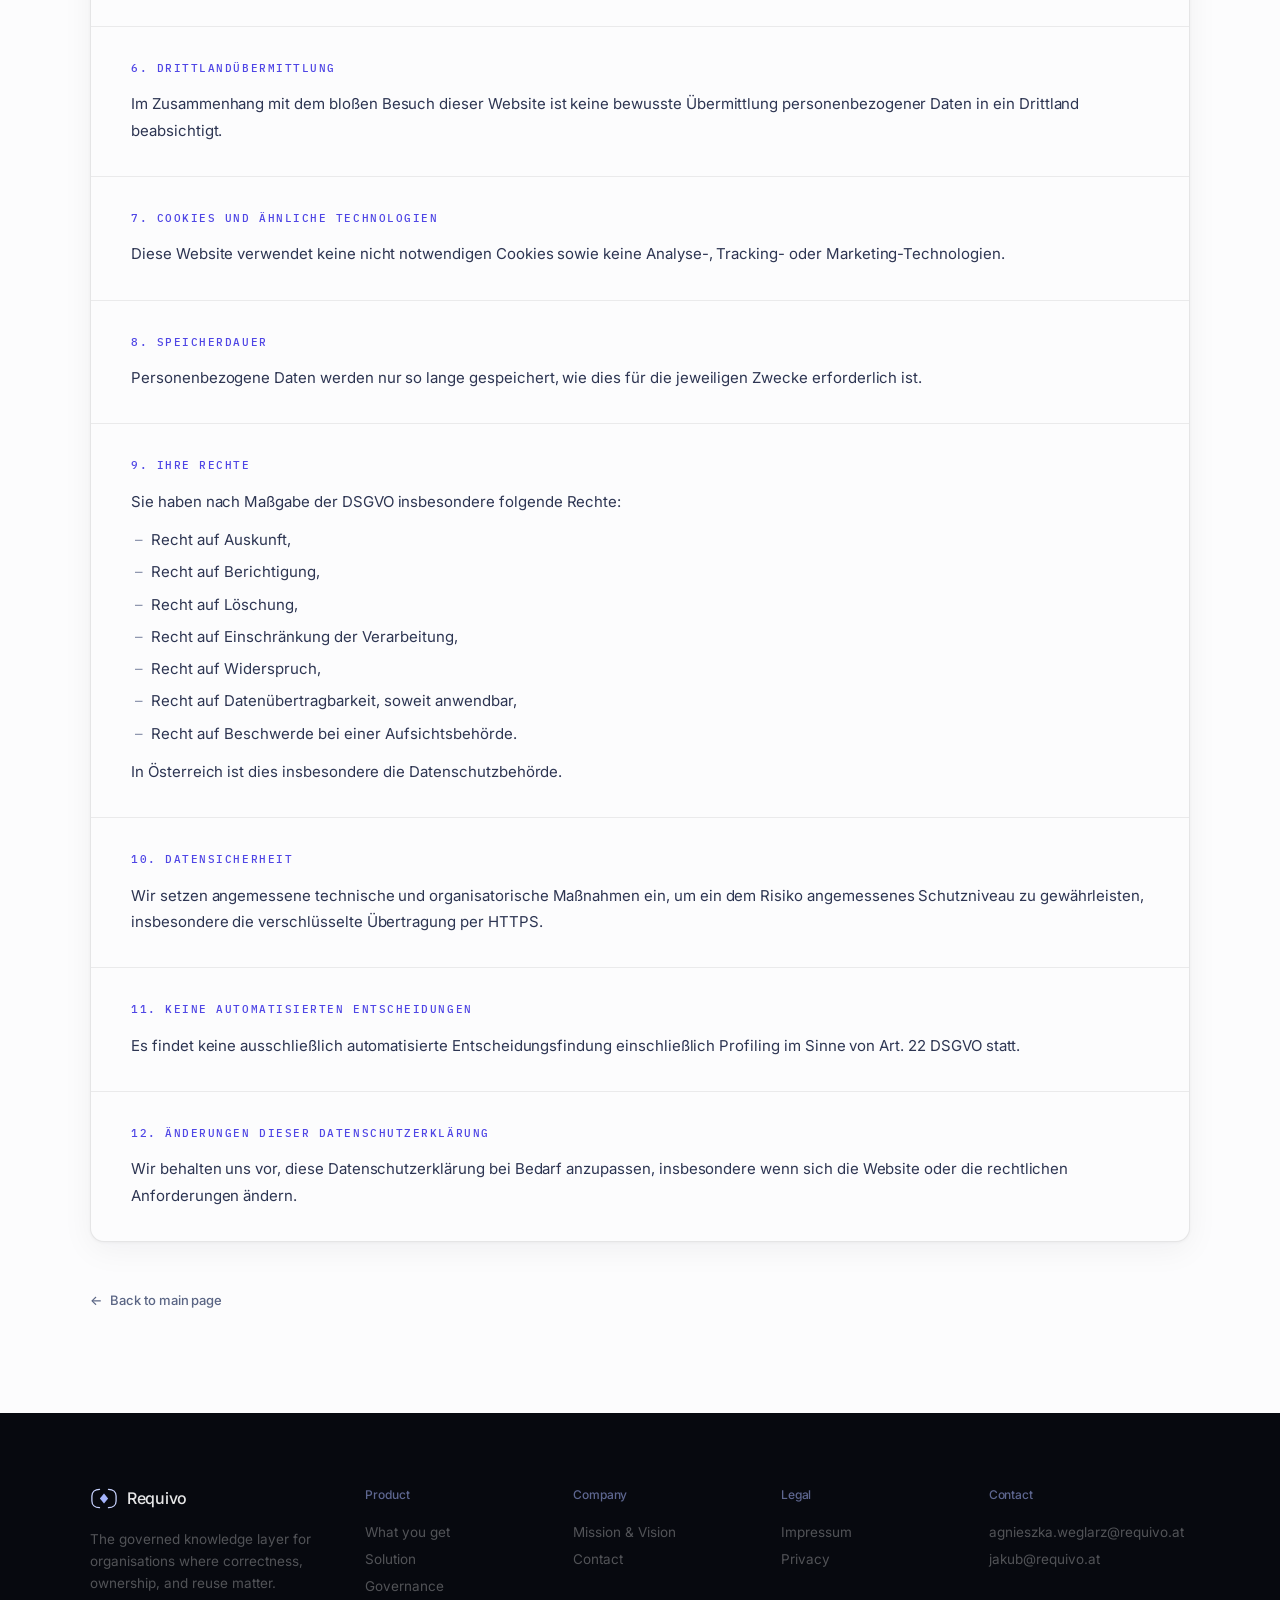
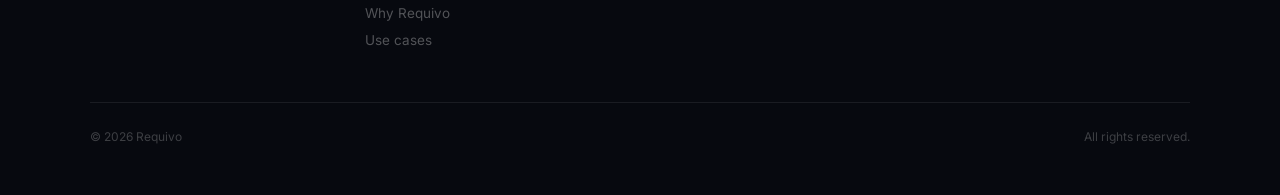
<file: privacy.html>
<!DOCTYPE html>
<html lang="de">
<head>
<meta charset="UTF-8" />
<meta name="viewport" content="width=device-width, initial-scale=1.0" />
<title>Datenschutzerklärung — Requivo</title>
<meta name="description" content="Informationen zur Verarbeitung personenbezogener Daten im Zusammenhang mit dieser Website." />
<meta name="theme-color" content="#fcfcfd" />
<link rel="icon" href="favicon.svg" />
<link rel="preconnect" href="https://fonts.googleapis.com" />
<link rel="preconnect" href="https://fonts.gstatic.com" crossorigin />
<link href="https://fonts.googleapis.com/css2?family=Inter:wght@300;400;450;500;600&family=IBM+Plex+Mono:wght@400;500&family=Instrument+Serif:ital@0;1&display=swap" rel="stylesheet" />
<script>document.documentElement.classList.add('js');</script>
<style>
:root{--dark:#07090f;--light:#fcfcfd;--off:#f3f4f8;--text:#0a1124;--text-mid:#2d3552;--text-soft:#5a6584;--text-dim:#8a93ac;--indigo:#3730a3;--brand:#4f46e5;--line:rgba(0,0,0,.07);--serif:'Instrument Serif',Georgia,serif;--sans:'Inter',system-ui,sans-serif;--mono:'IBM Plex Mono',ui-monospace,monospace;--ease:cubic-bezier(.2,.7,.2,1);--max:1100px;}
*,*::before,*::after{box-sizing:border-box;margin:0;padding:0;}
html{scroll-behavior:smooth;}
body{font-family:var(--sans);font-size:15.5px;background:var(--light);color:var(--text);line-height:1.68;font-weight:400;-webkit-font-smoothing:antialiased;text-rendering:optimizeLegibility;overflow-x:hidden;}
body::after{content:'';position:fixed;inset:0;z-index:290;pointer-events:none;opacity:.026;background-image:url("data:image/svg+xml,%3Csvg xmlns='http://www.w3.org/2000/svg' width='160' height='160'%3E%3Cfilter id='n'%3E%3CfeTurbulence type='fractalNoise' baseFrequency='0.78' numOctaves='2' stitchTiles='stitch'/%3E%3C/filter%3E%3Crect width='100%25' height='100%25' filter='url(%23n)'/%3E%3C/svg%3E");background-size:160px 160px;}
a{text-decoration:none;color:inherit;}
::selection{background:#c7d2fe;color:#1a1147;}
:focus-visible{outline:2px solid var(--brand);outline-offset:3px;border-radius:3px;}
.wrap{width:min(var(--max),calc(100% - 48px));margin:0 auto;}
#nav{position:fixed;top:0;left:0;right:0;z-index:300;height:56px;border-bottom:0.5px solid transparent;transition:background .35s ease,border-color .35s ease,backdrop-filter .35s ease;}
#nav.scrolled{backdrop-filter:blur(20px) saturate(160%);-webkit-backdrop-filter:blur(20px) saturate(160%);background:rgba(252,252,253,.94);border-bottom-color:rgba(0,0,0,.07);}
.nav-inner{display:flex;align-items:center;justify-content:space-between;height:56px;gap:24px;}
.logo{display:flex;align-items:center;gap:9px;font-size:16px;font-weight:500;letter-spacing:-.018em;color:var(--text);flex-shrink:0;transition:opacity .18s ease;}
.logo:hover{opacity:.72;}
.nav-links{display:flex;align-items:center;gap:26px;}
.nav-links a{font-size:13px;font-weight:400;letter-spacing:.005em;color:var(--text-soft);transition:color .18s ease;}
.nav-links a:hover{color:var(--text);}
.nav-cta{font-size:13px;font-weight:500;padding:7px 18px;border-radius:6px;border:1px solid rgba(0,0,0,.18);color:var(--text);transition:background .18s ease,color .18s ease,border-color .18s ease;}
.nav-cta:hover{background:var(--text);color:#fff;border-color:var(--text);}
.page{padding:112px 0 100px;}
.page-eyebrow{font-family:var(--mono);font-size:11px;font-weight:500;letter-spacing:.16em;text-transform:uppercase;color:var(--brand);display:block;margin-bottom:16px;}
.page-title{font-family:var(--serif);font-size:clamp(34px,4vw,54px);font-weight:400;line-height:1.06;letter-spacing:-.014em;color:var(--text);margin-bottom:20px;text-wrap:balance;}
.page-intro{font-size:16.5px;line-height:1.68;color:var(--text-soft);max-width:680px;margin-bottom:56px;letter-spacing:-.005em;}
.legal-card{background:var(--light);border:0.5px solid rgba(0,0,0,.09);border-radius:14px;overflow:hidden;box-shadow:0 1px 3px rgba(10,17,36,.04),0 8px 32px rgba(10,17,36,.05);}
.legal-section{padding:32px 40px;border-bottom:0.5px solid var(--line);}
.legal-section:last-child{border-bottom:none;}
.legal-section h2{font-family:var(--mono);font-size:11px;font-weight:500;letter-spacing:.14em;text-transform:uppercase;color:var(--brand);margin-bottom:14px;}
.legal-section p{font-size:15px;line-height:1.75;color:var(--text-mid);letter-spacing:-.003em;margin-bottom:10px;}
.legal-section p:last-child{margin-bottom:0;}
.legal-section ul{margin:12px 0;padding:0;list-style:none;}
.legal-section li{position:relative;font-size:15px;line-height:1.75;color:var(--text-mid);padding-left:20px;margin-bottom:6px;}
.legal-section li::before{content:"–";position:absolute;left:4px;top:0;color:var(--text-dim);}
.legal-section li:last-child{margin-bottom:0;}
.legal-section strong{font-weight:500;color:var(--text);}
.legal-section a{color:var(--brand);border-bottom:0.5px solid rgba(79,70,229,.30);transition:color .18s,border-color .18s;}
.legal-section a:hover{color:var(--indigo);border-color:rgba(55,48,163,.55);}
.back-link{display:inline-flex;align-items:center;gap:8px;margin-top:48px;font-size:13px;font-weight:500;letter-spacing:-.003em;color:var(--text-soft);transition:color .18s ease;}
.back-link::before{content:'←';transition:transform .2s var(--ease);}
.back-link:hover{color:var(--brand);}
.back-link:hover::before{transform:translateX(-3px);}
footer{background:var(--dark);padding:72px 0 48px;}
.footer-grid{display:grid;grid-template-columns:1.4fr 1fr 1fr 1fr 1.2fr;gap:40px;margin-bottom:48px;}
.footer-brand{display:flex;flex-direction:column;gap:16px;}
.footer-logo{display:flex;align-items:center;gap:9px;font-size:16px;font-weight:500;color:rgba(255,255,255,.90);letter-spacing:-.018em;transition:opacity .18s ease;}
.footer-logo:hover{opacity:.72;}
.footer-brand p{font-size:13.5px;line-height:1.65;color:rgba(255,255,255,.30);max-width:280px;}
.footer-col h4{font-size:12px;font-weight:500;letter-spacing:-.005em;color:rgba(165,180,252,.55);margin-bottom:14px;}
.footer-col a,.footer-col p{display:block;font-size:13.5px;line-height:2.0;color:rgba(255,255,255,.30);transition:color .18s ease;}
.footer-col a:hover{color:rgba(255,255,255,.88);}
.footer-bottom{padding-top:24px;border-top:0.5px solid rgba(255,255,255,.08);display:flex;justify-content:space-between;font-size:12px;color:rgba(255,255,255,.22);}
@media(max-width:1080px){.footer-grid{grid-template-columns:1fr 1fr;}}
@media(max-width:768px){.wrap{width:calc(100% - 32px);}.nav-links a:not(.nav-cta){display:none;}.page{padding:88px 0 80px;}.legal-section{padding:24px 24px;}.footer-grid{grid-template-columns:1fr 1fr;}.footer-bottom{flex-direction:column;gap:6px;}}
</style>
</head>
<body>
<nav id="nav">
  <div class="wrap nav-inner">
    <a href="index.html" class="logo" aria-label="Requivo home">
      <svg viewBox="0 0 44 36" width="28" height="23" fill="none" xmlns="http://www.w3.org/2000/svg" aria-hidden="true"><path d="M15 3.5 C7.5 3.5,3 8,3 14 L3 22 C3 28,7.5 32.5,15 32.5" stroke="#3730a3" stroke-width="2" stroke-linecap="round" fill="none"/><path d="M29 3.5 C36.5 3.5,41 8,41 14 L41 22 C41 28,36.5 32.5,29 32.5" stroke="#3730a3" stroke-width="2" stroke-linecap="round" fill="none"/><polygon points="22,10 28.5,18 22,26 15.5,18" fill="#4f46e5"/></svg>
      Requivo
    </a>
    <div class="nav-links">
      <a href="index.html#what-you-get">What you get</a>
      <a href="index.html#solution">Solution</a>
      <a href="index.html#governance">Governance</a>
      <a href="index.html#why">Why Requivo</a>
      <a href="index.html#use-cases">Use cases</a>
      <a href="index.html#contact" class="nav-cta">Contact</a>
    </div>
  </div>
</nav>
<main class="page">
  <div class="wrap">
    <span class="page-eyebrow">Datenschutz</span>
    <h1 class="page-title">Datenschutzerklärung</h1>
    <p class="page-intro">Informationen zur Verarbeitung personenbezogener Daten im Zusammenhang mit dieser Website.</p>
    <div class="legal-card">
      <section class="legal-section"><h2>1. Verantwortliche Stelle</h2><p><strong>Agnieszka Pisz-Weglarz</strong><br>Requivo – Projekt in Vorbereitung</p><p>E-Mail: <a href="mailto:agnieszka.weglarz@requivo.at">agnieszka.weglarz@requivo.at</a></p><p>Anfragen zum Datenschutz können an diese E-Mail-Adresse gerichtet werden.</p></section>
      <section class="legal-section"><h2>2. Zwecke und Rechtsgrundlagen der Verarbeitung</h2><p>Wir verarbeiten personenbezogene Daten nur insoweit, als dies zur Bereitstellung dieser Website, zur Gewährleistung der technischen Sicherheit und zur Bearbeitung von Kontaktanfragen erforderlich ist.</p><p>Rechtsgrundlagen sind insbesondere:</p><ul><li>Art. 6 Abs. 1 lit. f DSGVO (berechtigtes Interesse an einem funktionsfähigen, sicheren und informativen Webauftritt),</li><li>bei Kontaktaufnahme zusätzlich gegebenenfalls Art. 6 Abs. 1 lit. b DSGVO (vorvertragliche Kommunikation) oder ebenfalls Art. 6 Abs. 1 lit. f DSGVO.</li></ul><p>Diese Website dient der allgemeinen Information. Es werden keine Benutzerkonten angeboten, keine Formulare verarbeitet und keine Tracking- oder Marketing-Tools eingesetzt.</p></section>
      <section class="legal-section"><h2>3. Bereitstellung der Website</h2><p>Die Website wird als statische Website bereitgestellt. Beim Aufruf können aus technischen Gründen bestimmte Verbindungsdaten verarbeitet werden:</p><ul><li>IP-Adresse,</li><li>Datum und Uhrzeit des Zugriffs,</li><li>aufgerufene Datei bzw. Seite,</li><li>übertragene Datenmenge,</li><li>Browser- und Geräteinformationen,</li><li>Referrer-Informationen, soweit vom Browser übermittelt.</li></ul><p>Diese Datenverarbeitung erfolgt ausschließlich für den technischen Betrieb.</p></section>
      <section class="legal-section"><h2>4. Kontaktaufnahme per E-Mail</h2><p>Wenn Sie uns per E-Mail kontaktieren, verarbeiten wir die von Ihnen freiwillig übermittelten personenbezogenen Daten ausschließlich zur Bearbeitung Ihres Anliegens.</p><p>Bitte beachten Sie, dass die Übermittlung per E-Mail grundsätzlich nicht vollständig risikofrei ist.</p></section>
      <section class="legal-section"><h2>5. Empfänger</h2><p>Eine Weitergabe personenbezogener Daten an Dritte erfolgt nicht zu Werbezwecken. Eine Weitergabe kann nur insoweit erfolgen, als dies für den technischen Betrieb erforderlich ist.</p></section>
      <section class="legal-section"><h2>6. Drittlandübermittlung</h2><p>Im Zusammenhang mit dem bloßen Besuch dieser Website ist keine bewusste Übermittlung personenbezogener Daten in ein Drittland beabsichtigt.</p></section>
      <section class="legal-section"><h2>7. Cookies und ähnliche Technologien</h2><p>Diese Website verwendet keine nicht notwendigen Cookies sowie keine Analyse-, Tracking- oder Marketing-Technologien.</p></section>
      <section class="legal-section"><h2>8. Speicherdauer</h2><p>Personenbezogene Daten werden nur so lange gespeichert, wie dies für die jeweiligen Zwecke erforderlich ist.</p></section>
      <section class="legal-section"><h2>9. Ihre Rechte</h2><p>Sie haben nach Maßgabe der DSGVO insbesondere folgende Rechte:</p><ul><li>Recht auf Auskunft,</li><li>Recht auf Berichtigung,</li><li>Recht auf Löschung,</li><li>Recht auf Einschränkung der Verarbeitung,</li><li>Recht auf Widerspruch,</li><li>Recht auf Datenübertragbarkeit, soweit anwendbar,</li><li>Recht auf Beschwerde bei einer Aufsichtsbehörde.</li></ul><p>In Österreich ist dies insbesondere die Datenschutzbehörde.</p></section>
      <section class="legal-section"><h2>10. Datensicherheit</h2><p>Wir setzen angemessene technische und organisatorische Maßnahmen ein, um ein dem Risiko angemessenes Schutzniveau zu gewährleisten, insbesondere die verschlüsselte Übertragung per HTTPS.</p></section>
      <section class="legal-section"><h2>11. Keine automatisierten Entscheidungen</h2><p>Es findet keine ausschließlich automatisierte Entscheidungsfindung einschließlich Profiling im Sinne von Art. 22 DSGVO statt.</p></section>
      <section class="legal-section"><h2>12. Änderungen dieser Datenschutzerklärung</h2><p>Wir behalten uns vor, diese Datenschutzerklärung bei Bedarf anzupassen, insbesondere wenn sich die Website oder die rechtlichen Anforderungen ändern.</p></section>
    </div>
    <a class="back-link" href="index.html">Back to main page</a>
  </div>
</main>
<footer>
  <div class="wrap">
    <div class="footer-grid">
      <div class="footer-brand">
        <a href="index.html" class="footer-logo" aria-label="Requivo home">
          <svg viewBox="0 0 44 36" width="28" height="23" fill="none" xmlns="http://www.w3.org/2000/svg" aria-hidden="true"><path d="M15 3.5 C7.5 3.5,3 8,3 14 L3 22 C3 28,7.5 32.5,15 32.5" stroke="#c7d2fe" stroke-width="2" stroke-linecap="round" fill="none"/><path d="M29 3.5 C36.5 3.5,41 8,41 14 L41 22 C41 28,36.5 32.5,29 32.5" stroke="#c7d2fe" stroke-width="2" stroke-linecap="round" fill="none"/><polygon points="22,10 28.5,18 22,26 15.5,18" fill="#a5b4fc"/></svg>
          Requivo
        </a>
        <p>The governed knowledge layer for organisations where correctness, ownership, and reuse matter.</p>
      </div>
      <div class="footer-col"><h4>Product</h4><a href="index.html#what-you-get">What you get</a><a href="index.html#solution">Solution</a><a href="index.html#governance">Governance</a><a href="index.html#why">Why Requivo</a><a href="index.html#use-cases">Use cases</a></div>
      <div class="footer-col"><h4>Company</h4><a href="mission-vision.html">Mission &amp; Vision</a><a href="index.html#contact">Contact</a></div>
      <div class="footer-col"><h4>Legal</h4><a href="impressum.html">Impressum</a><a href="privacy.html">Privacy</a></div>
      <div class="footer-col"><h4>Contact</h4><a href="mailto:agnieszka.weglarz@requivo.at">agnieszka.weglarz@requivo.at</a><a href="mailto:jakub@requivo.at">jakub@requivo.at</a></div>
    </div>
    <div class="footer-bottom"><span>&copy; 2026 Requivo</span><span>All rights reserved.</span></div>
  </div>
</footer>
<script>(function(){var nav=document.getElementById('nav');if(!nav)return;function u(){if(window.scrollY>20)nav.classList.add('scrolled');else nav.classList.remove('scrolled');}u();window.addEventListener('scroll',u,{passive:true});})();</script>
</body>
</html>
</file>
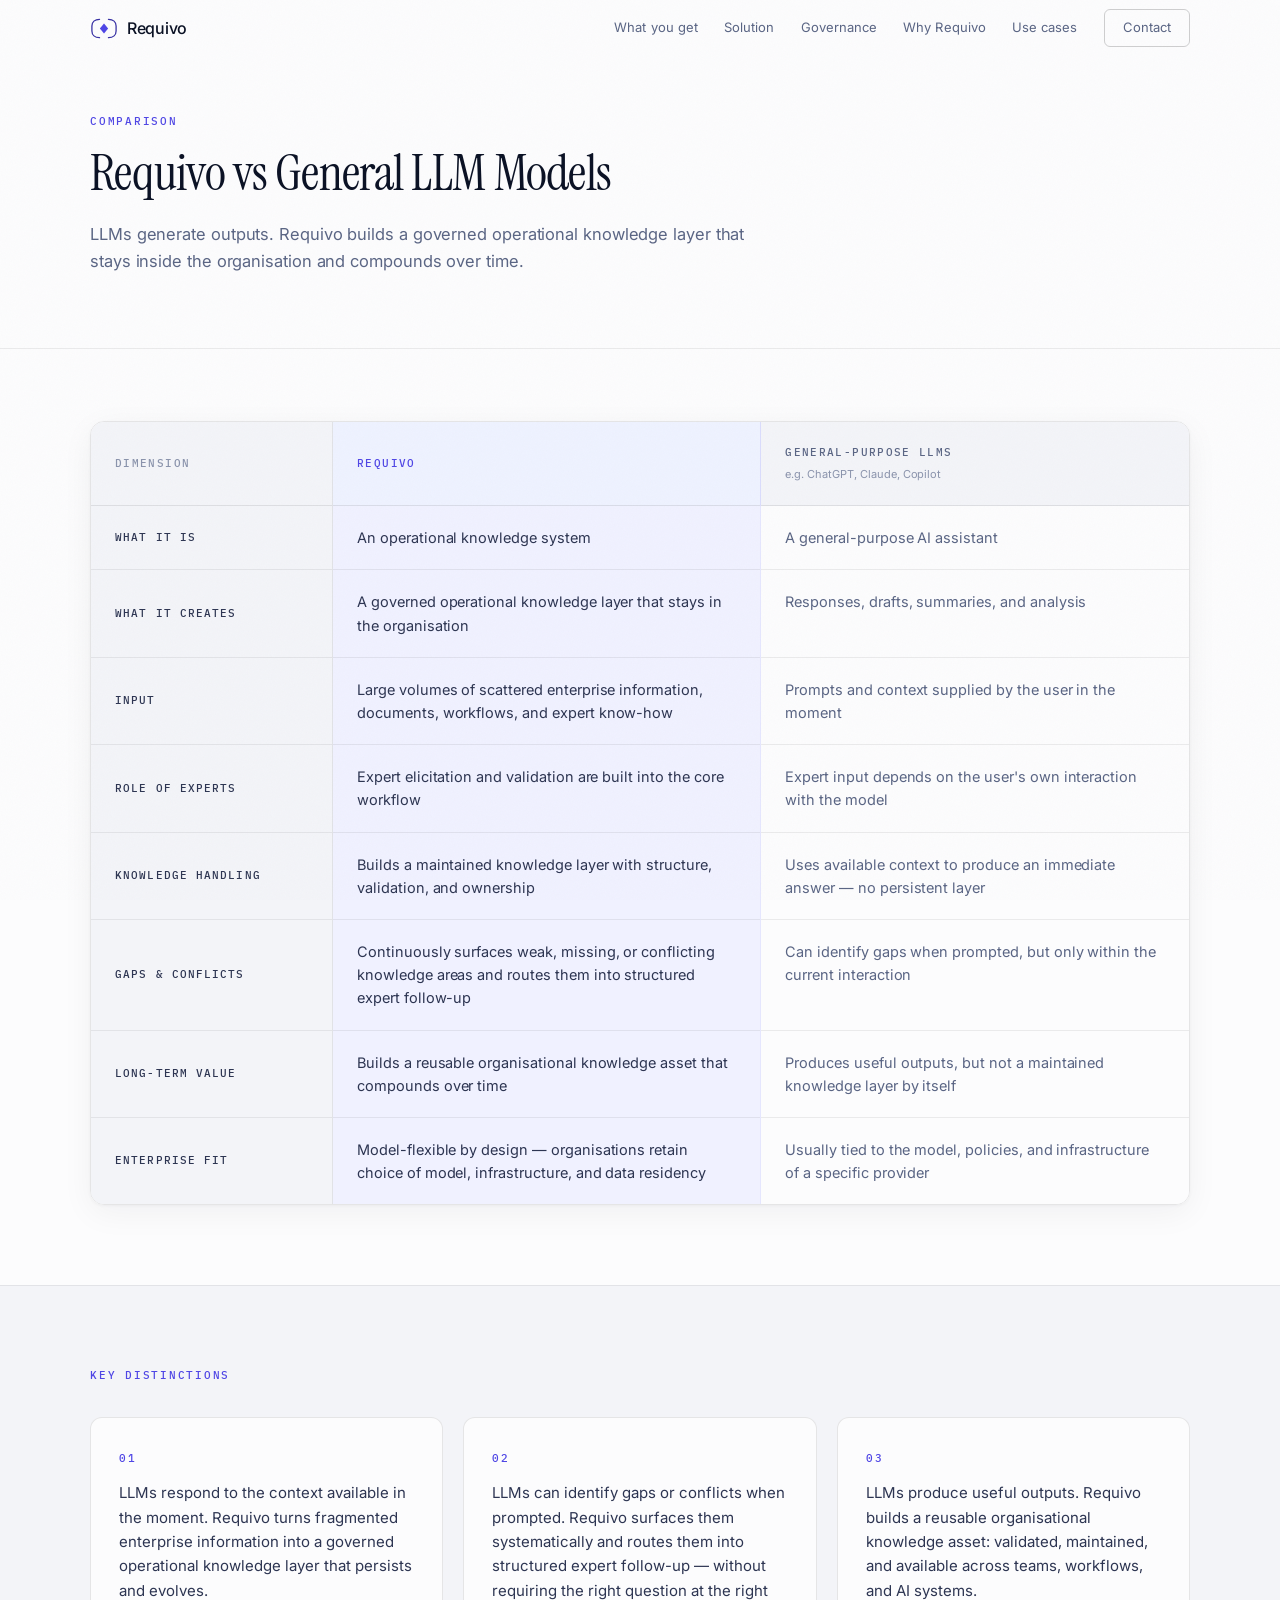
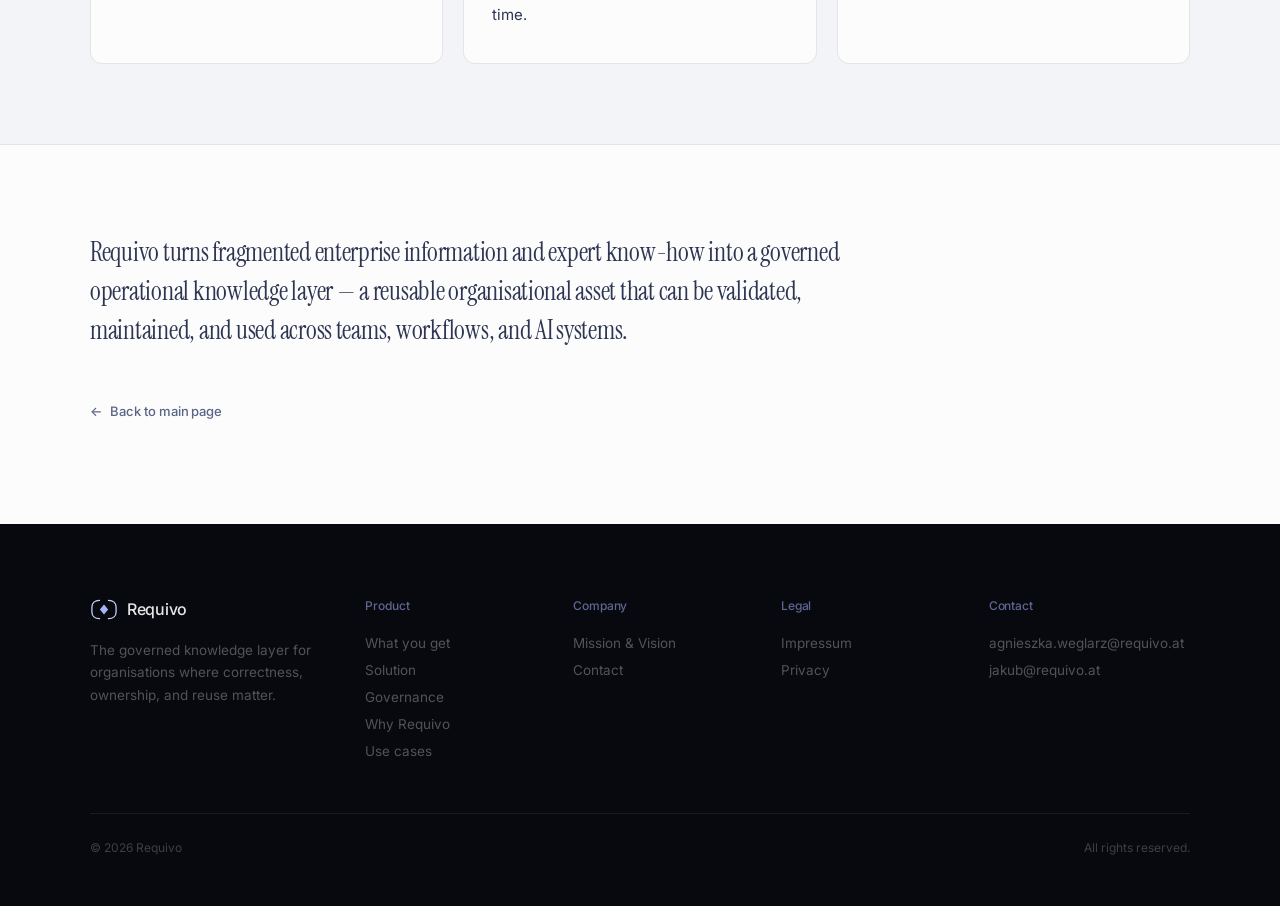
<file: requivo-vs-llm.html>
<!DOCTYPE html>
<html lang="en">
<head>
<meta charset="UTF-8" />
<meta name="viewport" content="width=device-width, initial-scale=1.0" />
<title>Requivo vs General LLM Models — Requivo</title>
<meta name="description" content="Requivo builds a governed operational knowledge layer. General LLMs generate outputs. A clear comparison for enterprise teams." />
<meta name="theme-color" content="#fcfcfd" />
<link rel="icon" href="favicon.svg" />
<link rel="preconnect" href="https://fonts.googleapis.com" />
<link rel="preconnect" href="https://fonts.gstatic.com" crossorigin />
<link href="https://fonts.googleapis.com/css2?family=Inter:wght@300;400;450;500;600&family=IBM+Plex+Mono:wght@400;500&family=Instrument+Serif:ital@0;1&display=swap" rel="stylesheet" />
<script>document.documentElement.classList.add('js');</script>
<style>
:root {
  --dark:#07090f; --light:#fcfcfd; --off:#f3f4f8;
  --text:#0a1124; --text-mid:#2d3552; --text-soft:#5a6584; --text-dim:#8a93ac;
  --indigo:#3730a3; --brand:#4f46e5;
  --indigo-pale:#f0f1ff; --indigo-soft:#eef2ff;
  --line:rgba(0,0,0,.07); --line-soft:rgba(0,0,0,.05);
  --serif:'Instrument Serif',Georgia,serif;
  --sans:'Inter',system-ui,-apple-system,sans-serif;
  --mono:'IBM Plex Mono',ui-monospace,monospace;
  --ease:cubic-bezier(.2,.7,.2,1); --max:1100px;
}
*,*::before,*::after{box-sizing:border-box;margin:0;padding:0;}
html{scroll-behavior:smooth;}
body{font-family:var(--sans);font-size:15.5px;background:var(--light);color:var(--text);line-height:1.68;font-weight:400;-webkit-font-smoothing:antialiased;text-rendering:optimizeLegibility;overflow-x:hidden;}
body::after{content:'';position:fixed;inset:0;z-index:290;pointer-events:none;opacity:.026;background-image:url("data:image/svg+xml,%3Csvg xmlns='http://www.w3.org/2000/svg' width='160' height='160'%3E%3Cfilter id='n'%3E%3CfeTurbulence type='fractalNoise' baseFrequency='0.78' numOctaves='2' stitchTiles='stitch'/%3E%3C/filter%3E%3Crect width='100%25' height='100%25' filter='url(%23n)'/%3E%3C/svg%3E");background-size:160px 160px;}
a{text-decoration:none;color:inherit;}
::selection{background:#c7d2fe;color:#1a1147;}
:focus-visible{outline:2px solid var(--brand);outline-offset:3px;border-radius:3px;}
.wrap{width:min(var(--max),calc(100% - 48px));margin:0 auto;}

/* NAV */
#nav{position:fixed;top:0;left:0;right:0;z-index:300;height:56px;border-bottom:0.5px solid transparent;transition:background .35s ease,border-color .35s ease,backdrop-filter .35s ease;}
#nav.scrolled{backdrop-filter:blur(20px) saturate(160%);-webkit-backdrop-filter:blur(20px) saturate(160%);background:rgba(252,252,253,.94);border-bottom-color:rgba(0,0,0,.07);}
.nav-inner{display:flex;align-items:center;justify-content:space-between;height:56px;gap:24px;}
.logo{display:flex;align-items:center;gap:9px;font-size:16px;font-weight:500;letter-spacing:-.018em;color:var(--text);flex-shrink:0;transition:opacity .18s ease;}
.logo:hover{opacity:.72;}
.nav-links{display:flex;align-items:center;gap:26px;}
.nav-links a{font-size:13px;font-weight:400;letter-spacing:.005em;color:var(--text-soft);transition:color .18s ease;}
.nav-links a:hover{color:var(--text);}
.nav-cta{font-size:13px;font-weight:500;padding:7px 18px;border-radius:6px;border:1px solid rgba(0,0,0,.18);color:var(--text);transition:background .18s ease,color .18s ease,border-color .18s ease;}
.nav-cta:hover{background:var(--text);color:#fff;border-color:var(--text);}

/* PAGE HEADER */
.page-header{padding:112px 0 72px;border-bottom:0.5px solid var(--line);}
.page-eyebrow{font-family:var(--mono);font-size:11px;font-weight:500;letter-spacing:.16em;text-transform:uppercase;color:var(--brand);display:block;margin-bottom:16px;}
.page-title{font-family:var(--serif);font-size:clamp(34px,4vw,54px);font-weight:400;line-height:1.06;letter-spacing:-.014em;color:var(--text);margin-bottom:20px;text-wrap:balance;}
.page-intro{font-size:16.5px;line-height:1.68;color:var(--text-soft);max-width:680px;margin-bottom:0;letter-spacing:-.005em;}

/* COMPARISON TABLE */
.cmp-section{padding:72px 0 80px;}
.cmp-table-wrap{
  border:0.5px solid rgba(0,0,0,.09);
  border-radius:14px;overflow-x:auto;-webkit-overflow-scrolling:touch;
  box-shadow:0 1px 3px rgba(10,17,36,.04),0 8px 32px rgba(10,17,36,.05);
}
.cmp-table{width:100%;min-width:720px;border-collapse:collapse;table-layout:fixed;font-family:var(--sans);}
.cmp-table colgroup col:first-child{width:22%;}
.cmp-table colgroup col:nth-child(2){width:39%;}
.cmp-table colgroup col:nth-child(3){width:39%;}
.cmp-table thead tr{border-bottom:0.5px solid rgba(0,0,0,.09);}
.cmp-table thead th{padding:22px 24px;text-align:left;font-family:var(--mono);font-size:10.5px;font-weight:500;letter-spacing:.13em;text-transform:uppercase;vertical-align:middle;}
.cmp-table thead th:first-child{background:var(--off);color:var(--text-dim);border-right:0.5px solid var(--line);}
.cmp-table thead th.col-requivo{background:var(--indigo-soft);color:var(--brand);border-right:0.5px solid rgba(79,70,229,.12);}
.cmp-table thead th.col-llm{background:var(--off);color:var(--text-soft);}
.cmp-table thead th .th-sub{display:block;font-family:var(--sans);font-size:11px;font-weight:400;letter-spacing:-.003em;text-transform:none;color:var(--text-dim);margin-top:3px;}
.cmp-table tbody tr{border-bottom:0.5px solid var(--line);}
.cmp-table tbody tr:last-child{border-bottom:none;}
.cmp-table tbody td{padding:20px 24px;vertical-align:top;line-height:1.60;letter-spacing:-.003em;font-size:14.5px;}
.cmp-table tbody td.col-dim{font-family:var(--mono);font-size:11px;font-weight:500;letter-spacing:.10em;text-transform:uppercase;color:var(--text-mid);background:var(--off);border-right:0.5px solid var(--line);vertical-align:middle;}
.cmp-table tbody td.col-requivo{background:var(--indigo-pale);color:var(--text-mid);border-right:0.5px solid rgba(79,70,229,.06);}
.cmp-table tbody td.col-llm{background:var(--light);color:var(--text-soft);}

/* DISTINCTIONS */
.distinctions-section{background:var(--off);padding:80px 0;border-top:0.5px solid var(--line);border-bottom:0.5px solid var(--line);}
.section-eyebrow{font-family:var(--mono);font-size:11px;font-weight:500;letter-spacing:.16em;text-transform:uppercase;color:var(--brand);display:block;margin-bottom:32px;}
.dist-grid{display:grid;grid-template-columns:repeat(3,1fr);gap:20px;}
.dist-card{background:var(--light);border:0.5px solid rgba(0,0,0,.09);border-radius:12px;padding:32px 28px 36px;display:flex;flex-direction:column;gap:14px;position:relative;overflow:hidden;transition:box-shadow .25s var(--ease);}
.dist-card::before{content:'';position:absolute;top:0;left:0;right:0;height:1px;background:linear-gradient(90deg,transparent 0%,var(--brand) 40%,var(--brand) 60%,transparent 100%);opacity:0;transition:opacity .35s var(--ease);}
.dist-card:hover::before{opacity:1;}
.dist-card:hover{box-shadow:0 2px 6px rgba(10,17,36,.06),0 12px 40px rgba(10,17,36,.07);}
.dist-num{font-family:var(--mono);font-size:10.5px;font-weight:500;letter-spacing:.18em;text-transform:uppercase;color:var(--brand);}
.dist-card p{font-size:15px;line-height:1.62;color:var(--text-mid);}

/* CLOSING */
.closing-section{padding:88px 0 100px;}
.closing-text{font-family:var(--serif);font-size:clamp(20px,2.2vw,26px);line-height:1.50;letter-spacing:-.010em;font-weight:400;color:var(--text-mid);max-width:800px;margin-bottom:48px;}
.back-link{display:inline-flex;align-items:center;gap:8px;font-size:13px;font-weight:500;letter-spacing:-.003em;color:var(--text-soft);transition:color .18s ease;}
.back-link::before{content:'←';transition:transform .2s var(--ease);}
.back-link:hover{color:var(--brand);}
.back-link:hover::before{transform:translateX(-3px);}

.reveal{opacity:1;transform:none;transition:opacity .6s var(--ease),transform .6s var(--ease);}
.js .reveal{opacity:0;transform:translateY(16px);}
.js .reveal.in{opacity:1;transform:none;}
.d1{transition-delay:.08s;} .d2{transition-delay:.16s;}

/* FOOTER */
footer{background:var(--dark);padding:72px 0 48px;}
.footer-grid{display:grid;grid-template-columns:1.4fr 1fr 1fr 1fr 1.2fr;gap:40px;margin-bottom:48px;}
.footer-brand{display:flex;flex-direction:column;gap:16px;}
.footer-logo{display:flex;align-items:center;gap:9px;font-size:16px;font-weight:500;color:rgba(255,255,255,.90);letter-spacing:-.018em;transition:opacity .18s ease;}
.footer-logo:hover{opacity:.72;}
.footer-brand p{font-size:13.5px;line-height:1.65;color:rgba(255,255,255,.30);max-width:280px;}
.footer-col h4{font-size:12px;font-weight:500;letter-spacing:-.005em;color:rgba(165,180,252,.55);margin-bottom:14px;}
.footer-col a,.footer-col p{display:block;font-size:13.5px;line-height:2.0;color:rgba(255,255,255,.30);transition:color .18s ease;}
.footer-col a:hover{color:rgba(255,255,255,.88);}
.footer-bottom{padding-top:24px;border-top:0.5px solid rgba(255,255,255,.08);display:flex;justify-content:space-between;font-size:12px;color:rgba(255,255,255,.22);}

@media(max-width:1080px){.footer-grid{grid-template-columns:1fr 1fr;}.dist-grid{grid-template-columns:1fr 1fr;}}
@media(max-width:768px){.wrap{width:calc(100% - 32px);}.nav-links a:not(.nav-cta){display:none;}.page-header{padding:88px 0 56px;}.dist-grid{grid-template-columns:1fr;}.footer-grid{grid-template-columns:1fr 1fr;}.footer-bottom{flex-direction:column;gap:6px;}}
</style>
</head>
<body>

<nav id="nav">
  <div class="wrap nav-inner">
    <a href="index.html" class="logo" aria-label="Requivo home">
      <svg viewBox="0 0 44 36" width="28" height="23" fill="none" xmlns="http://www.w3.org/2000/svg" aria-hidden="true">
        <path d="M15 3.5 C7.5 3.5,3 8,3 14 L3 22 C3 28,7.5 32.5,15 32.5" stroke="#3730a3" stroke-width="2" stroke-linecap="round" fill="none"/>
        <path d="M29 3.5 C36.5 3.5,41 8,41 14 L41 22 C41 28,36.5 32.5,29 32.5" stroke="#3730a3" stroke-width="2" stroke-linecap="round" fill="none"/>
        <polygon points="22,10 28.5,18 22,26 15.5,18" fill="#4f46e5"/>
      </svg>
      Requivo
    </a>
    <div class="nav-links">
      <a href="index.html#what-you-get">What you get</a>
      <a href="index.html#solution">Solution</a>
      <a href="index.html#governance">Governance</a>
      <a href="index.html#why">Why Requivo</a>
      <a href="index.html#use-cases">Use cases</a>
      <a href="index.html#contact" class="nav-cta">Contact</a>
    </div>
  </div>
</nav>

<div class="page-header">
  <div class="wrap">
    <span class="page-eyebrow reveal">Comparison</span>
    <h1 class="page-title reveal d1">Requivo vs General LLM Models</h1>
    <p class="page-intro reveal d1">LLMs generate outputs. Requivo builds a governed operational knowledge layer that stays inside the organisation and compounds over time.</p>
  </div>
</div>

<section class="cmp-section">
  <div class="wrap">
    <div class="cmp-table-wrap reveal">
      <table class="cmp-table" aria-label="Requivo vs General LLM Models comparison">
        <colgroup><col /><col /><col /></colgroup>
        <thead>
          <tr>
            <th scope="col">Dimension</th>
            <th scope="col" class="col-requivo">Requivo</th>
            <th scope="col" class="col-llm">General-purpose LLMs<span class="th-sub">e.g. ChatGPT, Claude, Copilot</span></th>
          </tr>
        </thead>
        <tbody>
          <tr>
            <td class="col-dim">What it is</td>
            <td class="col-requivo">An operational knowledge system</td>
            <td class="col-llm">A general-purpose AI assistant</td>
          </tr>
          <tr>
            <td class="col-dim">What it creates</td>
            <td class="col-requivo">A governed operational knowledge layer that stays in the organisation</td>
            <td class="col-llm">Responses, drafts, summaries, and analysis</td>
          </tr>
          <tr>
            <td class="col-dim">Input</td>
            <td class="col-requivo">Large volumes of scattered enterprise information, documents, workflows, and expert know-how</td>
            <td class="col-llm">Prompts and context supplied by the user in the moment</td>
          </tr>
          <tr>
            <td class="col-dim">Role of experts</td>
            <td class="col-requivo">Expert elicitation and validation are built into the core workflow</td>
            <td class="col-llm">Expert input depends on the user's own interaction with the model</td>
          </tr>
          <tr>
            <td class="col-dim">Knowledge handling</td>
            <td class="col-requivo">Builds a maintained knowledge layer with structure, validation, and ownership</td>
            <td class="col-llm">Uses available context to produce an immediate answer — no persistent layer</td>
          </tr>
          <tr>
            <td class="col-dim">Gaps &amp; conflicts</td>
            <td class="col-requivo">Continuously surfaces weak, missing, or conflicting knowledge areas and routes them into structured expert follow-up</td>
            <td class="col-llm">Can identify gaps when prompted, but only within the current interaction</td>
          </tr>
          <tr>
            <td class="col-dim">Long-term value</td>
            <td class="col-requivo">Builds a reusable organisational knowledge asset that compounds over time</td>
            <td class="col-llm">Produces useful outputs, but not a maintained knowledge layer by itself</td>
          </tr>
          <tr>
            <td class="col-dim">Enterprise fit</td>
            <td class="col-requivo">Model-flexible by design — organisations retain choice of model, infrastructure, and data residency</td>
            <td class="col-llm">Usually tied to the model, policies, and infrastructure of a specific provider</td>
          </tr>
        </tbody>
      </table>
    </div>
  </div>
</section>

<section class="distinctions-section">
  <div class="wrap">
    <span class="section-eyebrow reveal">Key distinctions</span>
    <div class="dist-grid">
      <div class="dist-card reveal">
        <div class="dist-num">01</div>
        <p>LLMs respond to the context available in the moment. Requivo turns fragmented enterprise information into a governed operational knowledge layer that persists and evolves.</p>
      </div>
      <div class="dist-card reveal d1">
        <div class="dist-num">02</div>
        <p>LLMs can identify gaps or conflicts when prompted. Requivo surfaces them systematically and routes them into structured expert follow-up — without requiring the right question at the right time.</p>
      </div>
      <div class="dist-card reveal d2">
        <div class="dist-num">03</div>
        <p>LLMs produce useful outputs. Requivo builds a reusable organisational knowledge asset: validated, maintained, and available across teams, workflows, and AI systems.</p>
      </div>
    </div>
  </div>
</section>

<section class="closing-section">
  <div class="wrap">
    <p class="closing-text reveal">Requivo turns fragmented enterprise information and expert know-how into a governed operational knowledge layer — a reusable organisational asset that can be validated, maintained, and used across teams, workflows, and AI systems.</p>
    <a class="back-link" href="index.html">Back to main page</a>
  </div>
</section>

<footer>
  <div class="wrap">
    <div class="footer-grid">
      <div class="footer-brand">
        <a href="index.html" class="footer-logo" aria-label="Requivo home">
          <svg viewBox="0 0 44 36" width="28" height="23" fill="none" xmlns="http://www.w3.org/2000/svg" aria-hidden="true">
            <path d="M15 3.5 C7.5 3.5,3 8,3 14 L3 22 C3 28,7.5 32.5,15 32.5" stroke="#c7d2fe" stroke-width="2" stroke-linecap="round" fill="none"/>
            <path d="M29 3.5 C36.5 3.5,41 8,41 14 L41 22 C41 28,36.5 32.5,29 32.5" stroke="#c7d2fe" stroke-width="2" stroke-linecap="round" fill="none"/>
            <polygon points="22,10 28.5,18 22,26 15.5,18" fill="#a5b4fc"/>
          </svg>
          Requivo
        </a>
        <p>The governed knowledge layer for organisations where correctness, ownership, and reuse matter.</p>
      </div>
      <div class="footer-col"><h4>Product</h4><a href="index.html#what-you-get">What you get</a><a href="index.html#solution">Solution</a><a href="index.html#governance">Governance</a><a href="index.html#why">Why Requivo</a><a href="index.html#use-cases">Use cases</a></div>
      <div class="footer-col"><h4>Company</h4><a href="mission-vision.html">Mission &amp; Vision</a><a href="index.html#contact">Contact</a></div>
      <div class="footer-col"><h4>Legal</h4><a href="impressum.html">Impressum</a><a href="privacy.html">Privacy</a></div>
      <div class="footer-col"><h4>Contact</h4><a href="mailto:agnieszka.weglarz@requivo.at">agnieszka.weglarz@requivo.at</a><a href="mailto:jakub@requivo.at">jakub@requivo.at</a></div>
    </div>
    <div class="footer-bottom"><span>&copy; 2026 Requivo</span><span>All rights reserved.</span></div>
  </div>
</footer>

<script>(function(){var nav=document.getElementById('nav');if(!nav)return;function u(){if(window.scrollY>20)nav.classList.add('scrolled');else nav.classList.remove('scrolled');}u();window.addEventListener('scroll',u,{passive:true});})();</script>
<script>document.addEventListener('DOMContentLoaded',function(){var reveals=document.querySelectorAll('.reveal');if(!('IntersectionObserver' in window)){reveals.forEach(function(el){el.classList.add('in');});return;}var obs=new IntersectionObserver(function(entries,o){entries.forEach(function(e){if(e.isIntersecting){e.target.classList.add('in');o.unobserve(e.target);}});},{threshold:.10,rootMargin:'0px 0px -40px 0px'});reveals.forEach(function(el){obs.observe(el);});});</script>
</body>
</html>
</file>
